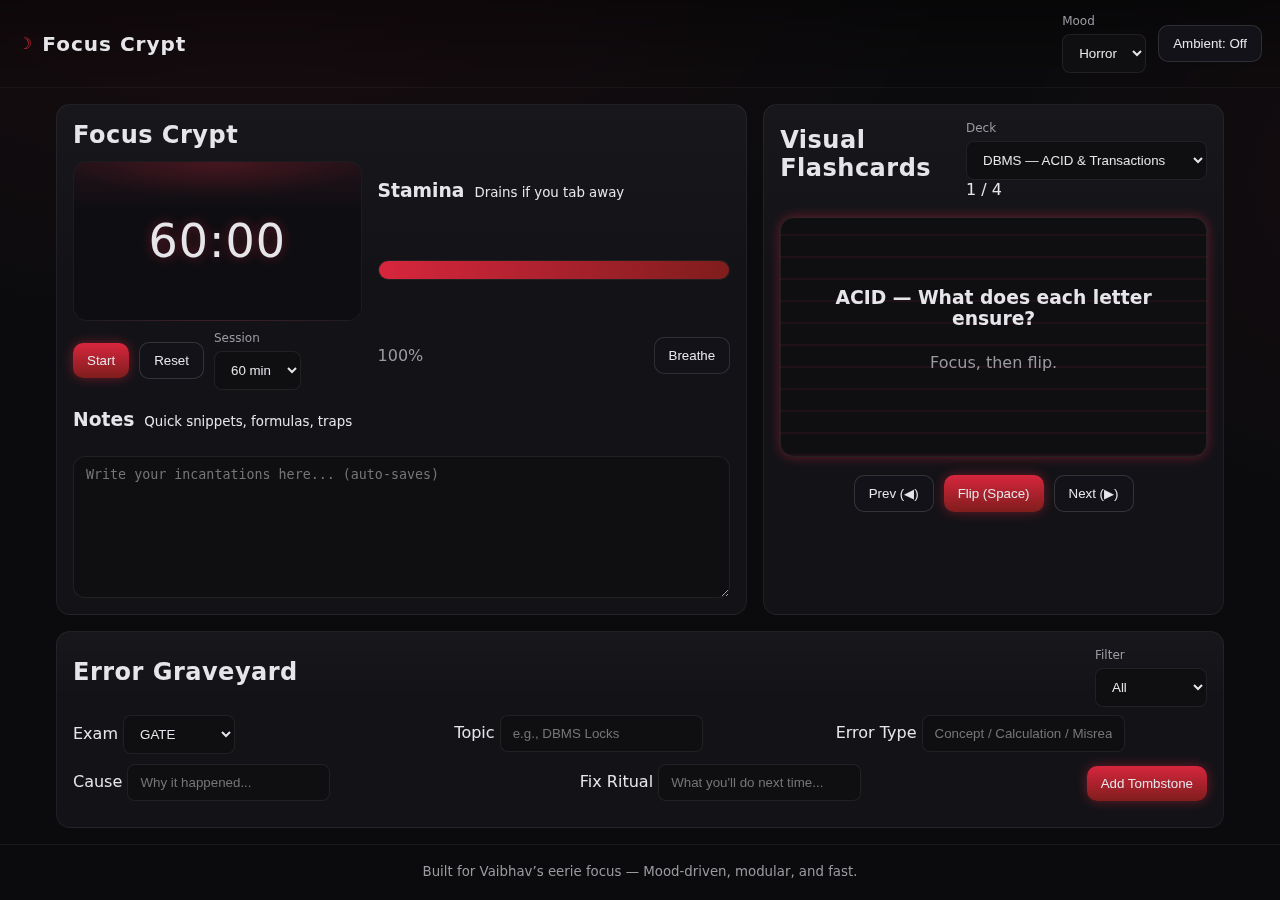
<file: CHATGPT_5/GATE_CLERK_LT website/index.html>
<!DOCTYPE html>
<html lang="en" class="theme-horror">
<head>
  <meta charset="UTF-8" />
  <meta name="viewport" content="width=device-width, initial-scale=1.0"/>
  <title>Focus Crypt — Horror Prep UI</title>
  <link rel="stylesheet" href="styles.css"/>
</head>
<body>
  <header class="topbar">
    <div class="brand">
      <span class="logo">☽</span>
      <h1>Focus Crypt</h1>
    </div>

    <div class="controls">
      <label class="control">
        Mood
        <select id="themeSelect" aria-label="Mood theme">
          <option value="horror" selected>Horror</option>
          <option value="desi">Desi</option>
          <option value="neon">Neon</option>
        </select>
      </label>

      <button id="ambientToggle" class="ghost-btn" aria-pressed="false" title="Ambient sound">
        Ambient: Off
      </button>
    </div>
  </header>

  <main class="grid">
    <!-- Focus Crypt -->
    <section id="focusCrypt" class="panel">
      <h2>Focus Crypt</h2>

      <div class="focus-row">
        <div class="timer">
          <div class="timer-face" id="timerFace">
            <span id="timeDisplay">60:00</span>
          </div>
          <div class="timer-controls">
            <button id="startPauseBtn" class="primary">Start</button>
            <button id="resetBtn" class="secondary">Reset</button>
            <label class="inline">
              Session
              <select id="sessionLength">
                <option value="25">25 min</option>
                <option value="45">45 min</option>
                <option value="60" selected>60 min</option>
                <option value="90">90 min</option>
              </select>
            </label>
          </div>
        </div>

        <div class="stamina">
          <div class="stamina-head">
            <h3>Stamina</h3>
            <small>Drains if you tab away</small>
          </div>
          <div class="stamina-bar">
            <div id="staminaFill"></div>
          </div>
          <div class="stamina-meta">
            <span id="staminaPct">100%</span>
            <button id="restoreBtn" class="ghost-btn" title="Slow restore">Breathe</button>
          </div>
        </div>
      </div>

      <div class="notes">
        <label for="studyNotes" class="notes-head">
          <h3>Notes</h3>
          <small>Quick snippets, formulas, traps</small>
        </label>
        <textarea id="studyNotes" rows="8" placeholder="Write your incantations here... (auto-saves)"></textarea>
      </div>
    </section>

    <!-- Visual Flashcards -->
    <section id="flashcards" class="panel">
      <div class="panel-head">
        <h2>Visual Flashcards</h2>
        <div class="deck-controls">
          <label class="control">
            Deck
            <select id="deckSelect">
              <option value="dbms">DBMS — ACID & Transactions</option>
              <option value="cn">Computer Networks — Protocols</option>
              <option value="gs">GS — Polity Bite-Sized</option>
            </select>
          </label>
          <span id="cardCounter">1 / 1</span>
        </div>
      </div>

      <div class="card-stage">
        <div class="flip-card" id="flipCard" tabindex="0" aria-label="Flashcard">
          <div class="flip-card-inner" id="flipInner">
            <div class="flip-card-front" id="cardFront">
              <!-- Front content injected by JS -->
            </div>
            <div class="flip-card-back" id="cardBack">
              <!-- Back content injected by JS -->
            </div>
          </div>
        </div>
      </div>

      <div class="card-actions">
        <button id="prevCard" class="secondary">Prev (◀)</button>
        <button id="flipBtn" class="primary">Flip (Space)</button>
        <button id="nextCard" class="secondary">Next (▶)</button>
      </div>
    </section>

    <!-- Error Graveyard -->
    <section id="errorGraveyard" class="panel">
      <div class="panel-head">
        <h2>Error Graveyard</h2>
        <div class="filters">
          <label class="control">
            Filter
            <select id="filterExam">
              <option value="all" selected>All</option>
              <option value="GATE">GATE</option>
              <option value="SBI">SBI Clerk</option>
              <option value="IBPS">IBPS Clerk</option>
              <option value="LT">LT Grade</option>
            </select>
          </label>
        </div>
      </div>

      <form id="errorForm" class="grave-form">
        <div class="row">
          <label>Exam
            <select name="exam" required>
              <option value="GATE">GATE</option>
              <option value="SBI">SBI Clerk</option>
              <option value="IBPS">IBPS Clerk</option>
              <option value="LT">LT Grade</option>
            </select>
          </label>
          <label>Topic
            <input name="topic" placeholder="e.g., DBMS Locks" required/>
          </label>
          <label>Error Type
            <input name="type" placeholder="Concept / Calculation / Misread" required/>
          </label>
        </div>
        <div class="row">
          <label>Cause
            <input name="cause" placeholder="Why it happened..." />
          </label>
          <label>Fix Ritual
            <input name="fix" placeholder="What you'll do next time..." />
          </label>
          <button class="primary add-btn" type="submit">Add Tombstone</button>
        </div>
      </form>

      <div id="graveyardList" class="graveyard">
        <!-- Tombstones injected here -->
      </div>
    </section>
  </main>

  <footer class="footer">
    <small>Built for Vaibhav’s eerie focus — Mood-driven, modular, and fast.</small>
  </footer>

  <script src="script.js"></script>
</body>
</html>
</file>
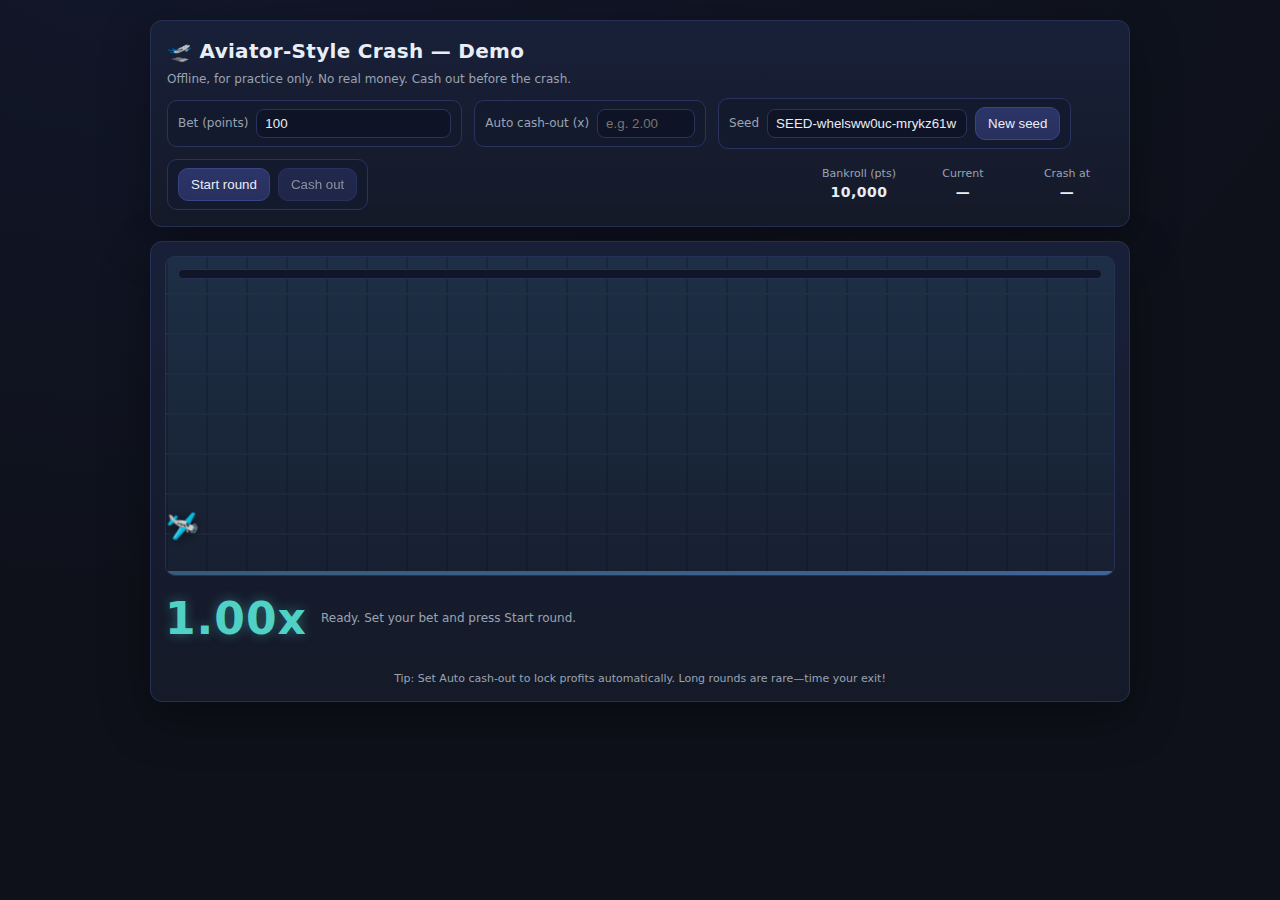
<file: CHATGPT_5/GAMES/aviator.html>
<!DOCTYPE html>
<html lang="en">
<head>
<meta charset="utf-8" />
<meta name="viewport" content="width=device-width,initial-scale=1" />
<title>Aviator-Style Crash — Demo (Offline, No Real Money)</title>
<style>
  :root{
    --bg:#0e111a; --panel:#151a28; --text:#e9edf5; --muted:#9aa3b2;
    --accent:#4fd1c5; --good:#7ddb29; --bad:#ff6b6b; --warn:#ffd166;
    --grid:#1b2135; --neon:#5ce1e6;
  }
  *{box-sizing:border-box}
  body{
    margin:0; font:14px/1.4 system-ui,Segoe UI,Roboto,Helvetica,Arial,sans-serif;
    color:var(--text); background: radial-gradient(1200px 700px at 15% -10%, #12172b, #0e111a);
    min-height:100vh; display:grid; place-items:start center; padding:20px;
  }
  .app{ width:min(100%, 980px); }
  header, .board, .panel{
    background: linear-gradient(180deg, #182039, var(--panel));
    border:1px solid #263055; border-radius:12px; box-shadow:0 16px 48px rgba(0,0,0,0.35);
  }
  header{ padding:16px; margin-bottom:14px; }
  h1{ margin:0 0 6px 0; font-size:20px; letter-spacing:.3px; }
  .subtitle{ color:var(--muted); font-size:12px; }

  .controls{ display:flex; flex-wrap:wrap; gap:10px 12px; align-items:center; margin-top:10px; }
  .group{
    display:flex; gap:8px; align-items:center; background:#141a2e; border:1px solid #2a335e;
    border-radius:10px; padding:8px 10px;
  }
  label{ color:var(--muted); font-size:12px; }
  input[type="number"], input[type="text"]{
    background:#0f1326; color:var(--text); border:1px solid #2a335e; border-radius:8px; padding:6px 8px; min-width:84px; outline:none;
  }
  button{
    background: linear-gradient(180deg, #2b3568, #28305e); color:var(--text); border:1px solid #3a4586;
    padding:8px 12px; border-radius:10px; cursor:pointer; transition:transform .04s ease, filter .2s ease;
  }
  button:hover{ filter:brightness(1.08); }
  button:active{ transform:translateY(1px); }
  button[disabled]{ opacity:.55; cursor:not-allowed; }

  .stats{ margin-left:auto; display:flex; gap:12px; align-items:center; }
  .stat{ display:grid; gap:2px; text-align:center; min-width:92px; }
  .label{ color:var(--muted); font-size:11px; }
  .value{ font-weight:700; letter-spacing:.5px; }

  .board{ padding:14px; }
  .stage{
    position:relative; overflow:hidden; height:320px; border-radius:10px;
    background:
      linear-gradient(180deg, rgba(92,225,230,0.08), rgba(92,225,230,0.02)),
      repeating-linear-gradient(0deg, var(--grid), var(--grid) 2px, transparent 2px, transparent 40px),
      repeating-linear-gradient(90deg, #12172b, #12172b 2px, transparent 2px, transparent 40px);
    border:1px solid #263055;
  }

  .ground{
    position:absolute; left:0; right:0; bottom:0; height:4px; background:linear-gradient(90deg,#2e375e,#384381);
    box-shadow:0 0 24px rgba(92,225,230,0.25) inset;
  }
  .plane{
    position:absolute; left:0; bottom:30px; font-size:26px; filter: drop-shadow(0 2px 6px rgba(0,0,0,.6));
    transform: translate(0,0) rotate(-6deg);
    transition: filter .2s ease;
  }
  .trail{
    position:absolute; left:0; bottom:32px; height:2px; background: linear-gradient(90deg, rgba(92,225,230,0.8), rgba(92,225,230,0.05));
    box-shadow:0 0 10px rgba(92,225,230,0.6);
    transform-origin:left center;
  }
  .progress{
    position:absolute; top:12px; left:12px; right:12px; height:10px; border-radius:6px;
    background:#101528; border:1px solid #263055; overflow:hidden;
  }
  .progress > .fill{
    height:100%; width:0%; background: linear-gradient(90deg, var(--neon), #00ffa3);
    box-shadow: 0 0 18px rgba(92,225,230,0.55);
    transition: width .1s linear;
  }

  .hud{
    display:flex; align-items:center; gap:14px; margin-top:12px; flex-wrap:wrap;
  }
  .mult{
    font-size:44px; font-weight:900; letter-spacing:1px;
    text-shadow: 0 0 12px rgba(92,225,230,0.35);
    color:var(--accent);
  }
  .mult.crash{ color:var(--bad); text-shadow:0 0 10px rgba(255,107,107,0.4); }
  .hint{ color:var(--muted); font-size:12px; }

  .history{
    margin-top:12px; display:flex; gap:8px; flex-wrap:wrap;
  }
  .chip{
    padding:6px 10px; border-radius:999px; font-weight:700; font-size:12px;
    border:1px solid #2a335e; background:#141a2e; color:#cbd5e8;
  }
  .chip.win{ color:#e6fffa; background:#0e2a25; border-color:#1f6b5d; }
  .chip.lose{ color:#ffecec; background:#2a1216; border-color:#5c1f31; }

  .toast{
    position:absolute; left:50%; top:18%; transform:translateX(-50%);
    background: rgba(12,16,30,0.8); border:1px solid #2a335e; color:#e9edf5;
    padding:10px 14px; border-radius:10px; font-weight:700; letter-spacing:.3px;
    box-shadow:0 12px 28px rgba(0,0,0,0.35);
    opacity:0; pointer-events:none; transition: opacity .25s ease, transform .25s ease;
  }
  .toast.show{ opacity:1; transform:translateX(-50%) translateY(0); }
  .footer{ color:var(--muted); margin-top:10px; font-size:11px; text-align:center; }
</style>
</head>
<body>
<div class="app">
  <header>
    <h1>🛫 Aviator‑Style Crash — Demo</h1>
    <div class="subtitle">Offline, for practice only. No real money. Cash out before the crash.</div>
    <div class="controls">
      <div class="group">
        <label>Bet (points)</label>
        <input id="bet" type="number" min="1" step="1" value="100" />
      </div>
      <div class="group">
        <label>Auto cash‑out (x)</label>
        <input id="auto" type="number" min="1.01" max="100" step="0.01" placeholder="e.g. 2.00" />
      </div>
      <div class="group">
        <label>Seed</label>
        <input id="seed" type="text" value="" style="min-width:200px" />
        <button id="newSeed">New seed</button>
      </div>
      <div class="group">
        <button id="start">Start round</button>
        <button id="cash" disabled>Cash out</button>
      </div>
      <div class="stats">
        <div class="stat">
          <div class="label">Bankroll (pts)</div>
          <div class="value" id="bank">10000</div>
        </div>
        <div class="stat">
          <div class="label">Current</div>
          <div class="value" id="current">—</div>
        </div>
        <div class="stat">
          <div class="label">Crash at</div>
          <div class="value" id="crash">—</div>
        </div>
      </div>
    </div>
  </header>

  <div class="board">
    <div class="stage" id="stage">
      <div class="progress"><div class="fill" id="progressFill"></div></div>
      <div class="trail" id="trail" style="width:0px"></div>
      <div class="plane" id="plane">🛩️</div>
      <div class="ground"></div>
      <div class="toast" id="toast"></div>
    </div>

    <div class="hud">
      <div class="mult" id="mult">1.00x</div>
      <div class="hint" id="status">Ready. Set your bet and press Start round.</div>
    </div>

    <div class="history" id="history"></div>
    <div class="footer">Tip: Set Auto cash‑out to lock profits automatically. Long rounds are rare—time your exit!</div>
  </div>
</div>

<script>
(() => {
  // ---------- Utilities
  const $ = sel => document.querySelector(sel);
  const randSeed = () => 'SEED-' + Math.random().toString(36).slice(2) + '-' + Date.now().toString(36);
  const clamp = (v, a, b) => Math.max(a, Math.min(b, v));
  const fmt = n => Number(n).toLocaleString(undefined, {maximumFractionDigits: 2});
  const fmtX = n => (Number(n).toFixed(2)) + 'x';

  // Simple string hash -> 32-bit int
  function hash32(str) {
    let h = 2166136261 >>> 0;
    for (let i=0;i<str.length;i++) {
      h ^= str.charCodeAt(i);
      h = Math.imul(h, 16777619);
    }
    return h >>> 0;
  }
  // Deterministic PRNG (Mulberry32)
  function mulberry32(seed) {
    return function() {
      let t = seed += 0x6D2B79F5;
      t = Math.imul(t ^ (t >>> 15), t | 1);
      t ^= t + Math.imul(t ^ (t >>> 7), t | 61);
      return ((t ^ (t >>> 14)) >>> 0) / 4294967296;
    }
  }

  // Crash generator (heavy-tailed, reproducible)
  function generateCrash(seedText, nonce) {
    const prng = mulberry32(hash32(seedText + ':' + nonce));
    const u1 = prng();
    if (prng() < 0.0125) return 1.00; // small chance of instant bust
    const raw = 1 / (1 - u1); // heavy tail: P(M > m) ~ 1/m
    const capped = Math.min(raw, 100); // cap for demo
    return Number(capped.toFixed(2));
  }

  // Web Audio beeps
  const AudioKit = (() => {
    let ctx;
    function ensure() { if (!ctx) ctx = new (window.AudioContext || window.webkitAudioContext)(); }
    function tone(freq, ms=120, type='sine', vol=0.05) {
      try {
        ensure();
        const o = ctx.createOscillator(), g = ctx.createGain();
        o.type = type; o.frequency.value = freq; g.gain.value = vol;
        o.connect(g).connect(ctx.destination);
        const now = ctx.currentTime;
        o.start(now);
        g.gain.setValueAtTime(vol, now);
        g.gain.exponentialRampToValueAtTime(0.0001, now + ms/1000);
        o.stop(now + ms/1000 + 0.02);
      } catch {}
    }
    return {
      tick: () => tone(700, 60, 'triangle', 0.03),
      cash: () => { [660, 880, 990].forEach((f,i)=>setTimeout(()=>tone(f,90,'triangle',0.05), i*100)); },
      boom: () => { tone(160, 160, 'sawtooth', 0.06); setTimeout(()=>tone(90, 160, 'sawtooth', 0.06), 120); }
    }
  })();

  // ---------- Elements
  const betEl = $('#bet');
  const autoEl = $('#auto');
  const seedEl = $('#seed');
  const bankEl = $('#bank');
  const currentEl = $('#current');
  const crashEl = $('#crash');
  const startBtn = $('#start');
  const cashBtn = $('#cash');
  const trailEl = $('#trail');
  const planeEl = $('#plane');
  const multEl = $('#mult');
  const statusEl = $('#status');
  const progFill = $('#progressFill');
  const toastEl = $('#toast');
  const historyEl = $('#history');
  const stageEl = $('#stage');

  // ---------- State
  let bankroll = 10000;
  let running = false, crashed = false, cashed = false;
  let startT = 0, T = 0, rafId = null;
  let currentMult = 1.00, crashAt = null;
  let nonce = 1;

  // Defaults
  seedEl.value = randSeed();

  $('#newSeed').addEventListener('click', () => {
    seedEl.value = randSeed();
    toast("Seed changed. Results will differ.");
  });

  function setBankroll(v){ bankroll = Math.max(0, Math.round(v)); bankEl.textContent = fmt(bankroll); }

  // Toast + Hindi line overlay
  function toast(text){
    toastEl.textContent = text;
    toastEl.classList.add('show');
    setTimeout(()=>toastEl.classList.remove('show'), 1500);
  }

  // Layout helper
  function stageWidth(){ return stageEl.clientWidth - 24; } // padding for visual nicety

  // Start round
  startBtn.addEventListener('click', () => {
    if (running) return;
    const bet = Math.max(1, Math.floor(Number(betEl.value || 0)));
    if (bet > bankroll) { statusEl.textContent = "Not enough points for that bet."; return; }

    // Prepare round
    crashed = false; cashed = false; running = true;
    setBankroll(bankroll - bet);
    currentMult = 1.00;
    const seed = seedEl.value.trim() || randSeed();
    crashAt = generateCrash(seed, nonce++);
    crashEl.textContent = fmtX(crashAt);
    currentEl.textContent = fmtX(currentMult);
    multEl.classList.remove('crash');
    multEl.textContent = fmtX(currentMult);
    statusEl.textContent = "Udaan shuru... dhyan se dekh.";
    toast("उड़ान शुरू!");
    progFill.style.width = '0%';
    trailEl.style.width = '0px';
    planeEl.style.left = '0px';
    planeEl.style.bottom = '30px';
    cashBtn.disabled = false;
    startBtn.disabled = true;

    // Time to reach crash: m(t) = e^{k t}; T = ln(crashAt)/k
    const k = 0.28; // speed
    T = Math.log(crashAt) / k;
    startT = performance.now();
    loop(bet, k);
  });

  // Cash out
  cashBtn.addEventListener('click', () => doCashOut());

  function doCashOut() {
    if (!running || crashed || cashed) return;
    cashed = true; running = false;
    cancelAnimationFrame(rafId);
    const bet = Math.max(1, Math.floor(Number(betEl.value || 0)));
    const win = Math.floor(bet * currentMult);
    setBankroll(bankroll + win);
    statusEl.textContent = `Cashed at ${fmtX(currentMult)} • Won ${fmt(win)} pts`;
    addHistory(currentMult, crashAt, true);
    AudioKit.cash();
    toast("समय पर निकले!");
    cashBtn.disabled = true;
    startBtn.disabled = false;
  }

  // Animation loop
  function loop(bet, k){
    rafId = requestAnimationFrame(ts => {
      const elapsed = (ts - startT) / 1000; // seconds
      // Exponential climb
      currentMult = Math.max(1.00, Math.exp(k * elapsed));
      if (!cashed) AudioKit.tick();

      // Auto cash-out
      const autoVal = Number(autoEl.value);
      if (!cashed && autoVal && currentMult >= autoVal) {
        return doCashOut();
      }

      // Update UI
      multEl.textContent = fmtX(currentMult);
      currentEl.textContent = fmtX(currentMult);

      // Plane position and trail
      const progressRatio = clamp(Math.log(currentMult) / Math.log(crashAt || 2), 0, 1);
      const x = Math.floor(progressRatio * stageWidth());
      planeEl.style.left = x + 'px';
      planeEl.style.bottom = (30 + Math.sqrt(progressRatio) * 120) + 'px';
      trailEl.style.width = Math.max(0, x - 8) + 'px';
      progFill.style.width = (progressRatio * 100).toFixed(1) + '%';

      // Crash check
      if (currentMult >= crashAt && !cashed) {
        running = false; crashed = true;
        multEl.classList.add('crash');
        multEl.textContent = fmtX(crashAt) + ' — CRASH';
        statusEl.textContent = `Crashed at ${fmtX(crashAt)} • Lost ${fmt(bet)} pts`;
        addHistory(currentMult, crashAt, false);
        planeEl.style.filter = 'brightness(1.3) contrast(1.2)';
        AudioKit.boom();
        toast("गिर गया... अगला राउंड?");
        cashBtn.disabled = true;
        startBtn.disabled = false;
        return;
      }

      if (running) loop(bet, k);
    });
  }

  // History chips
  function addHistory(cashAtMult, crashedAt, win){
    const chip = document.createElement('div');
    chip.className = 'chip ' + (win ? 'win' : 'lose');
    chip.textContent = (win ? 'Won @ ' : 'Bust @ ') + (win ? fmtX(cashAtMult) : fmtX(crashedAt));
    historyEl.prepend(chip);
    // Limit chips
    while (historyEl.childElementCount > 24) historyEl.lastElementChild.remove();
  }

  // Keyboard shortcuts
  window.addEventListener('keydown', (e) => {
    if (e.key.toLowerCase() === 's') startBtn.click();
    if (e.key.toLowerCase() === 'c') cashBtn.click();
  });

  // Initialize bankroll display
  setBankroll(bankroll);
})();
</script>
</body>
</html>
</file>
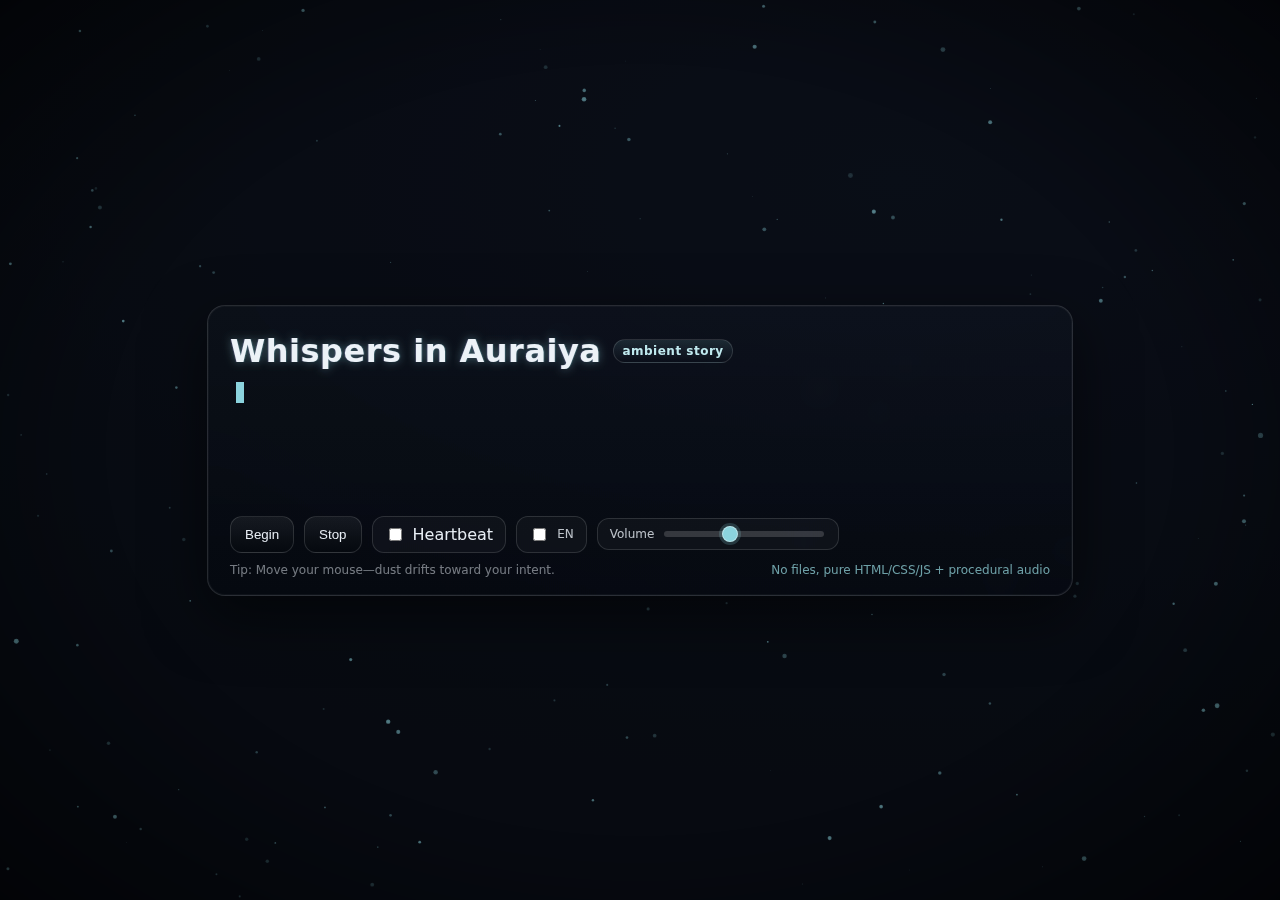
<file: CHATGPT_5/GAMES/intersting1.html>
<!DOCTYPE html>
<html lang="en">
<head>
<meta charset="utf-8" />
<meta name="viewport" content="width=device-width, initial-scale=1" />
<title>Whisper Canvas — Interactive Ambient Story</title>
<style>
  :root{
    --bg1:#05060a;
    --bg2:#0b0e17;
    --accent:#8bd3dd;
    --soft:#ffffffcc;
    --glass:#ffffff10;
    --glass-border:#ffffff22;
    --glow:#8bd3dd55;
    --caret:#8bd3dd;
  }
  html,body{
    margin:0; height:100%; background: radial-gradient(1200px 600px at 70% 20%, var(--bg2), var(--bg1));
    color:#e8eef5; font-family: ui-sans-serif,system-ui,Segoe UI,Roboto,Helvetica,Arial; overflow:hidden;
  }
  canvas#space{position:fixed; inset:0; z-index:0;}
  .vignette::after{
    content:""; position:fixed; inset:-5vmin; pointer-events:none; z-index:1;
    background: radial-gradient(ellipse at center, #0000 55%, #0008 90%, #000d 100%);
  }
  .center{
    position:fixed; inset:0; display:grid; place-items:center; z-index:2; padding:2rem;
  }
  .panel{
    width:min(820px, 92vw);
    background: linear-gradient(180deg, #ffffff05, #00000020);
    border:1px solid var(--glass-border); backdrop-filter: blur(12px) saturate(120%);
    box-shadow: 0 20px 60px #0008, 0 0 0 1px #ffffff09 inset;
    border-radius: 18px; padding: 22px 22px 18px;
  }
  .title{
    font-weight:700; font-size: clamp(22px, 3vw, 32px); letter-spacing:0.5px; margin:4px 0 8px;
    display:flex; align-items:center; gap:12px;
  }
  .title .pill{
    font-size:12px; border:1px solid var(--glass-border); padding:4px 8px; border-radius:999px; color:#bfe9ee;
    background: linear-gradient(180deg, #8bd3dd22, #0000);
  }
  .glitch{
    position:relative; display:inline-block; text-shadow: 0 0 10px var(--glow);
    animation: glowPulse 3.5s ease-in-out infinite;
  }
  .glitch::before, .glitch::after{
    content:attr(data-text); position:absolute; left:0; top:0; mix-blend-mode:screen; opacity:0.15;
  }
  .glitch::before{ transform:translate(1px, 0); color:#7ffefd; animation: glitchX 2.6s infinite; }
  .glitch::after{ transform:translate(-1px, 0); color:#b388ff; animation: glitchY 3.3s infinite; }
  @keyframes glowPulse{ 0%,100%{ text-shadow:0 0 6px var(--glow);} 50%{ text-shadow:0 0 18px var(--glow);} }
  @keyframes glitchX{ 0%,100%{transform:translate(0,0)} 10%{transform:translate(2px,-1px)} 20%{transform:translate(-1px,1px)} 30%{transform:translate(1px,0)} }
  @keyframes glitchY{ 0%,100%{transform:translate(0,0)} 15%{transform:translate(-2px,1px)} 40%{transform:translate(1px,-1px)} 75%{transform:translate(-1px,0)} }

  .story{
    margin-top: 10px; min-height: 120px; line-height:1.6; font-size: clamp(16px, 2.2vw, 18px);
    color: var(--soft); position:relative; padding-right: 6px;
  }
  .caret{
    width: 8px; height: 1.2em; background: var(--caret); display:inline-block; margin-left: 6px; vertical-align:-0.2em;
    animation: blink 1.1s step-end infinite;
  }
  @keyframes blink{ 0%,100%{opacity:0.0} 50%{opacity:0.8} }

  .controls{
    display:flex; flex-wrap:wrap; gap:10px; margin-top:16px; align-items:center;
  }
  .btn{
    border:1px solid var(--glass-border); background: linear-gradient(180deg, #ffffff10, #00000010);
    color:#e8eef5; padding:10px 14px; border-radius: 12px; cursor:pointer; transition: transform .08s ease, background .2s;
  }
  .btn:hover{ transform: translateY(-1px); background: linear-gradient(180deg, #ffffff15, #00000015); }
  .btn:active{ transform: translateY(0); }
  .toggle{
    display:inline-flex; gap:8px; align-items:center; padding:8px 12px; border-radius:12px; border:1px solid var(--glass-border);
    background:#ffffff08; cursor:pointer; user-select:none;
  }
  .label{ font-size:12px; opacity:.8; }
  input[type="range"]{
    -webkit-appearance:none; width:160px; height:6px; border-radius:999px; background:#ffffff2a; outline:none;
  }
  input[type="range"]::-webkit-slider-thumb{
    -webkit-appearance:none; width:16px; height:16px; border-radius:50%; background:var(--accent); border:1px solid #ffffff66;
    box-shadow: 0 0 0 3px #8bd3dd33;
  }
  .footer{
    margin-top: 10px; font-size:12px; opacity:.7; display:flex; justify-content:space-between; gap:12px; flex-wrap:wrap;
  }
  .hint{ opacity:.7 }
  .badge{ color:#9adfe6 }
</style>
</head>
<body class="vignette">
<canvas id="space"></canvas>

<div class="center">
  <div class="panel">
    <div class="title">
      <span class="glitch" data-text="Whispers in Auraiya">Whispers in Auraiya</span>
      <span class="pill">ambient story</span>
    </div>

    <div class="story" id="story">
      <!-- Typewriter text appears here -->
      <span class="caret"></span>
    </div>

    <div class="controls">
      <button class="btn" id="begin">Begin</button>
      <button class="btn" id="stop" disabled>Stop</button>

      <label class="toggle">
        <input type="checkbox" id="hb" />
        <span>Heartbeat</span>
      </label>

      <label class="toggle">
        <input type="checkbox" id="lang" />
        <span class="label" id="langLabel">EN</span>
      </label>

      <label class="toggle">
        <span class="label">Volume</span>
        <input type="range" id="vol" min="0" max="100" value="40" />
      </label>
    </div>

    <div class="footer">
      <div class="hint">Tip: Move your mouse—dust drifts toward your intent.</div>
      <div class="badge">No files, pure HTML/CSS/JS + procedural audio</div>
    </div>
  </div>
</div>

<script>
/* ========= Narrative (EN/HI) ========= */
const EN_LINES = [
  "The night holds its breath at the edge of the courtyard.",
  "Between neem leaves, a silver hush listens back.",
  "Footsteps you meant to take arrive before you do.",
  "Somewhere, a gate remembers the hand that closed it.",
  "If you stand very still, the wind will finish your thought."
];

const HI_LINES = [
  "आँगन की चौखट पर रात अपनी साँस रोक लेती है।",
  "नीम की पत्तियों के बीच, चाँदी-सी ख़ामोशी जवाब देती है।",
  "जो क़दम तुम्हें रखने थे, तुमसे पहले पहुँच जाते हैं।",
  "कहीं कोई फाटक उस हथेली को याद करता है जिसने उसे बंद किया था।",
  "एकदम स्थिर रहो—हवा तुम्हारा वाक्य पूरा कर देगी।"
];

let currentLang = "en";

/* ========= Typewriter ========= */
const storyEl = document.getElementById("story");
let tw = { lineIndex:0, charIndex:0, running:false, timer:null };

function getLines(){ return currentLang === "en" ? EN_LINES : HI_LINES; }

function renderType(){
  const lines = getLines();
  const visible = lines.slice(0, tw.lineIndex).join("\n") + (tw.lineIndex < lines.length ? (tw.lineIndex>0?"\n":"") + lines[tw.lineIndex].slice(0, tw.charIndex) : "");
  storyEl.innerHTML = visible.replace(/\n/g,"<br>") + ' <span class="caret"></span>';
}

function typeStep(){
  const lines = getLines();
  if(!tw.running) return;
  if(tw.lineIndex >= lines.length){ tw.running=false; return; }
  const line = lines[tw.lineIndex];

  if(tw.charIndex < line.length){
    tw.charIndex++;
    renderType();
    const ch = line[tw.charIndex-1];
    const base = 26;
    const jitter = (ch === " " ? 10 : Math.random()*16);
    setTimeout(typeStep, base + jitter);
  } else {
    // Pause at end of line
    setTimeout(()=>{
      tw.lineIndex++;
      tw.charIndex=0;
      renderType();
      setTimeout(typeStep, 300);
    }, 420);
  }
}
function startType(){
  tw.running = true; tw.lineIndex=0; tw.charIndex=0; renderType(); setTimeout(typeStep, 400);
}
function resetType(){
  tw.running=false; clearTimeout(tw.timer); tw.lineIndex=0; tw.charIndex=0; renderType();
}

/* ========= Procedural Audio ========= */
let audio = {
  ctx:null, master:null, droneA:null, droneB:null, windSrc:null, windLP:null, windHP:null,
  hbInterval:null, lfo:null, lfoGain:null
};

function createAudio(){
  audio.ctx = new (window.AudioContext || window.webkitAudioContext)();
  audio.master = audio.ctx.createGain(); audio.master.gain.value = 0.3;
  audio.master.connect(audio.ctx.destination);

  // Drone oscillators
  audio.droneA = audio.ctx.createOscillator();
  audio.droneB = audio.ctx.createOscillator();
  audio.droneA.type = "sine"; audio.droneB.type = "sine";
  audio.droneA.frequency.value = 72; // Hz
  audio.droneB.frequency.value = 72 * Math.pow(2, -3/12); // detuned minor third
  const dGain = audio.ctx.createGain(); dGain.gain.value = 0.14;
  audio.droneA.connect(dGain); audio.droneB.connect(dGain);
  dGain.connect(audio.master);

  // LFO for gentle tremolo
  audio.lfo = audio.ctx.createOscillator(); audio.lfo.type="sine"; audio.lfo.frequency.value = 0.12;
  audio.lfoGain = audio.ctx.createGain(); audio.lfoGain.gain.value = 0.1;
  audio.lfo.connect(audio.lfoGain); audio.lfoGain.connect(dGain.gain);

  // Wind (filtered noise)
  const bufferSize = 2 * audio.ctx.sampleRate;
  const noiseBuffer = audio.ctx.createBuffer(1, bufferSize, audio.ctx.sampleRate);
  const data = noiseBuffer.getChannelData(0);
  for(let i=0;i<bufferSize;i++){ data[i] = Math.random() * 2 - 1; }
  audio.windSrc = audio.ctx.createBufferSource();
  audio.windSrc.buffer = noiseBuffer; audio.windSrc.loop = true;

  audio.windLP = audio.ctx.createBiquadFilter(); audio.windLP.type="lowpass"; audio.windLP.frequency.value = 600;
  audio.windHP = audio.ctx.createBiquadFilter(); audio.windHP.type="highpass"; audio.windHP.frequency.value = 80;

  const wGain = audio.ctx.createGain(); wGain.gain.value = 0.18;

  audio.windSrc.connect(audio.windLP); audio.windLP.connect(audio.windHP); audio.windHP.connect(wGain); wGain.connect(audio.master);

  // Start sources
  audio.droneA.start(); audio.droneB.start(); audio.windSrc.start();
  audio.lfo.start();

  // Gentle filter wander
  let t = 0;
  function wander(){
    t += 0.005;
    const lp = 400 + 250 * (0.5 + 0.5*Math.sin(t*0.7));
    const hp = 60 + 40 * (0.5 + 0.5*Math.sin(t*1.3 + 1.2));
    audio.windLP.frequency.setTargetAtTime(lp, audio.ctx.currentTime, 0.4);
    audio.windHP.frequency.setTargetAtTime(hp, audio.ctx.currentTime, 0.4);
    if(audio.ctx.state !== "closed") requestAnimationFrame(wander);
  }
  wander();
}

function startHeartbeat(enabled){
  stopHeartbeat();
  if(!enabled || !audio.ctx) return;
  const g = audio.ctx.createGain(); g.gain.value = 0.0; g.connect(audio.master);
  const o = audio.ctx.createOscillator(); o.type="sine"; o.frequency.value = 50; o.connect(g); o.start();
  let bpm = 52;
  audio.hbInterval = setInterval(()=>{
    // double pulse "lub-dub"
    const now = audio.ctx.currentTime;
    pulse(now); pulse(now + 0.18);
  }, (60/bpm)*1000);

  function pulse(time){
    g.gain.cancelScheduledValues(time);
    g.gain.setValueAtTime(0.0, time);
    g.gain.linearRampToValueAtTime(0.25, time + 0.02);
    g.gain.exponentialRampToValueAtTime(0.001, time + 0.45);
  }
  audio.hbGain = g; audio.hbOsc=o;
}
function stopHeartbeat(){
  if(audio.hbInterval){ clearInterval(audio.hbInterval); audio.hbInterval=null; }
  if(audio.hbGain){ try{ audio.hbGain.disconnect(); }catch{} audio.hbGain=null; }
  if(audio.hbOsc){ try{ audio.hbOsc.stop(); }catch{} audio.hbOsc=null; }
}

function setVolume(v){
  if(audio.master){ audio.master.gain.value = v; }
}

/* ========= Controls ========= */
const beginBtn = document.getElementById("begin");
const stopBtn = document.getElementById("stop");
const vol = document.getElementById("vol");
const hb = document.getElementById("hb");
const langToggle = document.getElementById("lang");
const langLabel = document.getElementById("langLabel");

beginBtn.addEventListener("click", async ()=>{
  beginBtn.disabled = true;
  try{
    if(!audio.ctx) createAudio();
    if(audio.ctx.state === "suspended") await audio.ctx.resume();
    setVolume(parseInt(vol.value,10)/100);
    startType();
    startHeartbeat(hb.checked);
    stopBtn.disabled = false;
  }catch(e){
    console.warn(e);
    beginBtn.disabled = false;
  }
});

stopBtn.addEventListener("click", async ()=>{
  if(audio.ctx){
    await audio.ctx.suspend();
  }
  tw.running = false;
  stopHeartbeat();
  stopBtn.disabled = true;
  beginBtn.disabled = false;
});

vol.addEventListener("input", e=> setVolume(parseInt(e.target.value,10)/100));
hb.addEventListener("change", e=> startHeartbeat(e.target.checked));
langToggle.addEventListener("change", ()=>{
  currentLang = langToggle.checked ? "hi" : "en";
  langLabel.textContent = currentLang.toUpperCase();
  // restart typer for new language
  startType();
});

/* ========= Space Dust Canvas ========= */
const canvas = document.getElementById("space");
const ctx = canvas.getContext("2d", { alpha:true });
let w=0,h=0, dpr=1;
let mouse = { x:0.5, y:0.5 };
const COUNT = 180;
const dust = [];

function resize(){
  dpr = Math.min(2, window.devicePixelRatio || 1);
  w = canvas.clientWidth = window.innerWidth;
  h = canvas.clientHeight = window.innerHeight;
  canvas.width = Math.floor(w * dpr);
  canvas.height = Math.floor(h * dpr);
  ctx.setTransform(dpr,0,0,dpr,0,0);
}
window.addEventListener("resize", resize);
resize();

function makeParticle(){
  return {
    x: Math.random()*w,
    y: Math.random()*h,
    z: Math.random()*1 + 0.2, // depth
    r: Math.random()*1.6 + 0.3,
    vx: (Math.random()-0.5)*0.15,
    vy: (Math.random()-0.5)*0.15,
    a: Math.random()*Math.PI*2
  };
}
for(let i=0;i<COUNT;i++) dust.push(makeParticle());

window.addEventListener("mousemove", e=>{
  mouse.x = e.clientX / w; mouse.y = e.clientY / h;
});

function draw(){
  ctx.clearRect(0,0,w,h);
  // faint starfield wash
  ctx.fillStyle = "rgba(10, 14, 24, 0.55)";
  ctx.fillRect(0,0,w,h);

  for(const p of dust){
    const pullX = (mouse.x - 0.5) * 0.12 * p.z;
    const pullY = (mouse.y - 0.5) * 0.12 * p.z;
    p.x += p.vx + pullX;
    p.y += p.vy + pullY;
    p.a += 0.005 + (1-p.z)*0.01;

    // wrap
    if(p.x < -10) p.x = w+10; if(p.x > w+10) p.x = -10;
    if(p.y < -10) p.y = h+10; if(p.y > h+10) p.y = -10;

    const alpha = 0.25 + 0.45*(1-p.z);
    const size = p.r * (1.2 + Math.sin(p.a)*0.2);
    const grad = ctx.createRadialGradient(p.x, p.y, 0, p.x, p.y, size*6);
    grad.addColorStop(0, `rgba(139, 211, 221, ${alpha})`);
    grad.addColorStop(1, "rgba(139, 211, 221, 0)");
    ctx.fillStyle = grad;
    ctx.beginPath();
    ctx.arc(p.x, p.y, size, 0, Math.PI*2);
    ctx.fill();
  }
  requestAnimationFrame(draw);
}
draw();

// Initial render
renderType();
</script>
</body>
</html>
</file>
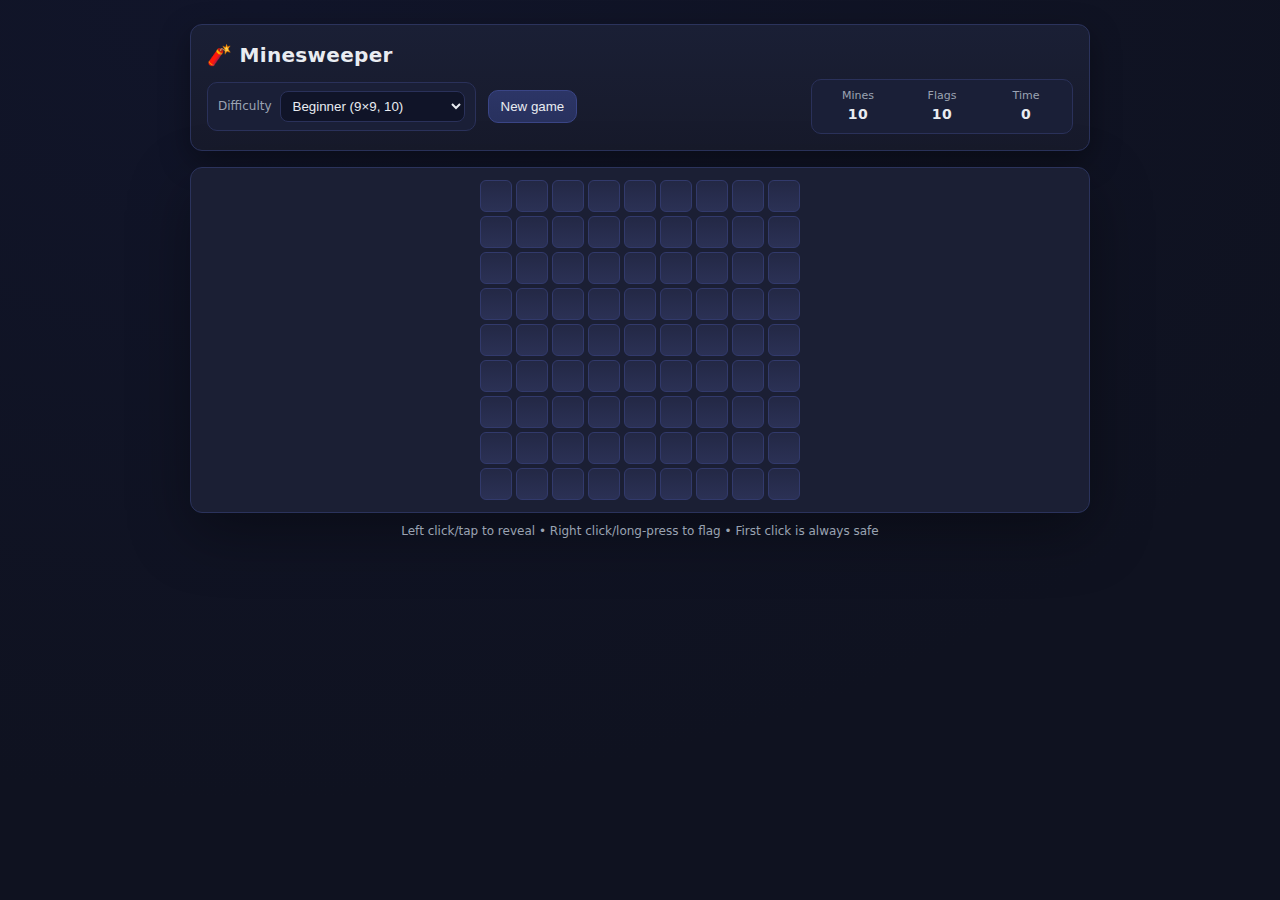
<file: CHATGPT_5/GAMES/minesweeper.html>
<!DOCTYPE html>
<html lang="en">
<head>
<meta charset="utf-8" />
<meta name="viewport" content="width=device-width, initial-scale=1" />
<title>Minesweeper — Instant Play</title>
<style>
  :root {
    --cell: 32px;
    --gap: 4px;
    --bg: #0f1220;
    --panel: #171a2b;
    --text: #e9ecf1;
    --muted: #9aa3b2;
    --accent: #4fd1c5;
    --danger: #ff5874;
    --flag: #ffb020;
    --gridBg: #1b1f34;
    --cellUp: #232845;
    --cellDown: #2b3155;
  }

  * { box-sizing: border-box; }
  body {
    margin: 0;
    font: 14px/1.4 system-ui, Segoe UI, Roboto, Helvetica, Arial, sans-serif;
    color: var(--text);
    background: radial-gradient(1200px 800px at 20% 0%, #11152a, var(--bg));
    display: grid;
    place-items: start center;
    min-height: 100vh;
    padding: 24px;
  }

  .app {
    width: min(100%, 900px);
  }

  header {
    background: linear-gradient(180deg, #1a1f35, var(--panel));
    border: 1px solid #2b335c;
    border-radius: 12px;
    padding: 16px;
    box-shadow: 0 10px 30px rgba(0,0,0,0.35);
    margin-bottom: 16px;
  }

  h1 {
    margin: 0 0 10px 0;
    font-size: 20px;
    letter-spacing: 0.3px;
  }

  .controls {
    display: flex;
    flex-wrap: wrap;
    gap: 10px 12px;
    align-items: center;
  }
  .controls .group {
    display: flex;
    gap: 8px;
    align-items: center;
    background: #1a1f37;
    border: 1px solid #2a315a;
    border-radius: 10px;
    padding: 8px 10px;
  }
  label { color: var(--muted); font-size: 12px; }
  select, input[type="number"] {
    background: #101428;
    color: var(--text);
    border: 1px solid #2a315a;
    border-radius: 8px;
    padding: 6px 8px;
    min-width: 70px;
    outline: none;
  }
  button {
    background: linear-gradient(180deg, #2c3566, #28315e);
    color: var(--text);
    border: 1px solid #3a4586;
    padding: 8px 12px;
    border-radius: 10px;
    cursor: pointer;
    transition: transform 0.04s ease, filter 0.2s ease;
  }
  button:hover { filter: brightness(1.08); }
  button:active { transform: translateY(1px); }

  .stats {
    margin-left: auto;
    display: flex;
    gap: 12px;
    align-items: center;
    background: #1a1f37;
    border: 1px solid #2a315a;
    border-radius: 10px;
    padding: 8px 10px;
  }
  .stat {
    display: grid;
    gap: 2px;
    text-align: center;
    min-width: 72px;
  }
  .stat .label { color: var(--muted); font-size: 11px; }
  .stat .value { font-weight: 700; letter-spacing: 0.5px; }

  .board-wrap {
    background: var(--gridBg);
    border: 1px solid #2b335c;
    border-radius: 12px;
    box-shadow: 0 20px 60px rgba(0,0,0,0.35);
    padding: 12px;
  }

  #board {
    display: grid;
    grid-template-columns: repeat(var(--cols), var(--cell));
    gap: var(--gap);
    justify-content: center;
    touch-action: manipulation;
    user-select: none;
  }

  .cell {
    width: var(--cell);
    height: var(--cell);
    display: grid;
    place-items: center;
    border-radius: 6px;
    background: linear-gradient(180deg, var(--cellUp), var(--cellDown));
    border: 1px solid #323a6c;
    color: #dfe6ff;
    font-weight: 700;
    cursor: pointer;
    position: relative;
  }
  .cell.revealed {
    background: #141831;
    border-color: #2a2f55;
    cursor: default;
  }
  .cell.flagged::after {
    content: "⚑";
    color: var(--flag);
    font-size: 18px;
  }
  .cell.mine.revealed::after {
    content: "💣";
    font-size: 18px;
  }
  .cell.bad {
    background: #3a0f1f;
    border-color: #5c1f31;
    animation: throb 400ms ease-in-out 2;
  }
  @keyframes throb {
    0%,100% { transform: scale(1); }
    50% { transform: scale(0.97); }
  }

  /* Number colors */
  .n1 { color: #4fd1c5; }
  .n2 { color: #7ddb29; }
  .n3 { color: #ffd166; }
  .n4 { color: #f78c6b; }
  .n5 { color: #ff6b6b; }
  .n6 { color: #c084fc; }
  .n7 { color: #63b3ed; }
  .n8 { color: #a0aec0; }

  .footer {
    color: var(--muted);
    margin-top: 10px;
    font-size: 12px;
    text-align: center;
  }
</style>
</head>
<body>
<div class="app">
  <header>
    <h1>🧨 Minesweeper</h1>
    <div class="controls">
      <div class="group">
        <label for="preset">Difficulty</label>
        <select id="preset">
          <option value="beg">Beginner (9×9, 10)</option>
          <option value="int">Intermediate (16×16, 40)</option>
          <option value="exp">Expert (16×30, 99)</option>
          <option value="cus">Custom</option>
        </select>
      </div>

      <div class="group" id="customGroup" style="display:none">
        <label>Rows</label><input id="rows" type="number" min="5" max="50" value="10" />
        <label>Cols</label><input id="cols" type="number" min="5" max="60" value="10" />
        <label>Mines</label><input id="mines" type="number" min="1" max="500" value="15" />
      </div>

      <button id="newGame">New game</button>

      <div class="stats">
        <div class="stat">
          <div class="label">Mines</div>
          <div class="value" id="mineCount">0</div>
        </div>
        <div class="stat">
          <div class="label">Flags</div>
          <div class="value" id="flagsLeft">0</div>
        </div>
        <div class="stat">
          <div class="label">Time</div>
          <div class="value" id="time">0</div>
        </div>
      </div>
    </div>
  </header>

  <div class="board-wrap">
    <div id="board" aria-label="Minesweeper grid"></div>
  </div>

  <div class="footer">Left click/tap to reveal • Right click/long-press to flag • First click is always safe</div>
</div>

<script>
(function() {
  // --------- Utility: tiny sound cues via Web Audio
  const AudioKit = (() => {
    let ctx;
    function ensureCtx() {
      if (!ctx) ctx = new (window.AudioContext || window.webkitAudioContext)();
    }
    function tone(freq=440, ms=80, type='sine', gain=0.05) {
      ensureCtx();
      const osc = ctx.createOscillator();
      const g = ctx.createGain();
      osc.type = type;
      osc.frequency.value = freq;
      g.gain.value = gain;
      osc.connect(g).connect(ctx.destination);
      const now = ctx.currentTime;
      osc.start(now);
      g.gain.setValueAtTime(gain, now);
      g.gain.exponentialRampToValueAtTime(0.0001, now + ms/1000);
      osc.stop(now + ms/1000 + 0.02);
    }
    return {
      reveal: () => tone(600, 40, 'triangle', 0.03),
      flag:   () => tone(330, 60, 'square', 0.04),
      boom:   () => { tone(110, 120, 'sawtooth', 0.06); setTimeout(()=>tone(70,120,'sawtooth',0.06), 80); },
      win:    () => { [660, 880, 990].forEach((f,i)=>setTimeout(()=>tone(f,90,'triangle',0.05), i*110)); }
    };
  })();

  // --------- State
  let R=9, C=9, M=10;
  let firstClick = true;
  let over = false;
  let board = [];     // cells: {mine, count, revealed, flagged}
  let flags = 0;
  let timer = 0, tId = null;

  const elBoard = document.getElementById('board');
  const elTime = document.getElementById('time');
  const elMineCount = document.getElementById('mineCount');
  const elFlagsLeft = document.getElementById('flagsLeft');
  const elPreset = document.getElementById('preset');
  const elRows = document.getElementById('rows');
  const elCols = document.getElementById('cols');
  const elMines = document.getElementById('mines');
  const elCustomGroup = document.getElementById('customGroup');
  const btnNew = document.getElementById('newGame');

  function setGridVars() {
    elBoard.style.setProperty('--cols', C);
  }

  function init() {
    over = false;
    firstClick = true;
    flags = 0;
    timer = 0;
    stopTimer();
    elTime.textContent = '0';
    elMineCount.textContent = M;
    elFlagsLeft.textContent = M - flags;
    setGridVars();

    board = Array.from({length: R}, () =>
      Array.from({length: C}, () => ({
        mine: false, count: 0, revealed: false, flagged: false
      }))
    );
    drawBoard();
  }

  function startTimer() {
    if (tId) return;
    tId = setInterval(() => {
      timer++;
      elTime.textContent = String(timer);
    }, 1000);
  }
  function stopTimer() {
    if (tId) { clearInterval(tId); tId = null; }
  }

  function inBounds(r, c) { return r>=0 && c>=0 && r<R && c<C; }
  const around = (r, c) => {
    const out = [];
    for (let dr=-1; dr<=1; dr++) for (let dc=-1; dc<=1; dc++) {
      if (dr===0 && dc===0) continue;
      const nr=r+dr, nc=c+dc;
      if (inBounds(nr,nc)) out.push([nr,nc]);
    }
    return out;
  };

  function placeMinesSafe(safeR, safeC) {
    const safe = new Set();
    safe.add(safeR + ',' + safeC);
    around(safeR,safeC).forEach(([r,c]) => safe.add(r+','+c)); // protect 3x3
    let placed = 0;
    while (placed < M) {
      const r = Math.floor(Math.random()*R);
      const c = Math.floor(Math.random()*C);
      const key = r+','+c;
      if (safe.has(key)) continue;
      const cell = board[r][c];
      if (!cell.mine) {
        cell.mine = true;
        placed++;
      }
    }
    // counts
    for (let r=0;r<R;r++) for (let c=0;c<C;c++) {
      if (board[r][c].mine) continue;
      let cnt = 0;
      for (const [nr,nc] of around(r,c)) if (board[nr][nc].mine) cnt++;
      board[r][c].count = cnt;
    }
  }

  function revealCell(r, c) {
    const cell = board[r][c];
    if (cell.revealed || cell.flagged) return;
    cell.revealed = true;

    if (cell.mine) {
      // reveal all mines
      for (let i=0;i<R;i++) for (let j=0;j<C;j++) {
        if (board[i][j].mine) board[i][j].revealed = true;
      }
      drawBoard();
      document.querySelector(`.cell[data-r="${r}"][data-c="${c}"]`)?.classList.add('bad');
      over = true;
      stopTimer();
      AudioKit.boom();
      setTimeout(()=>alert('Boom! Game over.'), 10);
      return;
    }

    // flood fill if zero
    if (cell.count === 0) {
      const q = [[r,c]];
      while (q.length) {
        const [cr, cc] = q.shift();
        for (const [nr, nc] of around(cr, cc)) {
          const ncell = board[nr][nc];
          if (!ncell.revealed && !ncell.flagged && !ncell.mine) {
            ncell.revealed = true;
            if (ncell.count === 0) q.push([nr,nc]);
          }
        }
      }
    }
    AudioKit.reveal();
    drawBoard();
    checkWin();
  }

  function toggleFlag(r, c) {
    const cell = board[r][c];
    if (cell.revealed) return;
    cell.flagged = !cell.flagged;
    flags += cell.flagged ? 1 : -1;
    elFlagsLeft.textContent = Math.max(0, M - flags);
    AudioKit.flag();
    drawBoard();
  }

  function checkWin() {
    for (let r=0;r<R;r++) for (let c=0;c<C;c++) {
      const cell = board[r][c];
      if (!cell.mine && !cell.revealed) return;
    }
    over = true;
    stopTimer();
    AudioKit.win();
    setTimeout(()=>alert('You win!'), 10);
  }

  function drawBoard() {
    // Build HTML once for speed
    const frag = document.createDocumentFragment();
    elBoard.innerHTML = '';
    for (let r=0; r<R; r++) {
      for (let c=0; c<C; c++) {
        const cell = board[r][c];
        const div = document.createElement('div');
        div.className = 'cell';
        div.dataset.r = r;
        div.dataset.c = c;
        if (cell.revealed) {
          div.classList.add('revealed');
          if (cell.mine) {
            div.classList.add('mine');
          } else if (cell.count > 0) {
            div.textContent = cell.count;
            div.classList.add('n'+cell.count);
          }
        } else if (cell.flagged) {
          div.classList.add('flagged');
        }
        frag.appendChild(div);
      }
    }
    elBoard.appendChild(frag);
  }

  // --------- Events
  // Prevent context menu on right click for flags
  elBoard.addEventListener('contextmenu', e => e.preventDefault());

  // Mouse interactions
  elBoard.addEventListener('mousedown', (e) => {
    const target = e.target.closest('.cell');
    if (!target || over) return;
    const r = +target.dataset.r, c = +target.dataset.c;

    if (e.button === 2) { // right click
      toggleFlag(r, c);
      return;
    }
    if (e.button === 0) { // left click
      if (firstClick) {
        placeMinesSafe(r, c);
        firstClick = false;
        startTimer();
      }
      revealCell(r, c);
    }
  });

  // Touch interactions: tap = reveal, long press = flag
  let touchTimer = null, longPress = false;
  elBoard.addEventListener('touchstart', (e) => {
    const target = e.target.closest('.cell');
    if (!target || over) return;
    const r = +target.dataset.r, c = +target.dataset.c;
    longPress = false;

    touchTimer = setTimeout(() => {
      longPress = true;
      toggleFlag(r, c);
    }, 420);

    target.addEventListener('touchend', function handler(ev) {
      target.removeEventListener('touchend', handler);
      clearTimeout(touchTimer);
      if (!longPress) {
        if (firstClick) {
          placeMinesSafe(r, c);
          firstClick = false;
          startTimer();
        }
        revealCell(r, c);
      }
      ev.preventDefault();
    }, { once: true });
  }, { passive: true });

  // Controls
  elPreset.addEventListener('change', () => {
    const v = elPreset.value;
    elCustomGroup.style.display = v === 'cus' ? '' : 'none';
    if (v === 'beg') { R=9; C=9; M=10; init(); }
    if (v === 'int') { R=16; C=16; M=40; init(); }
    if (v === 'exp') { R=16; C=30; M=99; init(); }
  });

  btnNew.addEventListener('click', () => {
    if (elPreset.value === 'cus') {
      const r = Math.max(5, Math.min(50, parseInt(elRows.value||10)));
      const c = Math.max(5, Math.min(60, parseInt(elCols.value||10)));
      const maxM = Math.max(1, r*c - 9); // leave room for safe zone
      const m = Math.max(1, Math.min(maxM, parseInt(elMines.value||15)));
      R=r; C=c; M=m;
    }
    init();
  });

  // Initial boot
  init();
})();
</script>
</body>
</html>
</file>
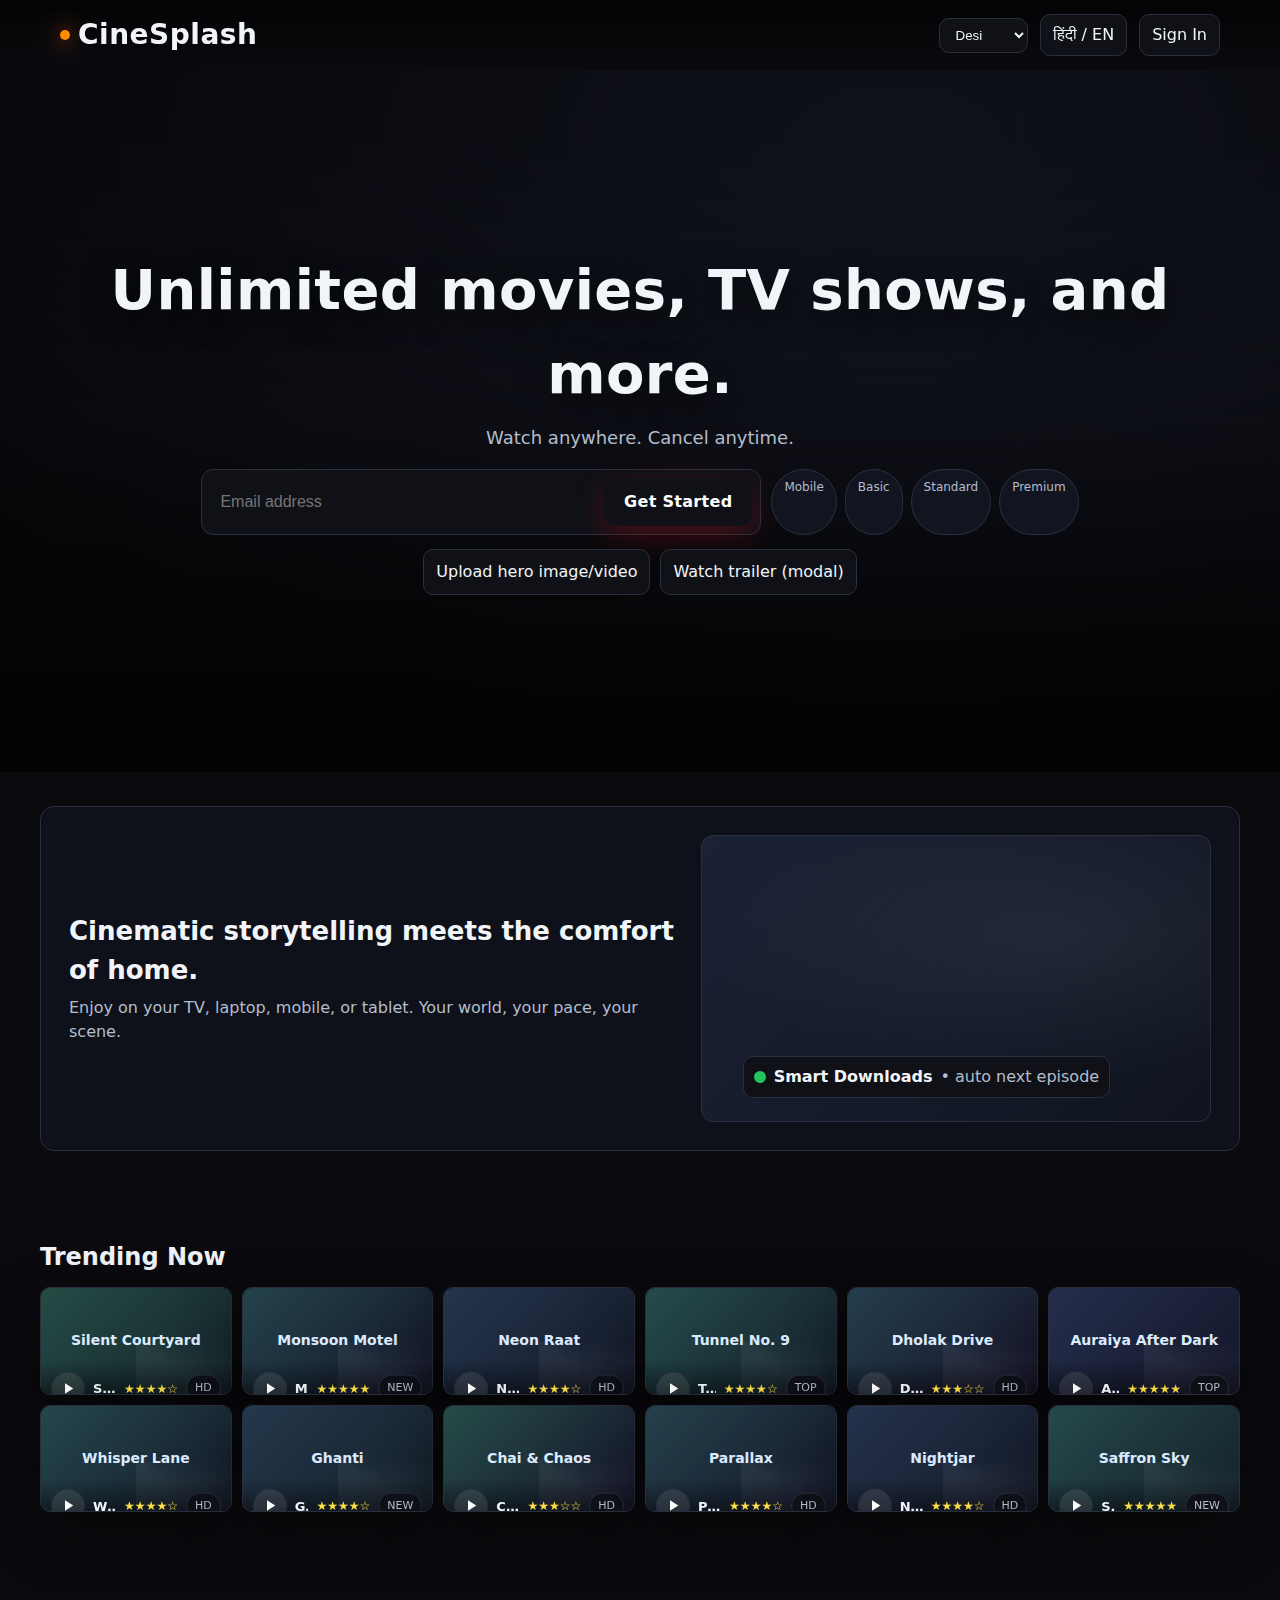
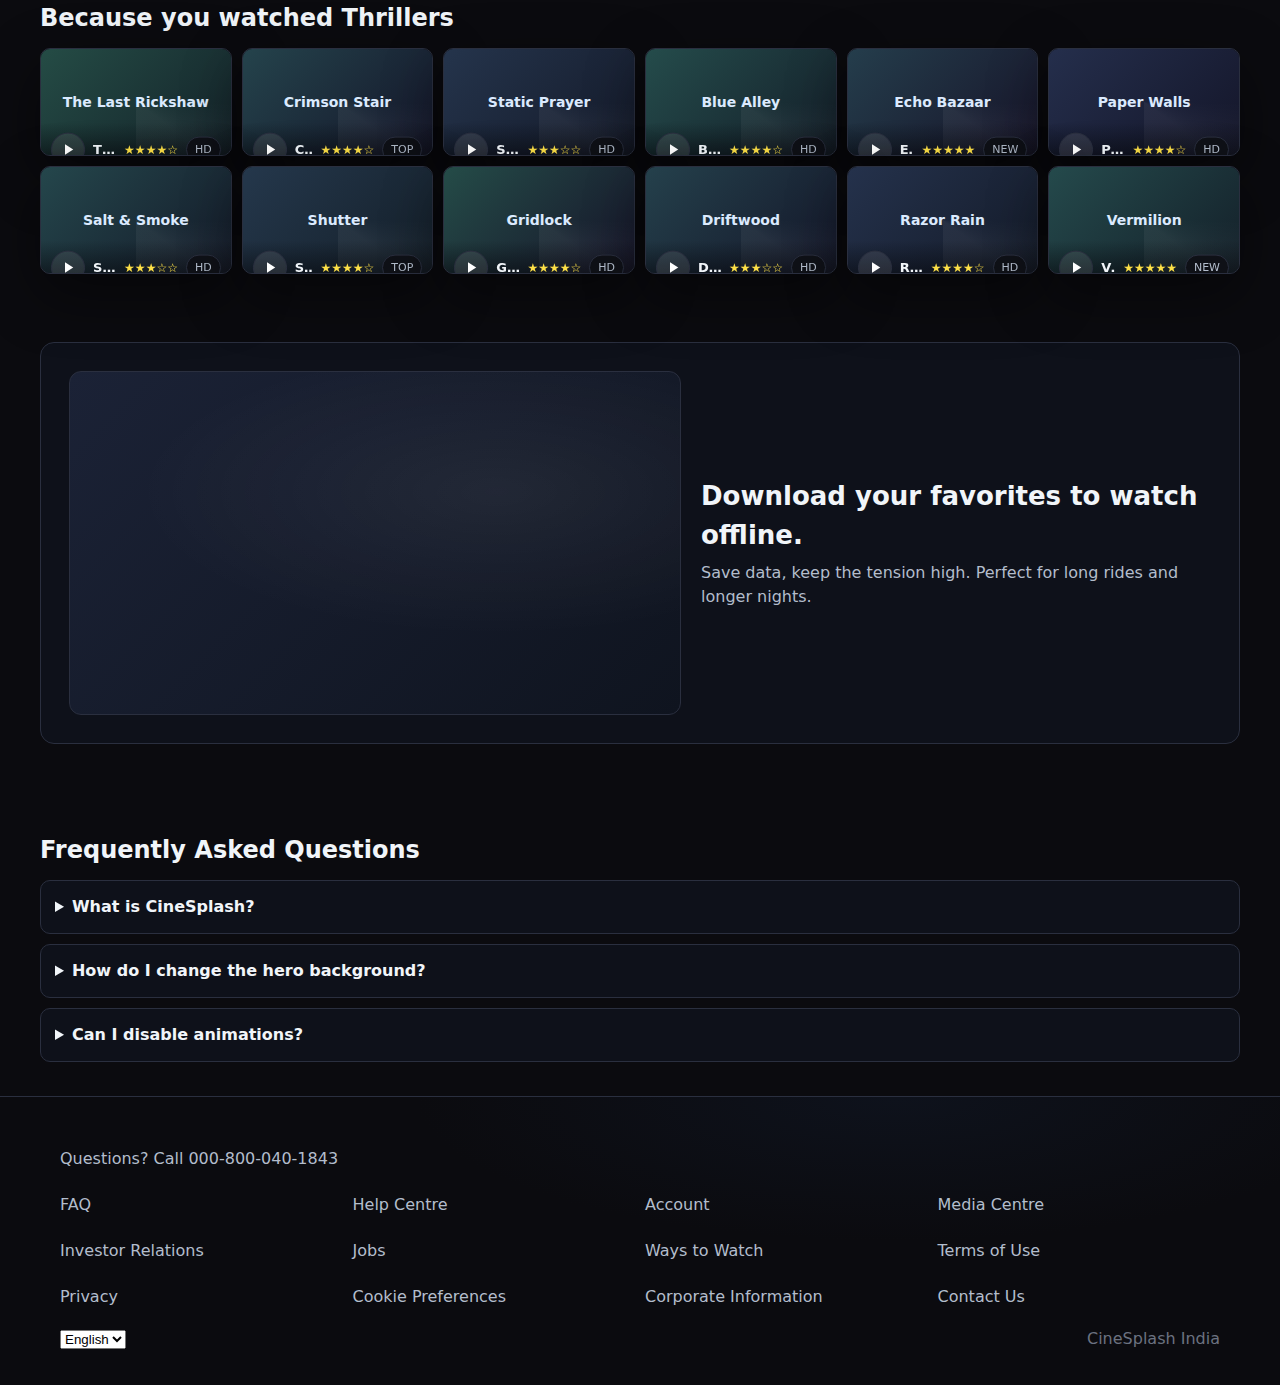
<file: CHATGPT_5/GAMES/netflix.html>
<!DOCTYPE html>
<html lang="en">
<head>
<meta charset="utf-8" />
<meta name="viewport" content="width=device-width,initial-scale=1" />
<meta name="color-scheme" content="dark light" />
<title>CineSplash — Netflix-style Landing</title>
<style>
  :root{
    --bg:#0b0b0f; --panel:#111217; --panel-2:#151823; --text:#f1f5f9; --muted:#b3bdcc;
    --accent:#e50914; --accent-2:#f6121d; --ok:#22c55e; --warn:#f59e0b;
    --ring:#222737; --card:#0f1117; --link:#94a3b8;
    --shadow: 0 20px 60px rgba(0,0,0,.45);
    --hero-image: radial-gradient(1200px 600px at 70% 10%, #22273a, #0b0b0f);
  }
  [data-theme="neon"]{ --accent:#7ef9ff; --accent-2:#22d3ee; --ring:#233245; }
  [data-theme="desi"]{ --accent:#ff8c00; --accent-2:#ff5d00; --ring:#2a2f3f; }

  *{ box-sizing:border-box }
  html,body{ height:100% }
  body{
    margin:0; font-family: ui-sans-serif, system-ui, "Segoe UI", Roboto, Helvetica, Arial, "Noto Sans Devanagari", "Mangal";
    background: var(--bg); color: var(--text); line-height: 1.5;
  }
  a{ color: var(--link); text-decoration: none }
  a:hover{ text-decoration: underline }
  img{ max-width:100%; display:block }
  button{ font: inherit }
  .wrap{ max-width: 1200px; padding: 0 20px; margin: 0 auto }

  /* Top Nav */
  .nav{
    position: sticky; top:0; z-index:20;
    background: linear-gradient(180deg, rgba(0,0,0,.65), rgba(0,0,0,0));
    padding: 14px 0;
    backdrop-filter: blur(4px);
  }
  .nav .row{
    display:flex; align-items:center; gap:12px;
  }
  .logo{
    font-weight:800; font-size: clamp(20px, 2.5vw, 28px);
    color: var(--text); letter-spacing:.5px; display:flex; align-items:center; gap:8px;
  }
  .logo .dot{ width:10px; height:10px; border-radius:50%; background:var(--accent); box-shadow:0 0 20px var(--accent-2) }
  .nav .sp{ flex:1 }
  .nav .btn, .nav select{
    background:#0f1117; border: 1px solid var(--ring); color:var(--text);
    padding:8px 12px; border-radius: 10px; cursor:pointer;
  }
  .nav .btn:hover{ filter: brightness(1.1) }

  /* Hero */
  .hero{
    position:relative; min-height: 78vh; display:grid; place-items:center; overflow:hidden;
    background: var(--hero-image);
  }
  .hero video{
    position:absolute; inset:0; width:100%; height:100%; object-fit:cover; opacity:.35; filter: saturate(1.1) contrast(1.1);
    display:none;
  }
  .hero::after{
    content:""; position:absolute; inset:0;
    background: linear-gradient(180deg, rgba(0,0,0,.55) 10%, rgba(0,0,0,.4) 50%, rgba(0,0,0,.8) 100%);
    pointer-events:none;
  }
  .hero-content{
    position:relative; z-index:1; text-align:center; padding: 40px 0;
  }
  .headline{
    font-weight:900; font-size: clamp(28px, 5vw, 56px); letter-spacing:.4px;
    text-shadow: 0 10px 30px rgba(0,0,0,.6);
  }
  .tagline{ color: var(--muted); font-size: clamp(14px, 2.4vw, 18px); margin-top:8px }
  .cta{
    margin-top:18px; display:flex; flex-wrap:wrap; gap:10px; justify-content:center;
  }
  .field{
    display:flex; align-items:center; gap:10px; padding:8px; background:#0f1117; border:1px solid var(--ring);
    border-radius:12px; width:min(560px, 95vw);
  }
  .field input{
    flex:1; background:transparent; border:none; outline:none; color:var(--text); padding:10px; font-size:16px;
  }
  .cta .action{
    background: linear-gradient(180deg, var(--accent), var(--accent-2));
    color:#fff; border:none; padding:12px 20px; border-radius:12px; cursor:pointer; font-weight:800; letter-spacing:.3px;
    box-shadow: 0 10px 30px rgba(229,9,20,.25);
  }
  .cta .action:hover{ filter: brightness(1.05) }
  .cta .tiers{ display:flex; gap:8px; flex-wrap:wrap }
  .chip{
    border:1px solid var(--ring); background:#121420; color: var(--muted);
    padding:8px 12px; border-radius:999px; font-size:12px;
  }
  .hero-tools{
    margin-top:14px; display:flex; gap:10px; justify-content:center; flex-wrap:wrap;
  }
  .hero-tools .btn{ background:#0f1117; border:1px solid var(--ring); color:var(--text); padding:10px 12px; border-radius:10px; cursor:pointer }
  .hero-tools input[type="file"]{ display:none }

  /* Rows */
  .section{ padding: 34px 0 }
  .row-title{ font-weight:800; margin-bottom:12px }
  .grid{
    display:grid; grid-template-columns: repeat(6, 1fr); gap:10px;
  }
  @media (max-width: 1100px){ .grid{ grid-template-columns: repeat(5, 1fr) } }
  @media (max-width: 900px){ .grid{ grid-template-columns: repeat(4, 1fr) } }
  @media (max-width: 700px){ .grid{ grid-template-columns: repeat(3, 1fr) } }
  @media (max-width: 520px){ .grid{ grid-template-columns: repeat(2, 1fr) } }

  .card{
    position:relative; aspect-ratio: 16/9; border-radius:10px; overflow:hidden; background:#0f1117; border:1px solid var(--ring);
    box-shadow: var(--shadow); transform: translateZ(0);
  }
  .thumb{
    position:absolute; inset:0; background: linear-gradient(135deg, #2a3044, #111827);
    display:grid; place-items:center; color:#dbeafe; font-weight:700; font-size:14px;
  }
  .thumb::after{
    content:""; position:absolute; inset:-40%; background: conic-gradient(from 180deg at 50% 50%, transparent 0 75%, rgba(255,255,255,.05) 85% 100%);
    animation: sweep 6s linear infinite;
  }
  @keyframes sweep{ to{ transform: rotate(1turn) } }
  .overlay{
    position:absolute; inset:auto 0 0 0; padding:10px; display:flex; gap:8px; align-items:center;
    background: linear-gradient(180deg, rgba(0,0,0,0), rgba(5,6,10,.9));
    transform: translateY(40%); transition: transform .25s ease;
  }
  .card:hover .overlay{ transform: translateY(0) }
  .play{
    width:34px; height:34px; display:grid; place-items:center; border-radius:50%; background: rgba(255,255,255,.1); border:1px solid var(--ring);
    cursor:pointer;
  }
  .m-title{ font-size:13px; font-weight:700; flex:1; white-space:nowrap; overflow:hidden; text-overflow:ellipsis }
  .stars{ color:#fde047; font-size:12px }
  .badge{ font-size:11px; padding:4px 8px; border-radius:999px; border:1px solid var(--ring); background:#0f1117; color:var(--muted) }

  /* Feature rows (like Netflix panels) */
  .feature{
    display:grid; grid-template-columns: 1.2fr 1fr; gap:20px; align-items:center; padding:28px; background: #0e111a; border:1px solid var(--ring); border-radius:14px;
  }
  .feature .illus{
    aspect-ratio:16/9; border-radius:12px; border:1px solid var(--ring); background:
      radial-gradient(600px 240px at 70% 35%, rgba(255,255,255,.06), transparent 60%),
      linear-gradient(135deg, #1b2236, #0f141f);
    position:relative; overflow:hidden;
  }
  .feature .illus .float{ position:absolute; inset:auto auto 8% 8%; background:#0f1117; border:1px solid var(--ring); border-radius:10px; padding:8px 10px; display:flex; gap:8px; align-items:center }
  .feature .illus .dot{ width:12px; height:12px; border-radius:50%; background:var(--ok) }
  .feature .copy h3{ margin:0 0 6px; font-size: clamp(18px, 3vw, 26px) }
  .feature .copy p{ margin:0; color:var(--muted) }

  /* FAQ */
  .faq{ display:grid; gap:10px }
  .faq details{
    background:#0e111a; border:1px solid var(--ring); border-radius:10px; padding:14px;
  }
  .faq summary{ cursor:pointer; font-weight:700 }
  .faq p{ color:var(--muted); margin:8px 0 0 }

  /* Footer */
  footer{
    padding: 34px 0; color: var(--muted); border-top: 1px solid var(--ring);
    background: radial-gradient(800px 240px at 70% 0%, #0e121c, transparent 60%);
  }
  .links{ display:grid; grid-template-columns: repeat(4, 1fr); gap:10px }
  .links a{ display:block; padding:6px 0; color:var(--muted) }
  @media (max-width: 760px){ .links{ grid-template-columns: repeat(2, 1fr) } }

  /* Modal */
  .modal{ position:fixed; inset:0; background: rgba(0,0,0,.7); display:none; align-items:center; justify-content:center; padding:20px; z-index:50 }
  .modal .box{ width:min(900px, 96vw); background:#0f1117; border:1px solid var(--ring); border-radius:14px; overflow:hidden; box-shadow: var(--shadow) }
  .modal .head{ display:flex; align-items:center; justify-content:space-between; padding:10px 12px; border-bottom:1px solid var(--ring) }
  .modal .body{ padding:12px; display:grid; gap:10px }
  .modal iframe, .modal video{ width:100%; aspect-ratio:16/9; border:none; border-radius:10px; background:#0b0b0f }
  .xbtn{ background:#151826; border:1px solid var(--ring); color:var(--text); padding:8px 10px; border-radius:10px; cursor:pointer }

  /* Toast */
  .toast{
    position: fixed; bottom:18px; left:50%; transform: translateX(-50%); background:#111827; border:1px solid var(--ring);
    padding:10px 14px; border-radius:12px; color:#e2e8f0; display:none; z-index:60;
  }

  /* Reduced motion */
  @media (prefers-reduced-motion: reduce){
    .thumb::after{ animation:none }
    .overlay{ transition:none }
  }
</style>
</head>
<body data-theme="desi">
  <!-- Nav -->
  <nav class="nav">
    <div class="wrap row">
      <div class="logo"><span class="dot"></span> CineSplash</div>
      <div class="sp"></div>
      <select id="themeSel" title="Theme">
        <option value="">Classic</option>
        <option value="neon">Neon</option>
        <option value="desi" selected>Desi</option>
      </select>
      <button class="btn" id="langBtn" title="Toggle Hindi/English">हिंदी / EN</button>
      <button class="btn" id="signinBtn">Sign In</button>
    </div>
  </nav>

  <!-- Hero -->
  <header class="hero" id="hero">
    <video id="heroVideo" autoplay muted loop playsinline></video>
    <div class="hero-content wrap">
      <div id="headline" class="headline">Unlimited movies, TV shows, and more.</div>
      <div id="tagline" class="tagline">Watch anywhere. Cancel anytime.</div>
      <div class="cta" role="form" aria-label="Sign up form">
        <div class="field" style="--accent:var(--accent)">
          <input id="email" type="email" placeholder="Email address" autocomplete="email" />
          <button class="action" id="getStarted">Get Started</button>
        </div>
        <div class="tiers" aria-label="Plans">
          <span class="chip">Mobile</span>
          <span class="chip">Basic</span>
          <span class="chip">Standard</span>
          <span class="chip">Premium</span>
        </div>
      </div>
      <div class="hero-tools">
        <label class="btn" for="heroFile">Upload hero image/video</label>
        <input id="heroFile" type="file" accept="image/*,video/*" />
        <button class="btn" id="openTrailer">Watch trailer (modal)</button>
      </div>
    </div>
  </header>

  <main>
    <section class="section wrap">
      <div class="feature">
        <div class="copy">
          <h3>Cinematic storytelling meets the comfort of home.</h3>
          <p>Enjoy on your TV, laptop, mobile, or tablet. Your world, your pace, your scene.</p>
        </div>
        <div class="illus">
          <div class="float"><div class="dot"></div><strong>Smart Downloads</strong><span style="color:var(--muted)"> • auto next episode</span></div>
        </div>
      </div>
    </section>

    <section class="section wrap">
      <h2 class="row-title">Trending Now</h2>
      <div class="grid" id="gridA"></div>
    </section>

    <section class="section wrap">
      <h2 class="row-title">Because you watched Thrillers</h2>
      <div class="grid" id="gridB"></div>
    </section>

    <section class="section wrap">
      <div class="feature">
        <div class="illus"></div>
        <div class="copy">
          <h3>Download your favorites to watch offline.</h3>
          <p>Save data, keep the tension high. Perfect for long rides and longer nights.</p>
        </div>
      </div>
    </section>

    <section class="section wrap">
      <h2 class="row-title">Frequently Asked Questions</h2>
      <div class="faq">
        <details>
          <summary>What is CineSplash?</summary>
          <p>A Netflix-style demo landing page you can customize, built in a single HTML file.</p>
        </details>
        <details>
          <summary>How do I change the hero background?</summary>
          <p>Click “Upload hero image/video” above and select a local file. Images become the hero background; videos autoplay muted.</p>
        </details>
        <details>
          <summary>Can I disable animations?</summary>
          <p>Yes, set your system to “reduce motion” or switch theme to Classic for a calmer feel.</p>
        </details>
      </div>
    </section>
  </main>

  <footer>
    <div class="wrap">
      <p>Questions? Call 000-800-040-1843</p>
      <div class="links" aria-label="Footer links">
        <a href="#">FAQ</a>
        <a href="#">Help Centre</a>
        <a href="#">Account</a>
        <a href="#">Media Centre</a>
        <a href="#">Investor Relations</a>
        <a href="#">Jobs</a>
        <a href="#">Ways to Watch</a>
        <a href="#">Terms of Use</a>
        <a href="#">Privacy</a>
        <a href="#">Cookie Preferences</a>
        <a href="#">Corporate Information</a>
        <a href="#">Contact Us</a>
      </div>
      <div style="margin-top:12px; display:flex; gap:10px; align-items:center">
        <select id="footLang">
          <option>English</option>
          <option>हिंदी</option>
        </select>
        <span style="margin-left:auto; color:#6b7280">CineSplash India</span>
      </div>
    </div>
  </footer>

  <!-- Trailer Modal -->
  <div class="modal" id="modal">
    <div class="box">
      <div class="head">
        <strong>Trailer</strong>
        <button class="xbtn" id="closeModal">Close</button>
      </div>
      <div class="body">
        <div style="display:flex; gap:8px; flex-wrap:wrap">
          <input id="ytUrl" placeholder="Paste YouTube link (optional)" style="flex:1; background:#0b0b0f; color:var(--text); border:1px solid var(--ring); padding:8px; border-radius:10px" />
          <button class="xbtn" id="loadYT">Load YouTube</button>
          <label for="trailerFile" class="xbtn">Upload video file</label>
          <input id="trailerFile" type="file" accept="video/*" hidden />
        </div>
        <div id="trailerHolder">
          <div style="padding:12px; color:var(--muted)">Paste a YouTube link or upload a local video to preview here.</div>
        </div>
      </div>
    </div>
  </div>

  <div class="toast" id="toast" role="status" aria-live="polite"></div>

<script>
(function(){
  const $ = s => document.querySelector(s);
  const hero = $("#hero");
  const heroVideo = $("#heroVideo");
  const heroFile = $("#heroFile");
  const headline = $("#headline");
  const tagline = $("#tagline");
  const themeSel = $("#themeSel");
  const langBtn = $("#langBtn");
  const toast = $("#toast");

  // Theme
  themeSel.addEventListener("change", ()=>{
    document.body.setAttribute("data-theme", themeSel.value || "");
    localStorage.setItem("cine_theme", themeSel.value || "");
    tip("Theme: " + (themeSel.selectedOptions[0]?.textContent || "Classic"));
  });
  const savedTheme = localStorage.getItem("cine_theme");
  if(savedTheme){ themeSel.value = savedTheme; document.body.setAttribute("data-theme", savedTheme); }

  // Language toggle (EN/HI)
  let isHi = false;
  function setLang(){
    if(isHi){
      headline.textContent = "अनलिमिटेड फ़िल्में, टीवी शो और भी बहुत कुछ।";
      tagline.textContent = "कहीं भी देखें। कभी भी रद्द करें।";
    }else{
      headline.textContent = "Unlimited movies, TV shows, and more.";
      tagline.textContent = "Watch anywhere. Cancel anytime.";
    }
  }
  langBtn.addEventListener("click", ()=>{ isHi = !isHi; setLang(); tip(isHi ? "हिंदी" : "English"); });
  setLang();

  // Hero media: allow local image/video
  heroFile.addEventListener("change", e=>{
    const f = e.target.files[0];
    if(!f) return;
    const url = URL.createObjectURL(f);
    if(f.type.startsWith("video/")){
      hero.style.setProperty("--hero-image", "none");
      heroVideo.src = url; heroVideo.style.display = "block";
      tip("Hero video applied");
    }else if(f.type.startsWith("image/")){
      heroVideo.pause(); heroVideo.removeAttribute("src"); heroVideo.load(); heroVideo.style.display = "none";
      hero.style.setProperty("--hero-image", `url("${url}") center/cover no-repeat fixed`);
      tip("Hero image applied");
    }else{
      tip("Unsupported file. Use image/video.", true);
    }
  });

  // CTA
  $("#getStarted").addEventListener("click", ()=>{
    const email = $("#email").value.trim();
    if(!email || !/\S+@\S+\.\S+/.test(email)){ tip("Enter a valid email", true); return; }
    tip("Welcome! Check your inbox to continue.");
  });

  // Trailer modal
  const modal = $("#modal");
  $("#openTrailer").addEventListener("click", ()=>{ modal.style.display = "flex"; });
  $("#closeModal").addEventListener("click", closeModal);
  modal.addEventListener("click", e=>{ if(e.target === modal) closeModal(); });
  function closeModal(){
    modal.style.display = "none";
    // stop any playing media
    const holder = $("#trailerHolder");
    holder.innerHTML = `<div style="padding:12px; color:var(--muted)">Paste a YouTube link or upload a local video to preview here.</div>`;
  }

  $("#loadYT").addEventListener("click", ()=>{
    const val = $("#ytUrl").value.trim();
    if(!val){ tip("Paste a YouTube link", true); return; }
    const id = parseYouTubeId(val);
    if(!id){ tip("Invalid YouTube URL", true); return; }
    $("#trailerHolder").innerHTML = `<iframe src="https://www.youtube.com/embed/${id}?rel=0&modestbranding=1" allow="accelerometer; autoplay; clipboard-write; encrypted-media; gyroscope; picture-in-picture; web-share" allowfullscreen referrerpolicy="strict-origin-when-cross-origin"></iframe>`;
  });

  $("#trailerFile").addEventListener("change", e=>{
    const f = e.target.files[0]; if(!f) return;
    if(!f.type.startsWith("video/")){ tip("Please choose a video file", true); return; }
    const url = URL.createObjectURL(f);
    $("#trailerHolder").innerHTML = `<video src="${url}" controls playsinline></video>`;
  });

  function parseYouTubeId(url){
    try{
      const u = new URL(url, location.href);
      if(u.hostname.includes("youtu.be")) return u.pathname.slice(1);
      if(u.hostname.includes("youtube.com")){
        if(u.searchParams.get("v")) return u.searchParams.get("v");
        const m = u.pathname.match(/\/shorts\/([^/?#]+)/); if(m) return m[1];
      }
      // if it's a bare ID
      return /^[\w-]{11}$/.test(url) ? url : "";
    }catch{ return /^[\w-]{11}$/.test(url) ? url : ""; }
  }

  // Toast helper
  let toastTimer;
  function tip(msg, warn){
    toast.textContent = msg;
    toast.style.display = "block";
    toast.style.borderColor = warn ? "var(--warn)" : "var(--ring)";
    clearTimeout(toastTimer);
    toastTimer = setTimeout(()=> toast.style.display = "none", 2200);
  }

  // Seed rows (placeholder thumbnails)
  const showsA = [
    { title:"Silent Courtyard", badge:"HD", stars:4 },
    { title:"Monsoon Motel", badge:"NEW", stars:5 },
    { title:"Neon Raat", badge:"HD", stars:4 },
    { title:"Tunnel No. 9", badge:"TOP", stars:4 },
    { title:"Dholak Drive", badge:"HD", stars:3 },
    { title:"Auraiya After Dark", badge:"TOP", stars:5 },
    { title:"Whisper Lane", badge:"HD", stars:4 },
    { title:"Ghanti", badge:"NEW", stars:4 },
    { title:"Chai & Chaos", badge:"HD", stars:3 },
    { title:"Parallax", badge:"HD", stars:4 },
    { title:"Nightjar", badge:"HD", stars:4 },
    { title:"Saffron Sky", badge:"NEW", stars:5 },
  ];
  const showsB = [
    { title:"The Last Rickshaw", badge:"HD", stars:4 },
    { title:"Crimson Stair", badge:"TOP", stars:4 },
    { title:"Static Prayer", badge:"HD", stars:3 },
    { title:"Blue Alley", badge:"HD", stars:4 },
    { title:"Echo Bazaar", badge:"NEW", stars:5 },
    { title:"Paper Walls", badge:"HD", stars:4 },
    { title:"Salt & Smoke", badge:"HD", stars:3 },
    { title:"Shutter", badge:"TOP", stars:4 },
    { title:"Gridlock", badge:"HD", stars:4 },
    { title:"Driftwood", badge:"HD", stars:3 },
    { title:"Razor Rain", badge:"HD", stars:4 },
    { title:"Vermilion", badge:"NEW", stars:5 },
  ];

  function makeGrid(el, data){
    const frag = document.createDocumentFragment();
    data.forEach((item,i)=>{
      const card = document.createElement("article");
      card.className = "card";
      const toneA = 170 + (i*23)%60, toneB = 200 + (i*37)%50;
      card.innerHTML = `
        <div class="thumb" style="background: linear-gradient(135deg, hsl(${toneA} 35% 22%), hsl(${toneB} 35% 12%));">
          <span>${item.title}</span>
        </div>
        <div class="overlay">
          <button class="play" title="Play trailer" aria-label="Play trailer">
            <svg width="18" height="18" viewBox="0 0 24 24" fill="#fff" aria-hidden="true"><path d="M8 5v14l11-7z"/></svg>
          </button>
          <div class="m-title">${item.title}</div>
          <div class="stars">${"★".repeat(item.stars)}${"☆".repeat(5-item.stars)}</div>
          <span class="badge">${item.badge}</span>
        </div>`;
      card.querySelector(".play").addEventListener("click", ()=> { document.getElementById("openTrailer").click(); });
      frag.appendChild(card);
    });
    el.appendChild(frag);
  }
  makeGrid(document.getElementById("gridA"), showsA);
  makeGrid(document.getElementById("gridB"), showsB);

  // Footer language mirror
  document.getElementById("footLang").addEventListener("change", (e)=>{
    isHi = e.target.value.includes("हिं"); setLang();
  });

  // Keyboard accessibility
  document.addEventListener("keydown", (e)=>{
    if(e.key === "Escape" && document.getElementById("modal").style.display === "flex") closeModal();
  });
})();
</script>
</body>
</html>
</file>
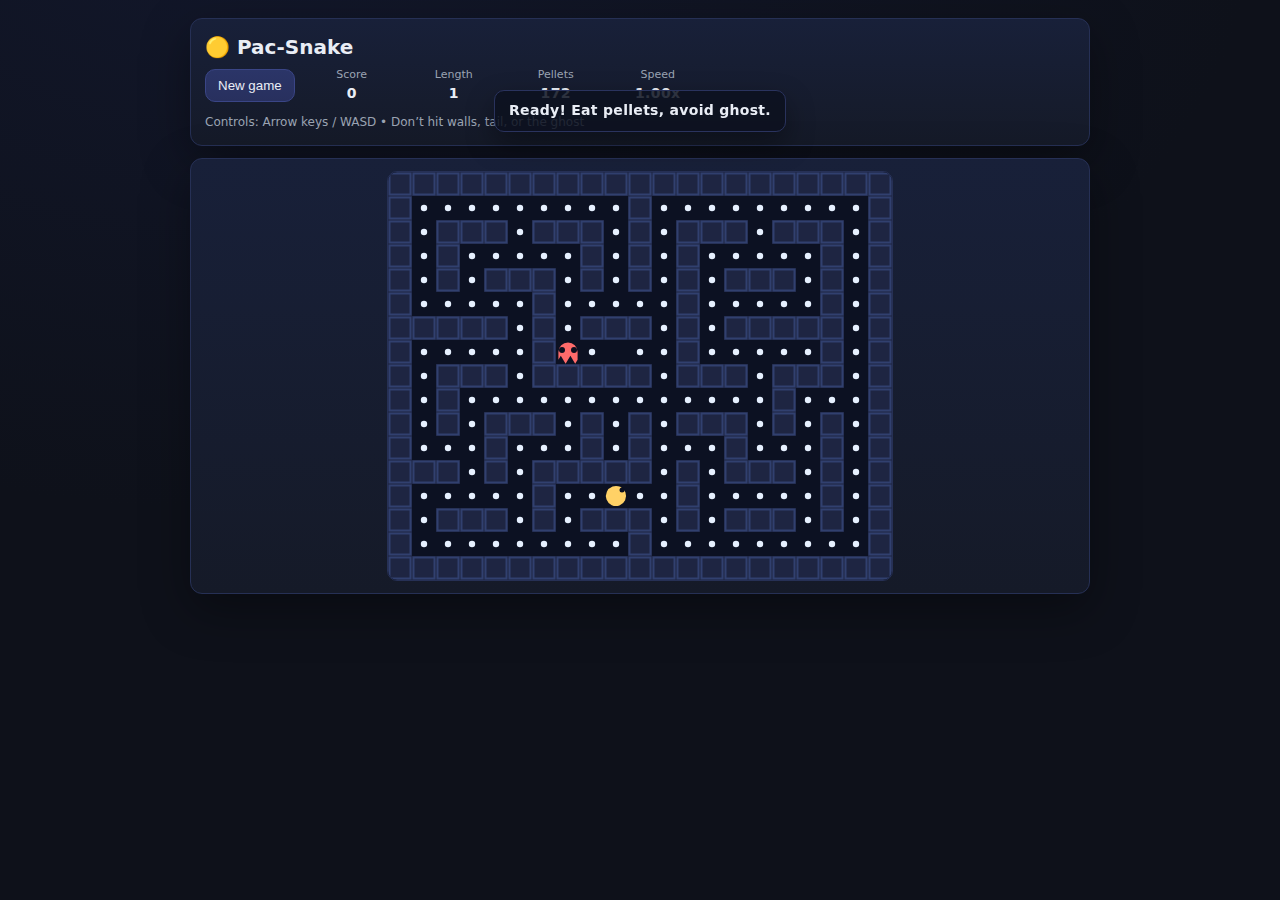
<file: CHATGPT_5/GAMES/pacMan.html>
<!DOCTYPE html>
<html lang="en">
<head>
<meta charset="utf-8" />
<meta name="viewport" content="width=device-width,initial-scale=1" />
<title>Pac‑Snake — Pac‑Man Maze x Snake Tail</title>
<style>
  :root{
    --bg:#0e111a; --panel:#151a28; --text:#e9edf5; --muted:#9aa3b2;
    --accent:#ffd166; --good:#7ddb29; --bad:#ff6b6b; --wall:#1e2542; --pellet:#e6f0ff;
  }
  *{box-sizing:border-box}
  body{
    margin:0; font:14px/1.4 system-ui,Segoe UI,Roboto,Helvetica,Arial,sans-serif;
    color:var(--text); background: radial-gradient(1000px 600px at 20% -10%, #12172b, #0e111a);
    min-height:100vh; display:grid; place-items:start center; padding:18px;
  }
  .app{ width:min(100%, 900px); }
  header, .board{
    background: linear-gradient(180deg, #182039, var(--panel));
    border:1px solid #263055; border-radius:12px; box-shadow:0 16px 48px rgba(0,0,0,0.35);
  }
  header{ padding:14px; margin-bottom:12px; }
  h1{ margin:0 0 6px 0; font-size:20px }
  .controls{ display:flex; gap:10px 12px; flex-wrap:wrap; align-items:center; margin-top:6px; }
  .stat{ display:grid; gap:2px; min-width:90px; text-align:center; }
  .label{ color:var(--muted); font-size:11px; }
  .value{ font-weight:800; letter-spacing:.4px; }
  button{
    background: linear-gradient(180deg, #2b3568, #28305e); color:var(--text); border:1px solid #3a4586;
    padding:8px 12px; border-radius:10px; cursor:pointer; transition:transform .04s ease, filter .2s ease;
  }
  button:hover{ filter:brightness(1.08); }
  button:active{ transform:translateY(1px); }

  .board{ padding:12px; }
  canvas{
    display:block; margin:auto; background:#0b0f1f; border-radius:10px;
    border:1px solid #263055; box-shadow:0 16px 40px rgba(0,0,0,.4) inset;
    touch-action: manipulation;
  }
  .hud{ display:flex; gap:10px 12px; flex-wrap:wrap; margin-top:10px; align-items:center; }
  .hint{ color:var(--muted); font-size:12px; }

  .toast{
    position:fixed; left:50%; top:10%; transform:translateX(-50%) translateY(-10px);
    background: rgba(12,16,30,0.85); border:1px solid #2a335e; color:#e9edf5;
    padding:10px 14px; border-radius:10px; font-weight:700; letter-spacing:.3px;
    box-shadow:0 12px 28px rgba(0,0,0,0.35);
    opacity:0; pointer-events:none; transition: opacity .25s ease, transform .25s ease;
  }
  .toast.show{ opacity:1; transform:translateX(-50%) translateY(0); }
</style>
</head>
<body>
<div class="app">
  <header>
    <h1>🟡 Pac‑Snake</h1>
    <div class="controls">
      <button id="restart">New game</button>
      <div class="stat"><div class="label">Score</div><div class="value" id="score">0</div></div>
      <div class="stat"><div class="label">Length</div><div class="value" id="length">1</div></div>
      <div class="stat"><div class="label">Pellets</div><div class="value" id="pellets">—</div></div>
      <div class="stat"><div class="label">Speed</div><div class="value" id="speed">1.00x</div></div>
      <div class="hint">Controls: Arrow keys / WASD • Don’t hit walls, tail, or the ghost</div>
    </div>
  </header>

  <div class="board">
    <canvas id="game" width="504" height="408" aria-label="Pac-Snake game canvas"></canvas>
  </div>
</div>

<div class="toast" id="toast"></div>

<script>
(() => {
  // ====== Config
  const CELL = 24; // px per tile
  const ROWS = 17, COLS = 21; // map size
  const BASE_TICK = 140; // ms, will speed up slightly as you grow
  const GHOST_TICK_MULT = 1.8; // ghost moves slower than player
  const COLORS = {
    wall: '#1e2542',
    wallEdge: '#31406f',
    pellet: '#e6f0ff',
    power: '#ffd166',
    head: '#ffd166',
    tail: '#f9c74f',
    ghost: '#ff6b6b',
    ghostEye: '#0b0f1f',
    path: '#0c1122'
  };

  // ====== Map (17 x 21)
  // # = wall, . = pellet, ' ' = empty, P = player start, G = ghost start
  const MAP = [
    "#####################",
    "#.........#.........#",
    "#.###.###.#.###.###.#",
    "#.#.....#.#.#.....#.#",
    "#.#.###.#.#.#.###.#.#",
    "#.....#.....#.....#.#",
    "#####.#.###.#.#####.#",
    "#.....#..G..#.....#.#",
    "#.###.#####.###.###.#",
    "#.#.............#...#",
    "#.#.###.#.#.###.#.#.#",
    "#...#...#.#...#...#.#",
    "###.#.#####.#.###.#.#",
    "#.....#..P..#.....#.#",
    "#.###.#.###.#.###.#.#",
    "#.........#.........#",
    "#####################"
  ];

  // ====== Helpers
  const $ = sel => document.querySelector(sel);
  const canvas = $('#game');
  const ctx = canvas.getContext('2d');
  const scoreEl = $('#score'), lenEl = $('#length'), pelEl = $('#pellets'), spdEl = $('#speed');
  const toastEl = $('#toast');

  function toast(txt){
    toastEl.textContent = txt;
    toastEl.classList.add('show');
    setTimeout(()=>toastEl.classList.remove('show'), 1200);
  }

  // Sounds
  const AudioKit = (() => {
    let ctx;
    function ensure(){ if(!ctx) ctx = new (window.AudioContext || window.webkitAudioContext)(); }
    function tone(freq, ms=90, type='sine', vol=0.05){
      try{
        ensure();
        const o = ctx.createOscillator(), g = ctx.createGain();
        o.type = type; o.frequency.value = freq; g.gain.value = vol;
        o.connect(g).connect(ctx.destination);
        const now = ctx.currentTime;
        o.start(now);
        g.gain.setValueAtTime(vol, now);
        g.gain.exponentialRampToValueAtTime(0.0001, now + ms/1000);
        o.stop(now + ms/1000 + 0.02);
      } catch {}
    }
    return {
      chomp: () => tone(760, 70, 'triangle', 0.04),
      step:  () => tone(420, 30, 'square', 0.02),
      boom:  () => { tone(180, 160, 'sawtooth', 0.06); setTimeout(()=>tone(90, 160, 'sawtooth', 0.06), 100); },
      win:   () => { [660, 880, 990].forEach((f,i)=>setTimeout(()=>tone(f,90,'triangle',0.05), i*100)); }
    };
  })();

  // ====== Grid, pellets, walls
  const walls = new Set();
  const pellets = new Set();
  let start = {r: 13, c: 10};
  let ghostStart = {r: 7, c: 9};

  function key(r,c){ return r + ',' + c; }

  for (let r=0;r<ROWS;r++){
    for (let c=0;c<COLS;c++){
      const ch = MAP[r][c];
      if (ch === '#') walls.add(key(r,c));
      if (ch === '.') pellets.add(key(r,c));
      if (ch === 'P') start = {r, c};
      if (ch === 'G') ghostStart = {r, c};
    }
  }

  // ====== Game state
  let dir = {r:0, c:0}, nextDir = {r:0, c:0};
  let snake = []; // array of {r,c}, index 0 is head
  let targetLength = 1;
  let score = 0;
  let alive = true;
  let tickMs = BASE_TICK;
  let lastStep = 0;
  let ghost = { r: ghostStart.r, c: ghostStart.c, dr: 0, dc: -1, lastMove: 0 };
  let pelletsRemaining = pellets.size;

  // ====== Input
  const DIRS = {
    ArrowUp:    {r:-1, c:0}, ArrowDown:  {r:1, c:0}, ArrowLeft:  {r:0, c:-1}, ArrowRight: {r:0, c:1},
    w:{r:-1,c:0}, a:{r:0,c:-1}, s:{r:1,c:0}, d:{r:0,c:1}
  };
  window.addEventListener('keydown', (e) => {
    const d = DIRS[e.key] || DIRS[e.key.toLowerCase()];
    if (!d) return;
    // prevent reversing into yourself instantly
    if (snake.length > 1 && snake[0].r + d.r === snake[1].r && snake[0].c + d.c === snake[1].c) return;
    nextDir = d;
    e.preventDefault();
  });

  // Restart
  $('#restart').addEventListener('click', () => {
    startGame();
  });

  // ====== Logic
  function isWall(r,c){
    if (r<0 || c<0 || r>=ROWS || c>=COLS) return true;
    return walls.has(key(r,c));
  }
  function wrap(r,c){
    // Horizontal tunnels: if moving off left/right, wrap to other side if not a wall
    if (c < 0) c = COLS-1;
    if (c >= COLS) c = 0;
    return {r, c};
  }
  function canMove(r,c){ return !isWall(r,c); }
  function equal(a,b){ return a.r===b.r && a.c===b.c; }

  function neighbors(r,c){
    const opts = [];
    const dirs = [{r:-1,c:0},{r:1,c:0},{r:0,c:-1},{r:0,c:1}];
    for (const d of dirs){
      let nr=r+d.r, nc=c+d.c;
      if (nc<0 || nc>=COLS){ const w = wrap(nr,nc); nr=w.r; nc=w.c; }
      if (!isWall(nr,nc)) opts.push({r:nr,c:nc, dr:d.r, dc:d.c});
    }
    return opts;
  }

  function startGame(){
    // Reset state
    snake = [{r:start.r, c:start.c}];
    targetLength = 1;
    dir = {r:0,c:0};
    nextDir = {r:0,c:0};
    score = 0;
    tickMs = BASE_TICK;
    alive = true;
    ghost = { r: ghostStart.r, c: ghostStart.c, dr: 0, dc: -1, lastMove: 0 };
    // Reset pellets from map
    pellets.clear();
    for (let r=0;r<ROWS;r++){
      for (let c=0;c<COLS;c++){
        if (MAP[r][c]==='.') pellets.add(key(r,c));
      }
    }
    pelletsRemaining = pellets.size;
    scoreEl.textContent = '0';
    lenEl.textContent = targetLength.toString();
    pelEl.textContent = pelletsRemaining.toString();
    spdEl.textContent = (tickMs/BASE_TICK).toFixed(2)+'x';
    toast('Ready! Eat pellets, avoid ghost.');
  }

  function step(ts){
    if (!alive) return;

    // Move only if enough time elapsed
    if (ts - lastStep >= tickMs){
      lastStep = ts;
      // Update direction if valid (not reversing into wall directly)
      if (nextDir.r !== 0 || nextDir.c !== 0){
        // If next tile in nextDir is not a wall, accept it
        const cand = wrap(snake[0].r + nextDir.r, snake[0].c + nextDir.c);
        if (canMove(cand.r, cand.c)) dir = nextDir;
      }

      // Compute next head
      let nr = snake[0].r + dir.r;
      let nc = snake[0].c + dir.c;
      const wrapped = wrap(nr, nc); nr = wrapped.r; nc = wrapped.c;

      // If not moving yet, keep waiting
      if (dir.r===0 && dir.c===0){
        // draw small step sound less often
      } else {
        // Wall check
        if (!canMove(nr,nc)){
          // can't move into wall — stop movement until player turns
          AudioKit.step();
        } else {
          // Self collision check (next head into any tail cell)
          for (let i=0;i<snake.length;i++){
            if (snake[i].r===nr && snake[i].c===nc){
              gameOver('Aap apni poonch se takra gaye!');
              return;
            }
          }
          // Move head
          snake.unshift({r:nr, c:nc});
          AudioKit.step();

          // Pellet
          const k = key(nr,nc);
          if (pellets.has(k)){
            pellets.delete(k);
            pelletsRemaining--;
            score += 10;
            targetLength++;
            // Slight speed up (down to 70% of base)
            tickMs = Math.max(BASE_TICK*0.7, BASE_TICK - (targetLength-1)*3);
            AudioKit.chomp();
            scoreEl.textContent = score.toString();
            lenEl.textContent = targetLength.toString();
            pelEl.textContent = pelletsRemaining.toString();
            spdEl.textContent = (tickMs/BASE_TICK).toFixed(2)+'x';

            if (pelletsRemaining === 0){
              win();
              return;
            }
          }

          // Trim tail
          while (snake.length > targetLength) snake.pop();

          // Ghost collision
          if (snake[0].r===ghost.r && snake[0].c===ghost.c){
            gameOver('Ghost ne pakad liya!');
            return;
          }
        }
      }
    }

    // Ghost movement (slower)
    if (ts - ghost.lastMove >= tickMs * GHOST_TICK_MULT){
      ghost.lastMove = ts;
      // Choose next direction: continue if possible, else random at intersection
      let options = neighbors(ghost.r, ghost.c);
      // Avoid reversing if possible
      const rev = {r: ghost.r - ghost.dr, c: ghost.c - ghost.dc};
      if (options.length > 1){
        options = options.filter(o => !(o.r===rev.r && o.c===rev.c));
      }
      // Prefer moving towards head occasionally (simple bias)
      let choice;
      if (Math.random() < 0.65){
        options.sort((a,b) => {
          const da = Math.abs(a.r - snake[0].r) + Math.abs(a.c - snake[0].c);
          const db = Math.abs(b.r - snake[0].r) + Math.abs(b.c - snake[0].c);
          return da - db;
        });
        choice = options[0] || options[0];
      } else {
        choice = options[Math.floor(Math.random()*options.length)] || options[0];
      }
      if (choice){
        ghost.r = choice.r; ghost.c = choice.c; ghost.dr = choice.dr; ghost.dc = choice.dc;
      }
      // Check collision after move
      if (alive && snake[0].r===ghost.r && snake[0].c===ghost.c){
        gameOver('Ghost ne pakad liya!');
        return;
      }
    }

    draw();
    requestAnimationFrame(step);
  }

  function gameOver(msg){
    alive = false;
    AudioKit.boom();
    toast(msg + ' Game Over.');
    setTimeout(()=>toast('Press "New game" to retry'), 900);
  }
  function win(){
    alive = false;
    AudioKit.win();
    toast('Sab pellets khatam! You win!');
  }

  // ====== Drawing
  function draw(){
    // Clear
    ctx.clearRect(0,0,canvas.width,canvas.height);
    // Fill path background
    ctx.fillStyle = COLORS.path;
    ctx.fillRect(0,0,COLS*CELL,ROWS*CELL);

    // Walls
    for (let r=0;r<ROWS;r++){
      for (let c=0;c<COLS;c++){
        if (walls.has(key(r,c))){
          const x=c*CELL, y=r*CELL;
          ctx.fillStyle = COLORS.wall;
          ctx.fillRect(x,y,CELL,CELL);
          // bevel edge
          ctx.strokeStyle = COLORS.wallEdge;
          ctx.lineWidth = 2;
          ctx.strokeRect(x+1.5,y+1.5,CELL-3,CELL-3);
        }
      }
    }

    // Pellets
    for (const k of pellets){
      const [r,c] = k.split(',').map(Number);
      const x = c*CELL + CELL/2, y = r*CELL + CELL/2;
      ctx.fillStyle = COLORS.pellet;
      ctx.beginPath();
      ctx.arc(x,y,3.2,0,Math.PI*2);
      ctx.fill();
    }

    // Ghost
    drawGhost(ghost.c*CELL + CELL/2, ghost.r*CELL + CELL/2);

    // Snake tail
    for (let i=snake.length-1; i>=1; i--){
      const seg = snake[i];
      const x = seg.c*CELL + CELL/2;
      const y = seg.r*CELL + CELL/2;
      ctx.fillStyle = COLORS.tail;
      ctx.beginPath();
      ctx.arc(x, y, CELL*0.30, 0, Math.PI*2);
      ctx.fill();
    }

    // Snake head (Pac‑like mouth)
    if (snake[0]){
      const head = snake[0];
      const cx = head.c*CELL + CELL/2;
      const cy = head.r*CELL + CELL/2;
      const ang = Math.atan2(dir.r, dir.c); // not perfect, but ok
      // Default facing right
      let start = -0.35, end = 0.35, rot = 0;
      if (dir.r===0 && dir.c===0) { rot = 0; }
      else if (dir.r===0 && dir.c===1){ rot = 0; }
      else if (dir.r===0 && dir.c===-1){ rot = Math.PI; }
      else if (dir.r===-1 && dir.c===0){ rot = -Math.PI/2; }
      else if (dir.r===1 && dir.c===0){ rot = Math.PI/2; }

      ctx.fillStyle = COLORS.head;
      ctx.beginPath();
      ctx.moveTo(cx, cy);
      ctx.arc(cx, cy, CELL*0.42, start+rot, (Math.PI*2 - end)+rot, false);
      ctx.closePath();
      ctx.fill();

      // Eye
      ctx.fillStyle = '#0b0f1f';
      const ex = cx + Math.cos(rot) * 6 - Math.sin(rot) * 6;
      const ey = cy + Math.sin(rot) * 6 - Math.cos(rot) * 6;
      ctx.beginPath();
      ctx.arc(ex, ey, 2.5, 0, Math.PI*2);
      ctx.fill();
    }
  }

  function drawGhost(x, y){
    const r = CELL*0.40;
    ctx.fillStyle = COLORS.ghost;
    ctx.beginPath();
    ctx.arc(x, y, r, Math.PI, 0);
    ctx.lineTo(x + r, y + r*0.8);
    for (let i=0;i<4;i++){
      const px = x + r - (i+0.5)* (r/2);
      const py = y + r*0.8 + (i%2===0?4:-4);
      ctx.lineTo(px, py);
    }
    ctx.lineTo(x - r, y + r*0.8);
    ctx.closePath();
    ctx.fill();

    // Eyes
    ctx.fillStyle = COLORS.ghostEye;
    ctx.beginPath(); ctx.arc(x-6, y-2, 3, 0, Math.PI*2); ctx.fill();
    ctx.beginPath(); ctx.arc(x+6, y-2, 3, 0, Math.PI*2); ctx.fill();
  }

  // ====== Boot
  function resizeCanvas(){
    canvas.width = COLS*CELL;
    canvas.height = ROWS*CELL;
  }

  function gameLoop(ts){
    if (alive) step(ts);
    else draw();
    requestAnimationFrame(gameLoop);
  }

  resizeCanvas();
  startGame();
  requestAnimationFrame(gameLoop);
})();
</script>
</body>
</html>
</file>
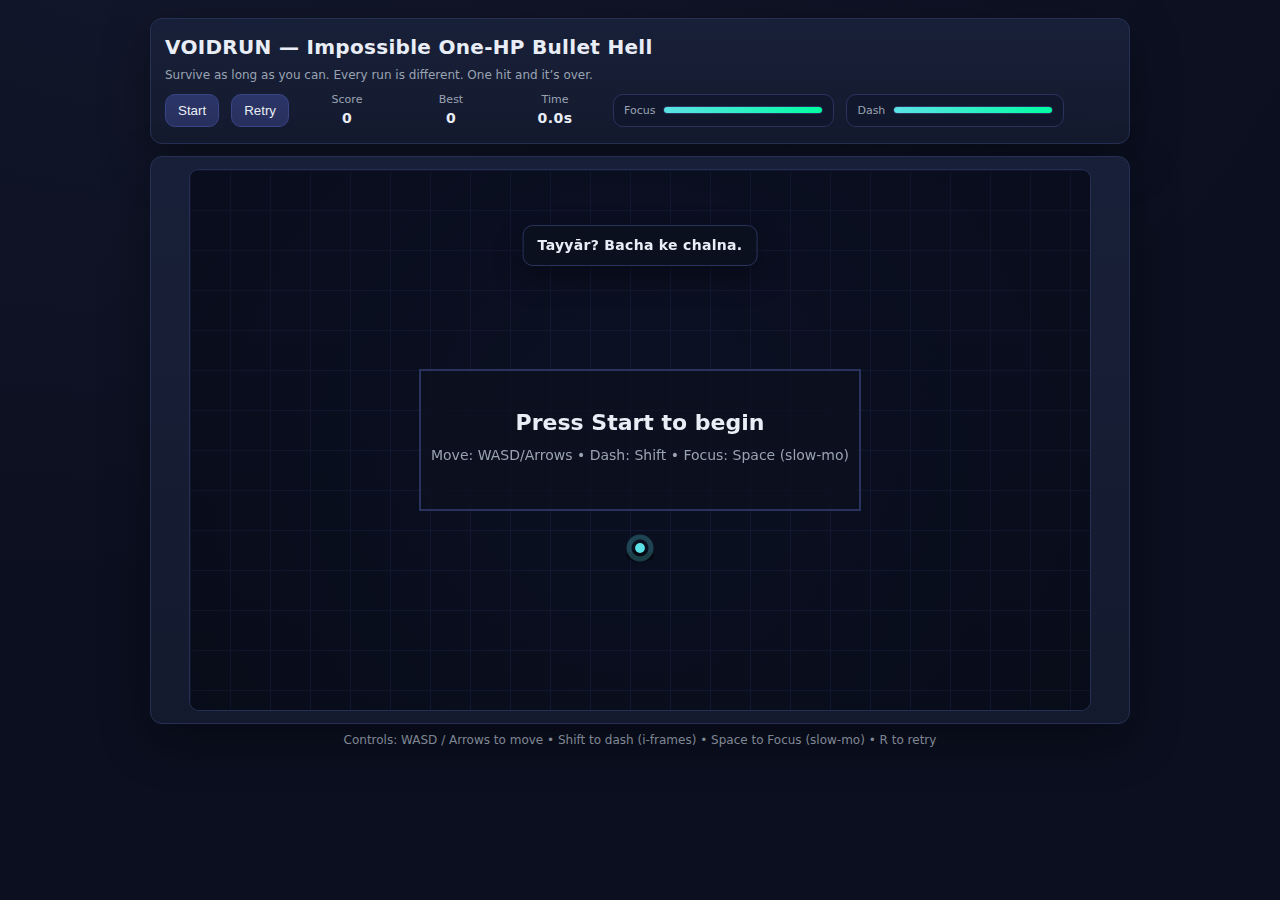
<file: CHATGPT_5/GAMES/randomGame1.html>
<!DOCTYPE html>
<html lang="en">
<head>
<meta charset="utf-8" />
<meta name="viewport" content="width=device-width,initial-scale=1" />
<title>VOIDRUN — Impossible One‑HP Bullet Hell (Offline)</title>
<style>
  :root{
    --bg:#0b0f1f; --panel:#141a2e; --text:#e9edf5; --muted:#9aa3b2;
    --good:#7ddb29; --bad:#ff6b6b; --warn:#ffd166; --neon:#5ce1e6; --violet:#a78bfa;
  }
  *{box-sizing:border-box}
  body{
    margin:0; font:14px/1.4 system-ui,Segoe UI,Roboto,Helvetica,Arial,sans-serif; color:var(--text);
    background: radial-gradient(1200px 700px at 15% -10%, #12172b, var(--bg));
    min-height:100vh; display:grid; place-items:start center; padding:18px;
  }
  .app{ width:min(100%, 980px); }
  header, .board{
    background: linear-gradient(180deg, #182039, var(--panel));
    border:1px solid #263055; border-radius:12px; box-shadow:0 16px 48px rgba(0,0,0,0.35);
  }
  header{ padding:14px; margin-bottom:12px; }
  h1{ margin:0 0 6px 0; font-size:20px; letter-spacing:.3px; }
  .subtitle{ color:var(--muted); font-size:12px; }

  .controls{ display:flex; flex-wrap:wrap; gap:10px 12px; align-items:center; margin-top:8px; }
  .group{ display:flex; gap:8px; align-items:center; background:#11172d; border:1px solid #2a335e; border-radius:10px; padding:8px 10px; }
  .stat{ display:grid; gap:2px; text-align:center; min-width:92px; }
  .label{ color:var(--muted); font-size:11px; }
  .value{ font-weight:800; letter-spacing:.5px; }
  button{
    background: linear-gradient(180deg, #2b3568, #28305e); color:var(--text); border:1px solid #3a4586;
    padding:8px 12px; border-radius:10px; cursor:pointer; transition:transform .04s ease, filter .2s ease;
  }
  button:hover{ filter:brightness(1.08); }
  button:active{ transform:translateY(1px); }

  .board{ padding:12px; position:relative; }
  canvas{
    display:block; margin:auto; background:#0a0f1f; border-radius:10px;
    border:1px solid #263055; box-shadow:0 16px 40px rgba(0,0,0,.45) inset;
    image-rendering: pixelated; touch-action: manipulation;
  }

  .hud{
    position:absolute; left:12px; top:12px; right:12px; display:flex; gap:10px; align-items:center; justify-content:space-between; pointer-events:none;
  }
  .bar{
    height:8px; width:180px; border-radius:999px; border:1px solid #2a335e; background:#0f1326; overflow:hidden;
    box-shadow:0 0 0 1px rgba(0,0,0,.2) inset;
  }
  .bar .fill{ height:100%; width:0%; background: linear-gradient(90deg, var(--neon), #00ffa3); box-shadow:0 0 12px rgba(92,225,230,0.5); }

  .toast{
    position:absolute; left:50%; top:12%; transform:translateX(-50%) translateY(-10px);
    background: rgba(12,16,30,0.85); border:1px solid #2a335e; color:#e9edf5;
    padding:10px 14px; border-radius:10px; font-weight:700; letter-spacing:.3px;
    box-shadow:0 12px 28px rgba(0,0,0,0.35);
    opacity:0; pointer-events:none; transition: opacity .25s ease, transform .25s ease; z-index:5;
  }
  .toast.show{ opacity:1; transform:translateX(-50%) translateY(0); }

  .help{ color:var(--muted); font-size:12px; text-align:center; margin-top:8px; }
</style>
</head>
<body>
<div class="app">
  <header>
    <h1>VOIDRUN — Impossible One‑HP Bullet Hell</h1>
    <div class="subtitle">Survive as long as you can. Every run is different. One hit and it’s over.</div>
    <div class="controls">
      <button id="start">Start</button>
      <button id="retry">Retry</button>
      <div class="stat"><div class="label">Score</div><div class="value" id="score">0</div></div>
      <div class="stat"><div class="label">Best</div><div class="value" id="best">0</div></div>
      <div class="stat"><div class="label">Time</div><div class="value" id="time">0.0s</div></div>
      <div class="group" style="pointer-events:auto">
        <div class="label">Focus</div>
        <div class="bar" style="width:160px"><div class="fill" id="focusBar"></div></div>
      </div>
      <div class="group" style="pointer-events:auto">
        <div class="label">Dash</div>
        <div class="bar" style="width:160px"><div class="fill" id="dashBar"></div></div>
      </div>
    </div>
  </header>

  <div class="board">
    <canvas id="game" width="900" height="540" aria-label="VOIDRUN game canvas"></canvas>
    <div class="hud" aria-hidden="true"></div>
    <div class="toast" id="toast"></div>
  </div>
  <div class="help">Controls: WASD / Arrows to move • Shift to dash (i‑frames) • Space to Focus (slow‑mo) • R to retry</div>
</div>

<script>
(() => {
  // ====== Elements
  const $ = s => document.querySelector(s);
  const canvas = $('#game');
  const ctx = canvas.getContext('2d');
  const startBtn = $('#start'), retryBtn = $('#retry');
  const scoreEl = $('#score'), bestEl = $('#best'), timeEl = $('#time');
  const focusBar = $('#focusBar'), dashBar = $('#dashBar');
  const toastEl = $('#toast');

  // ====== Audio (tiny WebAudio beeps)
  const AudioKit = (() => {
    let ctxA;
    function ensure(){ if(!ctxA) ctxA = new (window.AudioContext || window.webkitAudioContext)(); }
    function tone(f, ms=100, type='sine', v=0.05){
      try{
        ensure(); const o=ctxA.createOscillator(), g=ctxA.createGain();
        o.type=type; o.frequency.value=f; g.gain.value=v; o.connect(g).connect(ctxA.destination);
        const t=ctxA.currentTime; o.start(t); g.gain.setValueAtTime(v,t);
        g.gain.exponentialRampToValueAtTime(0.0001, t + ms/1000); o.stop(t + ms/1000 + 0.02);
      }catch{}
    }
    return {
      step: () => tone(520, 30, 'square', 0.02),
      dash: () => tone(880, 90, 'triangle', 0.05),
      focus:() => tone(640, 60, 'sine', 0.03),
      warn: () => tone(360, 90, 'square', 0.04),
      hit:  () => { tone(200, 180, 'sawtooth', 0.07); setTimeout(()=>tone(110, 180, 'sawtooth', 0.07), 120); },
      win:  () => { [660,880,990].forEach((f,i)=>setTimeout(()=>tone(f,90,'triangle',0.05), i*100)); }
    };
  })();

  // ====== Utils
  const clamp = (v,a,b)=>Math.max(a,Math.min(b,v));
  const dist2 = (x1,y1,x2,y2)=>{ const dx=x1-x2, dy=y1-y2; return dx*dx+dy*dy; };
  const rnd = (a=0,b=1)=>a + Math.random()*(b-a);
  const pick = arr => arr[(Math.random()*arr.length)|0];
  const TAU = Math.PI*2;

  function toast(text){
    toastEl.textContent = text;
    toastEl.classList.add('show');
    setTimeout(()=>toastEl.classList.remove('show'), 1200);
  }

  // ====== State
  const W = canvas.width, H = canvas.height;
  let running=false, alive=true, best=Number(localStorage.getItem('voidrun_best')||0);
  let t=0, score=0, lastTs=0, timeScale=1;

  // Player
  const P = {
    x: W*0.5, y: H*0.7, r: 7,
    vx:0, vy:0, speed: 270,
    dashCD: 0, dashTime: 0, dashDur: 0.2, dashCDMax: 1.25, dashSpeed: 760,
    focus: 1.0, focusDrain: 0.45, focusRegen: 0.25,
    invuln: 0
  };

  // Input
  const keys = {};
  window.addEventListener('keydown', e=>{
    keys[e.key] = true;
    if (e.key === ' '){ AudioKit.focus(); }
    if (e.key.toLowerCase()==='r'){ reset(true); }
    e.key.startsWith('Arrow') && e.preventDefault();
  }, {passive:false});
  window.addEventListener('keyup', e=>{ keys[e.key] = false; });

  startBtn.addEventListener('click', ()=>{ if(!running){ running=true; alive=true; toast('Shuru! Bas ek jaan.'); } });
  retryBtn.addEventListener('click', ()=> reset(true));

  // Entities
  const bullets = [];   // {x,y,vx,vy,r,life,color,type,hitboxScale,seek}
  const lasers = [];    // {x1,y1,x2,y2,phase,t,tele,fire,width}
  const spinners = [];  // rotating turrets {x,y,ang,speed,dur,rate,t}
  const mines = [];     // drifting bombs {x,y,vx,vy,t,trigger}

  // Spawning schedule
  let spawnTimer = 0, spawnGap = 1.2;

  function reset(startRun=false){
    running = !!startRun; alive = true;
    P.x = W*0.5; P.y = H*0.7; P.vx=P.vy=0;
    P.dashCD = 0; P.dashTime = 0; P.invuln = 0;
    P.focus = 1.0; timeScale = 1;
    t=0; score=0; lastTs=0;
    bullets.length=0; lasers.length=0; spinners.length=0; mines.length=0;
    spawnTimer = 0; spawnGap = 1.2;
    scoreEl.textContent = '0';
    timeEl.textContent = '0.0s';
    updateBars();
    toast('Tayyār? Bacha ke chalna.');
  }

  bestEl.textContent = best.toString();
  reset(false);

  // ====== Spawners
  function spawnEdgeBarrage(){
    const side = pick(['top','bottom','left','right']);
    const n = 10 + (t*0.4|0);
    const speed = rnd(120, 220) + t*2.5;
    for (let i=0;i<n;i++){
      let x=0,y=0, vx=0, vy=0;
      if (side==='top'){ x=rnd(0,W); y=-10; vx=0; vy=speed; }
      if (side==='bottom'){ x=rnd(0,W); y=H+10; vx=0; vy=-speed; }
      if (side==='left'){ x=-10; y=rnd(0,H); vx=speed; vy=0; }
      if (side==='right'){ x=W+10; y=rnd(0,H); vx=-speed; vy=0; }
      bullets.push({x,y,vx,vy,r:4,life:8,color:'#9bb6ff',type:'normal',hitboxScale:1});
    }
  }

  function spawnRing(cx,cy, count=16, speed=160){
    for (let i=0;i<count;i++){
      const a = i*(TAU/count);
      const vx = Math.cos(a)*speed, vy=Math.sin(a)*speed;
      bullets.push({x:cx,y:cy,vx,vy,r:3.5,life:6,color:'#ffd166',type:'normal',hitboxScale:1});
    }
  }

  function spawnSpinner(){
    spinners.push({
      x: rnd(W*0.2, W*0.8), y: rnd(H*0.2, H*0.6),
      ang: rnd(0,TAU), speed: rnd(1.8,3.2), dur: rnd(2.8,4.2), rate: rnd(0.05,0.09), t:0
    });
  }

  function spawnHoming(count=5){
    for (let i=0;i<count;i++){
      const edge = pick(['top','bottom','left','right']);
      let x,y;
      if (edge==='top'){ x=rnd(0,W); y=-10; }
      if (edge==='bottom'){ x=rnd(0,W); y=H+10; }
      if (edge==='left'){ x=-10; y=rnd(0,H); }
      if (edge==='right'){ x=W+10; y=rnd(0,H); }
      const a = Math.atan2(P.y - y, P.x - x);
      const sp = rnd(80, 150) + t*1.5;
      bullets.push({x,y, vx:Math.cos(a)*sp, vy:Math.sin(a)*sp, r:5, life:10, color:'#ff6b6b', type:'homing', hitboxScale:0.9, seek: rnd(30,60)});
    }
  }

  function spawnLaser(){
    // Telegraph then fire across random line near player
    const pad = 40;
    const x1 = rnd(pad,W-pad), y1 = rnd(pad,H-pad);
    const ang = rnd(0, TAU);
    const len = Math.max(W,H)*1.5;
    const x2 = x1 + Math.cos(ang)*len;
    const y2 = y1 + Math.sin(ang)*len;
    lasers.push({ x1, y1, x2, y2, phase:'tele', t:0, tele:0.7, fire:0.4, width: 12 });
  }

  function spawnMine(){
    const x = rnd(60, W-60), y = -20;
    mines.push({ x, y, vx: rnd(-20,20), vy: rnd(60,100), t: 0, trigger: rnd(1.2, 2.0) });
  }

  // ====== Update
  function update(dt){
    if (!running || !alive) return;

    // Escalation
    t += dt; score += Math.floor(60*dt);
    scoreEl.textContent = String(score);
    timeEl.textContent = t.toFixed(1) + 's';

    // Input + movement
    const left = keys['ArrowLeft']||keys['a']||keys['A'];
    const right = keys['ArrowRight']||keys['d']||keys['D'];
    const up = keys['ArrowUp']||keys['w']||keys['W'];
    const down = keys['ArrowDown']||keys['s']||keys['S'];
    const focusKey = keys[' '] === true;
    const dashKey = keys['Shift'] === true;

    // Focus (slow‑mo)
    let slow = 1;
    if (focusKey && P.focus > 0){
      P.focus = Math.max(0, P.focus - P.focusDrain*dt);
      timeScale = 0.62;
      slow = 0.75;
    } else {
      P.focus = Math.min(1, P.focus + P.focusRegen*dt);
      timeScale = 1.0;
    }

    // Dash
    P.dashCD = Math.max(0, P.dashCD - dt);
    P.invuln = Math.max(0, P.invuln - dt);
    if (dashKey && P.dashCD<=0 && P.dashTime<=0){
      P.dashTime = P.dashDur;
      P.dashCD = P.dashCDMax;
      P.invuln = Math.max(P.invuln, P.dashDur);
      AudioKit.dash();
    }
    if (P.dashTime>0){
      P.dashTime -= dt;
    }

    const acc = 1400;
    const maxV = (P.dashTime>0) ? P.dashSpeed : P.speed * slow;
    const targetVx = (left?-1:0) + (right?1:0);
    const targetVy = (up?-1:0) + (down?1:0);
    const mag = Math.hypot(targetVx,targetVy)||1;
    const tvx = (targetVx/mag) * maxV;
    const tvy = (targetVy/mag) * maxV;

    // Accelerate towards target
    P.vx += clamp(tvx - P.vx, -acc*dt, acc*dt);
    P.vy += clamp(tvy - P.vy, -acc*dt, acc*dt);

    // Friction if no input
    if (!left && !right) P.vx *= 0.90;
    if (!up && !down) P.vy *= 0.90;

    P.x += P.vx * dt;
    P.y += P.vy * dt;
    P.x = clamp(P.x, 12, W-12);
    P.y = clamp(P.y, 12, H-12);

    // Spawn logic (faster over time)
    spawnTimer -= dt * timeScale;
    if (spawnTimer <= 0){
      const patterns = [
        ()=>spawnEdgeBarrage(),
        ()=>spawnSpinner(),
        ()=>spawnHoming(3 + (t*0.1|0)),
        ()=>spawnLaser(),
        ()=>spawnMine()
      ];
      // Weighted randomness, more lasers/mines later
      const roll = Math.random();
      if (roll < 0.28) spawnEdgeBarrage();
      else if (roll < 0.50) spawnSpinner();
      else if (roll < 0.72) spawnHoming(3 + (t*0.12|0));
      else if (roll < 0.88) spawnLaser();
      else spawnMine();

      const baseGap = clamp(1.1 - t*0.02, 0.28, 1.1);
      spawnGap = baseGap;
      spawnTimer = spawnGap;
    }

    // Spinners shoot
    for (let i=spinners.length-1;i>=0;i--){
      const s = spinners[i];
      s.t += dt * timeScale;
      s.ang += s.speed * dt * timeScale;
      if (s.t >= s.rate){
        s.t = 0;
        const speed = 180 + t*2.2;
        bullets.push({
          x:s.x, y:s.y,
          vx: Math.cos(s.ang)*speed, vy: Math.sin(s.ang)*speed,
          r:3.5, life:4.5, color:'#a78bfa', type:'normal', hitboxScale:1
        });
      }
      s.dur -= dt * timeScale;
      if (s.dur <= 0) spinners.splice(i,1);
    }

    // Mines drift and detonate
    for (let i=mines.length-1;i>=0;i--){
      const m = mines[i];
      m.t += dt * timeScale;
      m.x += m.vx * dt * timeScale;
      m.y += m.vy * dt * timeScale;
      // gentle sway
      m.vx += Math.sin(m.t*2) * 2 * dt;
      if (m.t >= m.trigger || m.y > H-40){
        spawnRing(m.x, m.y, 14 + (t*0.15|0), 140 + t*2.0);
        mines.splice(i,1);
      }
    }

    // Lasers phases
    for (let i=lasers.length-1;i>=0;i--){
      const L = lasers[i];
      L.t += dt * timeScale;
      if (L.phase==='tele' && L.t >= L.tele){
        L.phase='fire'; L.t = 0;
      } else if (L.phase==='fire' && L.t >= L.fire){
        lasers.splice(i,1);
      }
    }

    // Bullets update
    let near = false;
    for (let i=bullets.length-1;i>=0;i--){
      const b = bullets[i];
      // Homing seek
      if (b.type==='homing' && b.seek>0){
        const ax = P.x - b.x, ay = P.y - b.y;
        const d = Math.hypot(ax, ay) || 1;
        const steer = clamp(180 * dt * timeScale, 0, 80);
        const nx = ax/d, ny = ay/d;
        b.vx += nx * steer;
        b.vy += ny * steer;
        // limit speed
        const sp = Math.hypot(b.vx,b.vy) || 1;
        const maxSp = 220 + t*2.0;
        if (sp > maxSp){ b.vx *= maxSp/sp; b.vy *= maxSp/sp; }
        b.seek -= 60*dt*timeScale;
      }

      b.x += b.vx * dt * timeScale;
      b.y += b.vy * dt * timeScale;
      b.life -= dt * timeScale;

      // Cull
      if (b.life<=0 || b.x<-40 || b.x>W+40 || b.y<-40 || b.y>H+40){
        bullets.splice(i,1); continue;
      }

      // Near miss
      if (!near && dist2(b.x,b.y,P.x,P.y) < (40*40)) near = true;

      // Collision
      if (P.invuln<=0){
        const rr = (P.r*0.9 + b.r*b.hitboxScale);
        if (dist2(b.x,b.y,P.x,P.y) < rr*rr){
          kill();
          return;
        }
      }
    }

    // Laser collision
    if (P.invuln<=0){
      for (const L of lasers){
        if (L.phase!=='fire') continue;
        // distance from point to line segment
        const d = pointLineDist(P.x,P.y,L.x1,L.y1,L.x2,L.y2);
        if (d < L.width*0.5){
          kill();
          return;
        }
      }
    }

    if (near && Math.random()<0.05){ AudioKit.warn(); toast('Bach gaye!'); }

    updateBars();
  }

  function updateBars(){
    focusBar.style.width = (P.focus*100).toFixed(0)+'%';
    const dashFrac = 1 - (P.dashCD / P.dashCDMax);
    dashBar.style.width = clamp(dashFrac,0,1)*100 + '%';
  }

  function pointLineDist(px,py,x1,y1,x2,y2){
    const A=px-x1, B=py-y1, C=x2-x1, D=y2-y1;
    const dot = A*C + B*D;
    const len = C*C + D*D;
    let t = (len!==0) ? (dot/len) : -1;
    t = clamp(t, 0, 1);
    const xx = x1 + C*t, yy = y1 + D*t;
    return Math.hypot(px-xx, py-yy);
  }

  function kill(){
    alive=false; running=false;
    AudioKit.hit();
    toast('Ho gaya khatam. R dabāo phir se.');
    if (score>best){ best=score; localStorage.setItem('voidrun_best', best); }
    bestEl.textContent = best.toString();
  }

  // ====== Draw
  function draw(){
    // Background grid glow
    ctx.clearRect(0,0,W,H);
    const grad = ctx.createLinearGradient(0,0,0,H);
    grad.addColorStop(0,'#0b1023'); grad.addColorStop(1,'#0a0f1f');
    ctx.fillStyle = grad; ctx.fillRect(0,0,W,H);

    // Subtle grid
    ctx.strokeStyle = '#121833'; ctx.lineWidth = 1;
    for (let y=0;y<H;y+=40){ ctx.beginPath(); ctx.moveTo(0,y+0.5); ctx.lineTo(W,y+0.5); ctx.stroke(); }
    for (let x=0;x<W;x+=40){ ctx.beginPath(); ctx.moveTo(x+0.5,0); ctx.lineTo(x+0.5,H); ctx.stroke(); }

    // Lasers
    for (const L of lasers){
      if (L.phase==='tele'){
        ctx.strokeStyle = 'rgba(255,214,102,0.35)';
        ctx.lineWidth = 2;
        ctx.setLineDash([8,8]);
        ctx.beginPath(); ctx.moveTo(L.x1,L.y1); ctx.lineTo(L.x2,L.y2); ctx.stroke();
        ctx.setLineDash([]);
      } else {
        const w = L.width;
        ctx.strokeStyle = 'rgba(255,107,107,0.9)';
        ctx.lineWidth = w;
        ctx.shadowColor = 'rgba(255,107,107,0.6)';
        ctx.shadowBlur = 10;
        ctx.beginPath(); ctx.moveTo(L.x1,L.y1); ctx.lineTo(L.x2,L.y2); ctx.stroke();
        ctx.shadowBlur = 0;
      }
    }

    // Mines
    for (const m of mines){
      ctx.fillStyle = '#ffd166';
      ctx.strokeStyle = '#f2a93b';
      ctx.lineWidth = 2;
      ctx.beginPath(); ctx.arc(m.x, m.y, 8, 0, Math.PI*2); ctx.fill(); ctx.stroke();
    }

    // Bullets
    for (const b of bullets){
      ctx.fillStyle = b.color;
      ctx.beginPath(); ctx.arc(b.x, b.y, b.r, 0, Math.PI*2); ctx.fill();
    }

    // Player
    const pulse = alive ? (0.85 + 0.15*Math.sin(performance.now()/150)) : 1;
    // shadow
    ctx.fillStyle = 'rgba(0,0,0,0.45)'; ctx.beginPath(); ctx.ellipse(P.x, P.y+8, 14, 6, 0, 0, TAU); ctx.fill();
    // ring (invuln glow)
    const inv = clamp(P.invuln/0.2,0,1);
    ctx.strokeStyle = inv>0 ? `rgba(92,225,230,${0.4+0.4*inv})` : 'rgba(92,225,230,0.25)';
    ctx.lineWidth = 5;
    ctx.beginPath(); ctx.arc(P.x, P.y, 11 + 4*inv, 0, TAU); ctx.stroke();

    // body
    ctx.fillStyle = '#5ce1e6';
    ctx.beginPath(); ctx.arc(P.x, P.y, P.r*pulse, 0, TAU); ctx.fill();

    // Foreground vignette
    const r = ctx.createRadialGradient(W/2,H*0.5, Math.min(W,H)*0.2, W/2,H*0.6, Math.max(W,H)*0.75);
    r.addColorStop(0,'rgba(0,0,0,0)');
    r.addColorStop(1,'rgba(0,0,0,0.25)');
    ctx.fillStyle = r; ctx.fillRect(0,0,W,H);

    // On-screen messages
    if (!running){
      ctx.fillStyle = 'rgba(12,16,30,0.7)';
      ctx.fillRect(W/2-220, H/2-70, 440, 140);
      ctx.strokeStyle = '#2a335e'; ctx.lineWidth = 2; ctx.strokeRect(W/2-220, H/2-70, 440, 140);
      ctx.fillStyle = '#e9edf5'; ctx.font = 'bold 22px system-ui'; ctx.textAlign='center';
      ctx.fillText(alive ? 'Press Start to begin' : 'Game Over — Press R or Retry', W/2, H/2-10);
      ctx.fillStyle = '#9aa3b2'; ctx.font = '14px system-ui';
      ctx.fillText('Move: WASD/Arrows • Dash: Shift • Focus: Space (slow‑mo)', W/2, H/2+20);
    }
  }

  // ====== Loop
  function loop(ts){
    if (!lastTs) lastTs = ts;
    const rawDt = Math.min(0.033, (ts - lastTs)/1000);
    lastTs = ts;
    const dt = rawDt * timeScale;
    update(dt);
    draw();
    requestAnimationFrame(loop);
  }
  requestAnimationFrame(loop);
})();
</script>
</body>
</html>
</file>
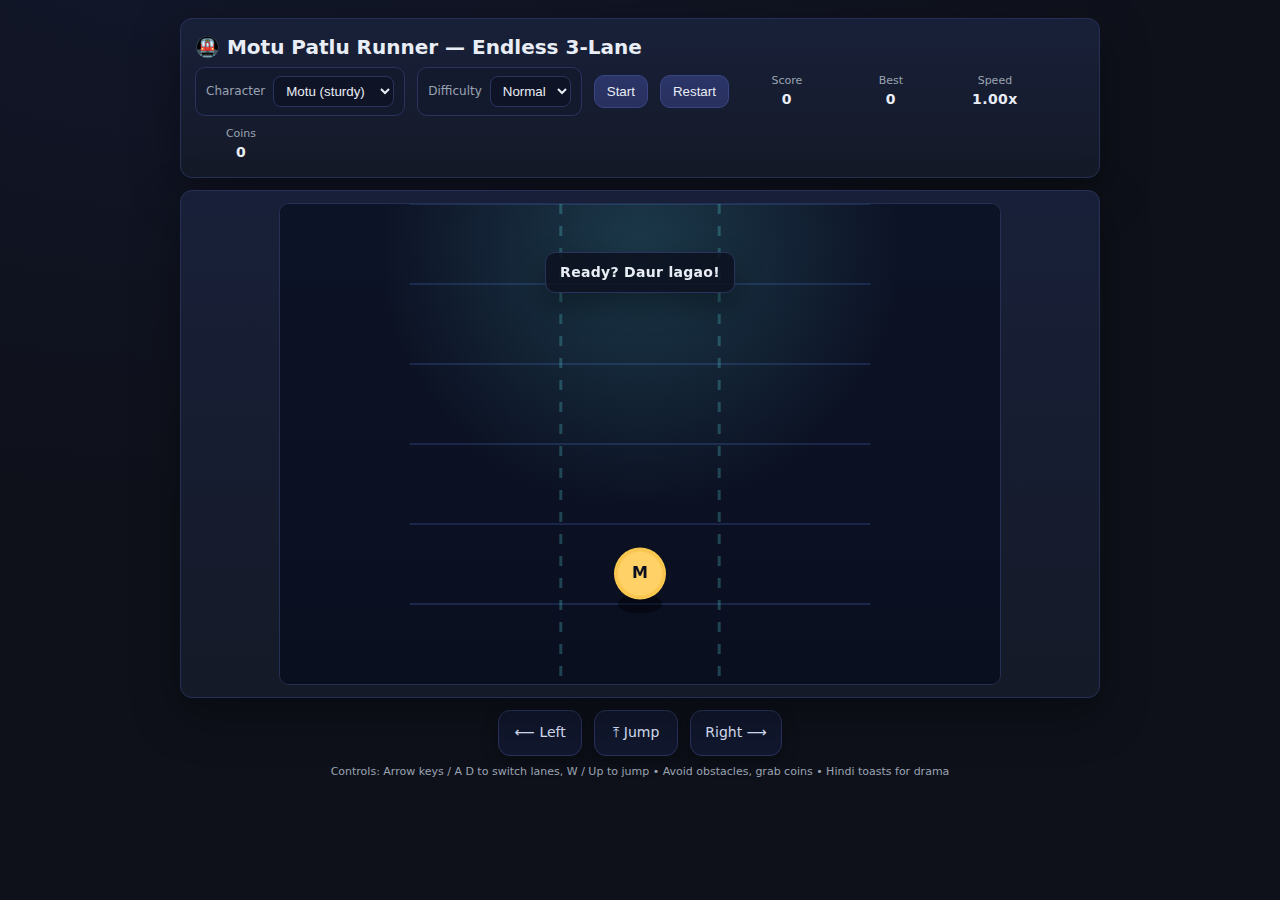
<file: CHATGPT_5/GAMES/subway.html>
<!DOCTYPE html>
<html lang="en">
<head>
<meta charset="utf-8" />
<meta name="viewport" content="width=device-width,initial-scale=1" />
<title>Motu Patlu Runner — Endless 3‑Lane Demo (Offline)</title>
<style>
  :root{
    --bg:#0e111a; --panel:#151a28; --text:#e9edf5; --muted:#9aa3b2;
    --accent:#5ce1e6; --good:#7ddb29; --bad:#ff6b6b; --warn:#ffd166;
  }
  *{box-sizing:border-box}
  body{
    margin:0; font:14px/1.4 system-ui,Segoe UI,Roboto,Helvetica,Arial,sans-serif;
    color:var(--text); background: radial-gradient(1000px 600px at 15% -10%, #12172b, #0e111a);
    min-height:100vh; display:grid; place-items:start center; padding:18px;
  }
  .app{ width:min(100%, 920px); }
  header, .board{
    background: linear-gradient(180deg, #182039, var(--panel));
    border:1px solid #263055; border-radius:12px; box-shadow:0 16px 48px rgba(0,0,0,0.35);
  }
  header{ padding:14px; margin-bottom:12px; }
  h1{ margin:0 0 6px 0; font-size:20px; }
  .controls{ display:flex; gap:10px 12px; flex-wrap:wrap; align-items:center; margin-top:6px; }
  .group{
    display:flex; gap:8px; align-items:center; background:#141a2e; border:1px solid #2a335e;
    border-radius:10px; padding:8px 10px;
  }
  label{ color:var(--muted); font-size:12px; }
  select, input[type="number"]{
    background:#0f1326; color:var(--text); border:1px solid #2a335e; border-radius:8px; padding:6px 8px; outline:none;
  }
  button{
    background: linear-gradient(180deg, #2b3568, #28305e); color:var(--text); border:1px solid #3a4586;
    padding:8px 12px; border-radius:10px; cursor:pointer; transition:transform .04s ease, filter .2s ease;
  }
  button:hover{ filter:brightness(1.08); }
  button:active{ transform:translateY(1px); }
  button[disabled]{ opacity:.55; cursor:not-allowed; }

  .stat{ display:grid; gap:2px; min-width:92px; text-align:center; }
  .label{ color:var(--muted); font-size:11px; }
  .value{ font-weight:800; letter-spacing:.4px; }

  .board{ padding:12px; }
  canvas{
    display:block; margin:auto; background:#0b0f1f; border-radius:10px;
    border:1px solid #263055; box-shadow:0 16px 40px rgba(0,0,0,.4) inset;
    touch-action: manipulation;
  }

  .hud{ display:flex; gap:10px 12px; flex-wrap:wrap; margin-top:10px; align-items:center; }
  .hint{ color:var(--muted); font-size:12px; }

  .toast{
    position:absolute; left:50%; top:12%; transform:translateX(-50%) translateY(-10px);
    background: rgba(12,16,30,0.85); border:1px solid #2a335e; color:#e9edf5;
    padding:10px 14px; border-radius:10px; font-weight:700; letter-spacing:.3px;
    box-shadow:0 12px 28px rgba(0,0,0,0.35);
    opacity:0; pointer-events:none; transition: opacity .25s ease, transform .25s ease;
    z-index:5;
  }
  .toast.show{ opacity:1; transform:translateX(-50%) translateY(0); }

  .controls-mobile{
    margin-top:12px; display:flex; justify-content:center; gap:12px; flex-wrap:wrap;
  }
  .btn{
    background:#11172d; color:#dfe6ff; border:1px solid #2a335e; padding:12px 14px;
    border-radius:12px; min-width:84px; text-align:center; user-select:none;
    box-shadow:0 6px 16px rgba(0,0,0,.3);
  }
  .btn:active{ transform:translateY(1px); }
  .footer{ color:var(--muted); margin-top:8px; font-size:11px; text-align:center; }
</style>
</head>
<body>
<div class="app">
  <header>
    <h1>🚇 Motu Patlu Runner — Endless 3‑Lane</h1>
    <div class="controls">
      <div class="group">
        <label>Character</label>
        <select id="skin">
          <option value="motu">Motu (sturdy)</option>
          <option value="patlu">Patlu (nimble)</option>
        </select>
      </div>
      <div class="group">
        <label>Difficulty</label>
        <select id="difficulty">
          <option value="easy">Easy</option>
          <option value="normal" selected>Normal</option>
          <option value="hard">Hard</option>
        </select>
      </div>
      <button id="start">Start</button>
      <button id="restart">Restart</button>

      <div class="stat"><div class="label">Score</div><div class="value" id="score">0</div></div>
      <div class="stat"><div class="label">Best</div><div class="value" id="best">0</div></div>
      <div class="stat"><div class="label">Speed</div><div class="value" id="speed">1.00x</div></div>
      <div class="stat"><div class="label">Coins</div><div class="value" id="coins">0</div></div>
    </div>
  </header>

  <div class="board" style="position:relative">
    <canvas id="game" width="720" height="480" aria-label="Motu Patlu Runner"></canvas>
    <div class="toast" id="toast"></div>
  </div>

  <div class="controls-mobile">
    <div class="btn" id="btnLeft">⟵ Left</div>
    <div class="btn" id="btnJump">⤒ Jump</div>
    <div class="btn" id="btnRight">Right ⟶</div>
  </div>

  <div class="footer">Controls: Arrow keys / A D to switch lanes, W / Up to jump • Avoid obstacles, grab coins • Hindi toasts for drama</div>
</div>

<script>
(() => {
  // ====== Elements
  const $ = s => document.querySelector(s);
  const canvas = $('#game');
  const ctx = canvas.getContext('2d');
  const startBtn = $('#start'), restartBtn = $('#restart');
  const scoreEl = $('#score'), bestEl = $('#best'), speedEl = $('#speed'), coinsEl = $('#coins');
  const toastEl = $('#toast');
  const skinEl = $('#skin'), diffEl = $('#difficulty');
  const btnLeft = $('#btnLeft'), btnRight = $('#btnRight'), btnJump = $('#btnJump');

  // ====== Sound (simple beeps)
  const AudioKit = (() => {
    let ctx;
    function ensure(){ if(!ctx) ctx = new (window.AudioContext || window.webkitAudioContext)(); }
    function tone(f, ms=90, type='sine', v=0.05){
      try{
        ensure(); const o=ctx.createOscillator(), g=ctx.createGain();
        o.type=type; o.frequency.value=f; g.gain.value=v; o.connect(g).connect(ctx.destination);
        const t=ctx.currentTime; o.start(t); g.gain.setValueAtTime(v,t);
        g.gain.exponentialRampToValueAtTime(0.0001,t+ms/1000); o.stop(t+ms/1000+0.02);
      }catch{}
    }
    return {
      coin: ()=>tone(900,70,'triangle',0.05),
      step: ()=>tone(420,40,'square',0.02),
      whoosh:()=>tone(720,60,'sine',0.03),
      crash:()=>{ tone(180,160,'sawtooth',0.07); setTimeout(()=>tone(90,160,'sawtooth',0.07),110); },
      near: ()=>tone(300,60,'square',0.03)
    };
  })();

  // ====== Toast
  function toast(text){
    toastEl.textContent = text;
    toastEl.classList.add('show');
    setTimeout(()=>toastEl.classList.remove('show'), 1200);
  }

  // ====== Game config
  const W = canvas.width, H = canvas.height;
  const lanes = [W*0.28, W*0.50, W*0.72]; // x positions
  const groundY = H*0.82;
  const gravity = 2000; // px/s^2
  const jumpVel = 780;  // px/s

  const skins = {
    motu: { color:'#ffd166', ring:'#f9c74f', label:'M' },
    patlu:{ color:'#7ec8ff', ring:'#63b3ed', label:'P' }
  };

  const difficulties = {
    easy:   { speed: 360, accel: 0.04, spawnBase: 0.95, spawnVar: 0.35 },
    normal: { speed: 420, accel: 0.06, spawnBase: 0.85, spawnVar: 0.35 },
    hard:   { speed: 460, accel: 0.08, spawnBase: 0.75, spawnVar: 0.35 }
  };

  // ====== State
  let running = false, alive = true;
  let lane = 1, targetLane = 1;
  let px = lanes[lane], py = groundY, vy = 0, onGround = true;
  let speed = 400, accel = 0.06;
  let spawnTimer = 0, nextSpawn = 1.0;
  let score = 0, best = Number(localStorage.getItem('mp_runner_best')||0);
  let coins = 0;
  let entities = []; // {type:'barrier'|'train'|'coin', lane:int, y:number, w,h}
  let lastT = 0;
  let skin = 'motu';

  bestEl.textContent = best.toString();

  function reset() {
    const d = difficulties[diffEl.value];
    speed = d.speed; accel = d.accel;
    spawnTimer = 0; nextSpawn = rngBetween(d.spawnBase, d.spawnBase + d.spawnVar);
    entities = [];
    lane = 1; targetLane = 1; px = lanes[lane]; py = groundY; vy = 0; onGround = true;
    score = 0; coins = 0; alive = true; running = false;
    scoreEl.textContent = '0'; coinsEl.textContent = '0'; speedEl.textContent = '1.00x';
    skin = skinEl.value;
    toast('Ready? Daur lagao!');
  }

  // ====== Input
  const KEYMAP = { ArrowLeft:-1, ArrowRight:1, a:-1, d:1, A:-1, D:1 };
  window.addEventListener('keydown', (e)=>{
    if (e.key === ' ' || e.key === 'ArrowUp' || e.key === 'w' || e.key === 'W'){
      jump(); e.preventDefault(); return;
    }
    const mv = KEYMAP[e.key];
    if (mv === -1) laneLeft();
    if (mv ===  1) laneRight();
    if (mv!==undefined) e.preventDefault();
  });
  btnLeft.addEventListener('click', laneLeft);
  btnRight.addEventListener('click', laneRight);
  btnJump.addEventListener('click', jump);

  function laneLeft(){ targetLane = Math.max(0, targetLane-1); AudioKit.whoosh(); }
  function laneRight(){ targetLane = Math.min(2, targetLane+1); AudioKit.whoosh(); }
  function jump(){
    if (!alive) return;
    if (onGround){ vy = -jumpVel; onGround = false; AudioKit.whoosh(); }
  }

  startBtn.addEventListener('click', ()=>{ if (!alive){ reset(); } running = true; toast('Shuru! Sambhal ke.'); });
  restartBtn.addEventListener('click', ()=>{ reset(); running = true; });

  // ====== RNG helper
  function rngBetween(a,b){ return a + Math.random()*(b-a); }

  // ====== Spawning
  function scheduleNext(){
    const d = difficulties[diffEl.value];
    nextSpawn = rngBetween(d.spawnBase, d.spawnBase + d.spawnVar);
  }

  function spawnEntity(){
    const typeRoll = Math.random();
    const laneIdx = Math.floor(Math.random()*3);
    if (typeRoll < 0.18){
      // Train (long, high obstacle)
      entities.push({ type:'train', lane:laneIdx, y:-220, w:120, h:220 });
    } else if (typeRoll < 0.58){
      // Barrier (short)
      entities.push({ type:'barrier', lane:laneIdx, y:-60, w:70, h:60 });
    } else {
      // Coin (collectible)
      entities.push({ type:'coin', lane:laneIdx, y:-30, w:28, h:28, taken:false });
    }
  }

  // ====== Loop
  function loop(ts){
    requestAnimationFrame(loop);
    if (!lastT) lastT = ts;
    const dt = Math.min(0.033, (ts - lastT)/1000); // cap dt
    lastT = ts;

    drawBackground();

    if (!alive){ drawPlayer(); drawEntities(); return; }
    if (!running){ drawPlayer(); drawEntities(); drawHUD(); return; }

    // Speed ramp and score
    speed += accel; // per frame small
    const speedMult = speed / difficulties[diffEl.value].speed;
    speedEl.textContent = speedMult.toFixed(2)+'x';
    score += Math.floor(10 * speedMult * dt * 10);
    scoreEl.textContent = score.toString();

    // Smooth lane move
    const targetX = lanes[targetLane];
    px += (targetX - px) * Math.min(1, dt*12);
    lane = nearestLane(px);

    // Jump physics
    vy += gravity*dt;
    py += vy*dt;
    if (py >= groundY){ py = groundY; vy = 0; onGround = true; }

    // Spawn logic
    spawnTimer += dt;
    if (spawnTimer >= nextSpawn){
      spawnTimer = 0; scheduleNext(); spawnEntity();
    }

    // Move entities
    for (const e of entities){
      e.y += speed * dt;
    }

    // Collisions and cleanup
    let nearMiss = false;
    entities = entities.filter(e => {
      // Remove off-screen
      if (e.y > H + 240) return false;

      if (e.type === 'coin'){
        // Collision with coin
        const cx = lanes[e.lane], cy = e.y + 14;
        const dx = Math.abs(px - cx), dy = Math.abs(py - cy);
        const hit = dx < 30 && dy < 34;
        if (hit && !e.taken){
          e.taken = true; coins++; coinsEl.textContent = coins.toString(); AudioKit.coin(); toast('Sikka mila!');
          return false;
        }
        return true;
      } else {
        // Obstacle coll
        const cx = lanes[e.lane];
        const ex = cx - e.w/2, ew = e.w;
        const ey = e.y, eh = e.h;
        const playerW = 46, playerH = 54;
        const pxBox = px - playerW/2, pyBox = py - playerH;
        const overlap = rectOverlap(pxBox, pyBox, playerW, playerH, ex, ey, ew, eh);
        if (overlap){
          // If mid-air high enough, allow jump over barrier (not trains)
          if (e.type === 'barrier' && !onGround && (groundY - py) > 24){
            // leaped successfully — small score bonus
            score += 20;
            return true;
          }
          // Crash
          alive = false; running = false;
          AudioKit.crash(); toast('Dhaakad! Takra gaye.');
          if (score > best){ best = score; localStorage.setItem('mp_runner_best', best); }
          bestEl.textContent = best.toString();
          // screen flash
          flashScreen();
          return true;
        } else {
          // Near miss detection
          if (e.lane === lane && Math.abs((e.y+eh) - py) < 26) nearMiss = true;
          return true;
        }
      }
    });

    if (nearMiss){ AudioKit.near(); toast('Bach gaye!'); }

    // Draw
    drawEntities();
    drawPlayer();
    drawHUD();
  }

  function nearestLane(x){
    let idx = 0, best = Infinity;
    for (let i=0;i<3;i++){
      const d = Math.abs(x - lanes[i]); if (d < best){ best = d; idx = i; }
    }
    return idx;
  }

  function rectOverlap(ax,ay,aw,ah,bx,by,bw,bh){
    return ax < bx + bw && ax + aw > bx && ay < by + bh && ay + ah > by;
  }

  // ====== Drawing
  function drawBackground(){
    // Road gradient
    const g = ctx.createLinearGradient(0,0,0,H);
    g.addColorStop(0,'#0d1326'); g.addColorStop(1,'#0a0f20');
    ctx.fillStyle = g; ctx.fillRect(0,0,W,H);

    // Perspective rails
    ctx.strokeStyle = '#1b274a'; ctx.lineWidth = 2;
    const center = W/2;
    for (let i=0;i<6;i++){
      const y = (i/6)*H;
      ctx.beginPath(); ctx.moveTo(W*0.18, y); ctx.lineTo(W*0.82, y); ctx.stroke();
    }
    // Lane markers
    ctx.strokeStyle = 'rgba(92,225,230,0.25)'; ctx.setLineDash([10,12]); ctx.lineWidth = 3;
    for (let i=0;i<2;i++){
      const x = (lanes[i]+lanes[i+1])/2;
      ctx.beginPath(); ctx.moveTo(x, 0); ctx.lineTo(x, H); ctx.stroke();
    }
    ctx.setLineDash([]);
    // Horizon glow
    const rad = ctx.createRadialGradient(W*0.5, H*0.10, 10, W*0.5, H*0.10, 260);
    rad.addColorStop(0,'rgba(92,225,230,0.18)');
    rad.addColorStop(1,'rgba(92,225,230,0.0)');
    ctx.fillStyle = rad; ctx.beginPath(); ctx.arc(W*0.5,H*0.10,260,0,Math.PI*2); ctx.fill();
  }

  function drawEntities(){
    for (const e of entities){
      const x = lanes[e.lane];
      if (e.type === 'coin'){
        // coin
        ctx.save();
        ctx.translate(x, e.y + 14);
        const spin = (performance.now()/5)%360 * Math.PI/180;
        const sx = 1 + Math.sin(spin)*0.25;
        ctx.scale(sx,1);
        ctx.fillStyle = '#ffd166';
        ctx.strokeStyle = '#f2a93b'; ctx.lineWidth = 2;
        ctx.beginPath(); ctx.arc(0,0,12,0,Math.PI*2); ctx.fill(); ctx.stroke();
        ctx.restore();
      } else if (e.type === 'barrier'){
        ctx.fillStyle = '#ff6b6b';
        ctx.strokeStyle = '#5c1f31'; ctx.lineWidth = 3;
        ctx.fillRect(x - e.w/2, e.y, e.w, e.h);
        ctx.strokeRect(x - e.w/2, e.y, e.w, e.h);
      } else if (e.type === 'train'){
        const w = e.w, h = e.h;
        ctx.fillStyle = '#324a7a'; ctx.strokeStyle = '#22355c'; ctx.lineWidth = 4;
        ctx.fillRect(x - w/2, e.y, w, h);
        ctx.strokeRect(x - w/2, e.y, w, h);
        // windows
        ctx.fillStyle = '#9bb6ff';
        for (let i=0;i<3;i++){
          ctx.fillRect(x - w/2 + 10, e.y + 12 + i*60, w - 20, 28);
        }
        // lights
        ctx.fillStyle = '#ffd166'; ctx.fillRect(x - 8, e.y + h - 12, 16, 6);
      }
    }
  }

  function drawPlayer(){
    const s = skins[skin];
    // shadow
    ctx.fillStyle = 'rgba(0,0,0,0.4)';
    ctx.beginPath(); ctx.ellipse(px, groundY+6, 22, 10, 0, 0, Math.PI*2); ctx.fill();
    // ring
    ctx.fillStyle = s.ring;
    ctx.beginPath(); ctx.arc(px, py-24, 26, 0, Math.PI*2); ctx.fill();
    // body
    ctx.fillStyle = s.color;
    ctx.beginPath(); ctx.arc(px, py-24, 22, 0, Math.PI*2); ctx.fill();
    // label
    ctx.fillStyle = '#0b0f1f'; ctx.font = 'bold 16px system-ui';
    ctx.textAlign = 'center'; ctx.textBaseline = 'middle';
    ctx.fillText(s.label, px, py-24);
  }

  function drawHUD(){
    // Nothing extra; UI in header
  }

  // Screen flash on crash
  function flashScreen(){
    const overlay = document.createElement('div');
    overlay.style.position='absolute'; overlay.style.left=0; overlay.style.top=0;
    overlay.style.right=0; overlay.style.bottom=0; overlay.style.borderRadius='10px';
    overlay.style.background='rgba(255,107,107,0.25)';
    overlay.style.pointerEvents='none';
    overlay.style.transition='opacity .35s ease';
    canvas.parentElement.appendChild(overlay);
    requestAnimationFrame(()=>{ overlay.style.opacity='0'; });
    setTimeout(()=>overlay.remove(), 380);
  }

  // ====== Start
  reset();
  requestAnimationFrame(loop);
})();
</script>
</body>
</html>
</file>
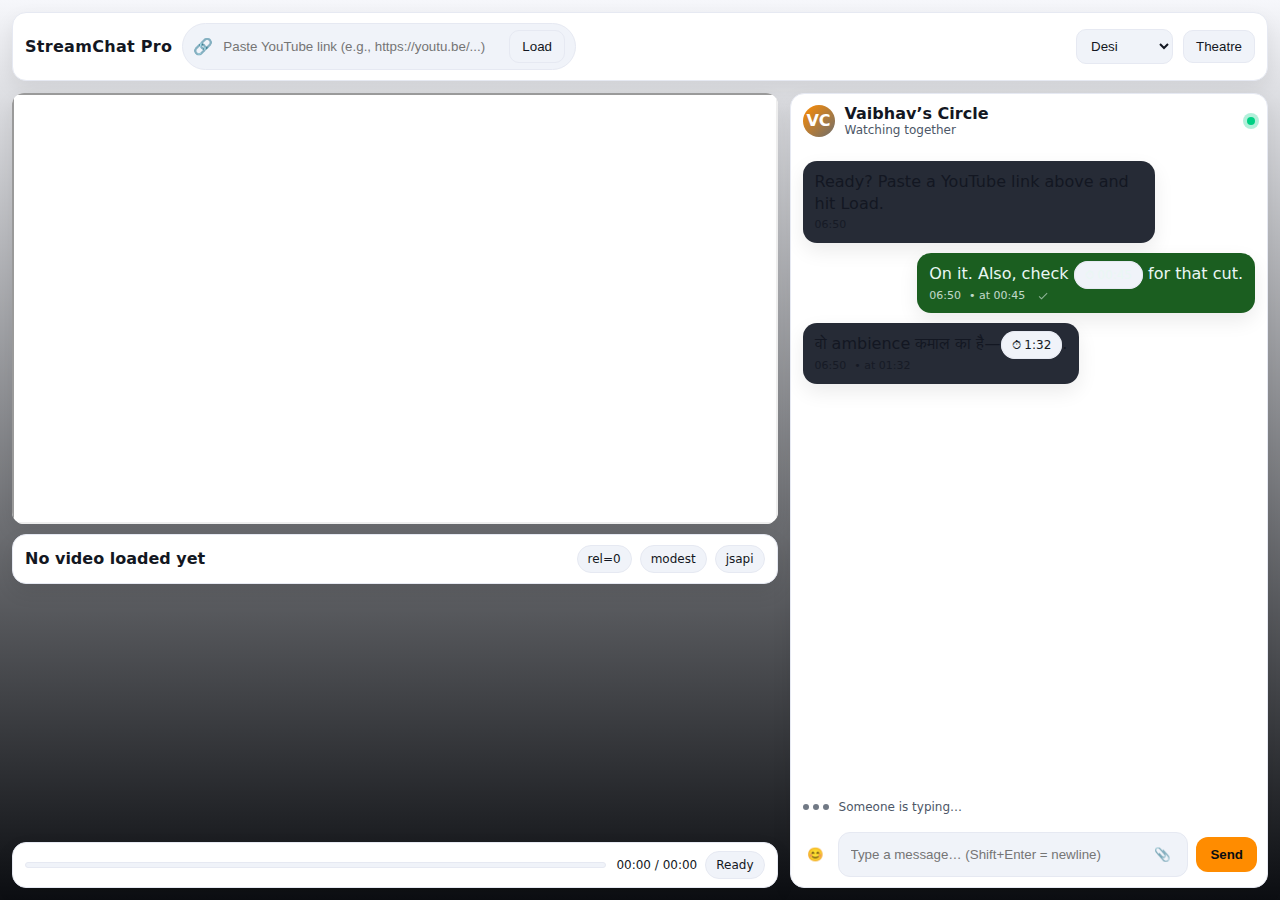
<file: CHATGPT_5/GAMES/ytWhatsapp.html>
<!DOCTYPE html>
<html lang="en">
<head>
<meta charset="utf-8"/>
<meta name="viewport" content="width=device-width, initial-scale=1"/>
<title>StreamChat Pro — YouTube × WhatsApp</title>
<meta name="color-scheme" content="light dark">
<style>
  :root{
    --bg:#0f1115; --elev:#171a21; --elev2:#1d212a; --text:#e8eef5; --muted:#a8b3c7;
    --accent:#00bfa6; --bubble-me:#075E54; --bubble-them:#262b36; --bubble-me-text:#eaf7f4; --ring:#2c313d;
    --success:#00d084; --warn:#ffb100; --danger:#ff5c5c;
    --shadow: 0 10px 30px rgba(0,0,0,.4);
  }
  [data-theme="neon"]{ --accent:#7ef9ff; --bubble-me:#1b8a78; }
  [data-theme="monsoon"]{ --accent:#7aa2ff; --bubble-me:#3d5a98; }
  [data-theme="desi"]{ --accent:#ff8c00; --bubble-me:#1b5e20; }

  @media (prefers-color-scheme: light){
    :root{ --bg:#f6f7fb; --elev:#ffffff; --elev2:#f0f3f9; --text:#131722; --muted:#4d5767; --ring:#e6e9f2; --shadow:0 8px 20px rgba(0,0,0,.08); }
  }

  *{ box-sizing:border-box }
  html,body{ height:100% }
  body{
    margin:0; font-family: ui-sans-serif, system-ui, "Segoe UI", Roboto, Helvetica, Arial, "Noto Sans Devanagari", "Mangal";
    background:linear-gradient(180deg, var(--bg), #0c0e12);
    color:var(--text); display:flex; min-height:100vh;
  }
  .app{
    display:grid; grid-template-columns: 1.6fr 1fr; grid-template-rows: auto 1fr auto;
    grid-template-areas:
      "topbar topbar"
      "player chat"
      "status chat";
    gap:12px; width:100%; padding:12px; max-width:1400px; margin:0 auto;
  }
  @media (max-width: 980px){
    .app{
      grid-template-columns: 1fr; grid-template-rows: auto auto 1fr auto; gap:8px;
      grid-template-areas:
        "topbar"
        "tabs"
        "content"
        "status";
    }
  }

  .card{ background:var(--elev); border:1px solid var(--ring); border-radius:14px; box-shadow:var(--shadow) }

  .topbar{ grid-area: topbar; display:flex; align-items:center; gap:10px; padding:10px 12px; }
  .logo{ font-weight:700; letter-spacing:.3px }
  .sp{ flex:1 }
  .pill{ border:1px solid var(--ring); padding:6px 10px; border-radius:999px; display:inline-flex; gap:8px; align-items:center; background:var(--elev2) }
  .pill input[type="text"]{ background:transparent; border:none; outline:none; width:280px; color:var(--text) }
  .btn{
    border:1px solid var(--ring); background:var(--elev2); color:var(--text);
    padding:8px 12px; border-radius:10px; cursor:pointer; transition:transform .06s ease, background .2s; display:inline-flex; gap:8px; align-items:center;
  }
  .btn:hover{ transform: translateY(-1px) }
  .btn:active{ transform: translateY(0) }
  .select{ padding:8px 10px; border-radius:10px; border:1px solid var(--ring); background:var(--elev2); color:var(--text) }

  /* Player */
  .player{ grid-area: player; display:flex; flex-direction:column; gap:10px }
  .frame{ aspect-ratio: 16/9; border:none; width:100%; border-radius:12px; overflow:hidden; }
  .frame iframe{ width:100%; height:100% }
  .meta{ display:flex; gap:10px; align-items:center; padding:10px 12px }
  .title{ font-weight:600; flex:1; min-width:0; text-overflow:ellipsis; white-space:nowrap; overflow:hidden }
  .chips{ display:flex; gap:8px; flex-wrap:wrap }
  .chip{ font-size:12px; padding:6px 10px; border-radius:999px; background:var(--elev2); border:1px solid var(--ring) }
  .theatre{ background:var(--elev2); border:1px dashed var(--ring) }

  /* Chat */
  .chat{ grid-area: chat; display:flex; flex-direction:column; min-height:0 }
  .chat-header{ display:flex; align-items:center; gap:10px; padding:10px 12px }
  .avatar{ width:32px; height:32px; border-radius:50%; background:linear-gradient(135deg, var(--accent), #6e6e6e); display:grid; place-items:center; color:white; font-weight:700 }
  .status-dot{ width:8px; height:8px; border-radius:50%; background:var(--success); margin-left:auto; box-shadow:0 0 0 4px color-mix(in oklab, var(--success) 30%, transparent) }
  .chat-body{ flex:1; overflow:auto; padding:14px 12px; display:flex; flex-direction:column; gap:10px; scroll-behavior:smooth }
  .bubble{ max-width:78%; padding:10px 12px; border-radius:14px; position:relative; word-wrap:break-word; line-height:1.35; box-shadow: var(--shadow) }
  .bubble.me{ margin-left:auto; background:var(--bubble-me); color:var(--bubble-me-text) }
  .bubble.them{ margin-right:auto; background:var(--bubble-them) }
  .bubble .metaRow{ display:flex; align-items:center; gap:8px; font-size:11px; opacity:.8; margin-top:4px }
  .ticks{ display:inline-flex; gap:2px; margin-left:4px }
  .tick{ width:12px; height:12px; }
  .tick svg{ width:12px; height:12px; fill:currentColor; opacity:.7 }
  .tick.read{ color:#00b2ff }
  .thumb{ margin-top:8px; border-radius:10px; overflow:hidden; border:1px solid var(--ring) }
  .thumb img{ max-width:220px; height:auto; display:block }

  .composer{ padding:10px; display:flex; gap:8px; align-items:center }
  .composer .field{ flex:1; display:flex; align-items:center; gap:8px; border:1px solid var(--ring); background:var(--elev2); padding:8px 10px; border-radius:12px }
  .composer input[type="text"]{ flex:1; border:none; outline:none; background:transparent; color:var(--text) }
  .icon-btn{ background:transparent; border:none; color:var(--muted); cursor:pointer; padding:6px; border-radius:8px }
  .icon-btn:hover{ color:var(--accent) }
  .send{ background:var(--accent); color:#0b0d11; border:none; padding:10px 14px; border-radius:12px; cursor:pointer; font-weight:700 }

  .typing{ display:flex; gap:4px; align-items:center; padding:0 12px 8px }
  .dot{ width:6px; height:6px; border-radius:50%; background:var(--muted); opacity:.8; animation: bounce .9s infinite alternate }
  .dot:nth-child(2){ animation-delay:.15s } .dot:nth-child(3){ animation-delay:.3s }
  @keyframes bounce{ to{ transform: translateY(-4px); opacity:.5 } }

  /* Mobile tabs */
  .tabs{ display:none; grid-area: tabs; padding:6px; gap:6px }
  .tab{ flex:1; text-align:center; border:1px solid var(--ring); padding:10px; border-radius:10px; background:var(--elev2); cursor:pointer }
  .statusbar{ grid-area: status; display:flex; align-items:center; justify-content:space-between; gap:10px; padding:8px 12px; font-size:12px }
  .bar{ height:6px; background:var(--elev2); border:1px solid var(--ring); border-radius:6px; overflow:hidden; flex:1 }
  .fill{ height:100%; width:0%; background:linear-gradient(90deg, var(--accent), #22d3ee) }
  .right{ display:flex; gap:8px; align-items:center }

  @media (max-width: 980px){
    .player{ display:none }
    .chat{ display:none }
    .content--video .player{ display:flex }
    .content--chat .chat{ display:flex }
    .tabs{ display:flex }
    .app{ grid-template-areas: "topbar" "tabs" "content" "status"; }
    .content{ grid-area: content; display:block }
  }

  /* Accessibility */
  @media (prefers-reduced-motion: reduce){
    .chat-body{ scroll-behavior:auto }
    .dot{ animation:none }
    .btn:hover{ transform:none }
  }
</style>
</head>
<body data-theme="desi">
  <div class="app content content--video">
    <!-- Top bar -->
    <div class="topbar card">
      <div class="logo">StreamChat Pro</div>
      <div class="pill" title="Paste YouTube link and Load">
        <span>🔗</span>
        <input id="ytUrl" type="text" placeholder="Paste YouTube link (e.g., https://youtu.be/...)">
        <button class="btn" id="loadBtn">Load</button>
      </div>
      <div class="sp"></div>
      <select id="theme" class="select" title="Theme">
        <option value="">Classic</option>
        <option value="neon">Neon</option>
        <option value="monsoon">Monsoon</option>
        <option value="desi" selected>Desi</option>
      </select>
      <button class="btn" id="theatreBtn" title="Theatre mode">Theatre</button>
    </div>

    <!-- Mobile tabs -->
    <div class="tabs">
      <div class="tab" id="tabVideo">🎬 Video</div>
      <div class="tab" id="tabChat">💬 Chat</div>
    </div>

    <!-- Player area -->
    <div class="player">
      <div class="card frame" id="playerCard">
        <iframe id="playerFrame" src="" title="YouTube"
          allow="accelerometer; autoplay; clipboard-write; encrypted-media; gyroscope; picture-in-picture; web-share"
          allowfullscreen referrerpolicy="strict-origin-when-cross-origin"></iframe>
      </div>
      <div class="card meta">
        <div class="title" id="videoTitle">No video loaded yet</div>
        <div class="chips">
          <span class="chip">rel=0</span>
          <span class="chip">modest</span>
          <span class="chip">jsapi</span>
        </div>
      </div>
    </div>

    <!-- Chat area -->
    <div class="chat card">
      <div class="chat-header">
        <div class="avatar">VC</div>
        <div>
          <div style="font-weight:600">Vaibhav’s Circle</div>
          <div style="font-size:12px; color:var(--muted)">Watching together</div>
        </div>
        <div class="status-dot" title="Online"></div>
      </div>

      <div class="chat-body" id="chatBody" aria-live="polite"></div>

      <div class="typing" id="typing" style="display:none">
        <div class="dot"></div><div class="dot"></div><div class="dot"></div>
        <span style="margin-left:6px; color:var(--muted); font-size:12px">Someone is typing…</span>
      </div>

      <div class="composer">
        <button class="icon-btn" id="emojiBtn" title="Emoji">😊</button>
        <div class="field">
          <input id="msgInput" type="text" placeholder="Type a message… (Shift+Enter = newline)" autocomplete="off">
          <input id="file" type="file" accept="image/*" hidden>
          <button class="icon-btn" id="attachBtn" title="Attach image">📎</button>
        </div>
        <button class="send" id="sendBtn">Send</button>
      </div>
    </div>

    <!-- Status bar -->
    <div class="statusbar card">
      <div class="bar"><div class="fill" id="progress"></div></div>
      <div class="right">
        <span id="timeLabel">00:00 / 00:00</span>
        <span class="chip" id="netHint">Ready</span>
      </div>
    </div>
  </div>

  <!-- Emoji popover -->
  <div id="emojiPanel" class="card" style="position:fixed; bottom:86px; left:16px; padding:8px; display:none; gap:6px; max-width:320px">
    <div id="emojiGrid" style="display:grid; grid-template-columns: repeat(8, 1fr); gap:6px; font-size:20px; padding:4px"></div>
  </div>

  <script src="https://www.youtube.com/iframe_api"></script>
  <script>
  // ---------- Utilities ----------
  const $ = sel => document.querySelector(sel);
  const fmt = s => {
    s = Math.max(0, Math.floor(s));
    const m = Math.floor(s/60); const ss = (s%60).toString().padStart(2,'0');
    return m.toString().padStart(2,'0') + ":" + ss;
  };
  function parseYouTubeId(url){
    if(!url) return "";
    // Accept full URLs or IDs
    try{
      const u = new URL(url, location.href);
      if(u.hostname.includes("youtu.be")) return u.pathname.slice(1);
      if(u.hostname.includes("youtube.com")){
        if(u.searchParams.get("v")) return u.searchParams.get("v");
        const m = u.pathname.match(/\/shorts\/([^/?#]+)/); if(m) return m[1];
      }
      return url; // might already be an ID
    }catch{ return url; }
  }

  // ---------- State ----------
  let themeSel = $("#theme");
  let theatre = false;
  let player, duration = 0, ready = false;
  let chat = []; // {id, who, text, at?, time, status, img?}
  let atBottom = true;

  // ---------- Player ----------
  window.onYouTubeIframeAPIReady = () => {
    player = new YT.Player('playerFrame', {
      videoId: 'tgbNymZ7vqY',
      playerVars: { rel:0, modestbranding:1, controls:1, enablejsapi:1, origin:location.origin },
      events: {
        onReady: ev => {
          ready = true;
          try{ duration = Math.floor(player.getDuration() || 0); }catch{}
          $("#videoTitle").textContent = player.getVideoData().title || "Loaded video";
          updateTime();
          tick(); // start progress loop
        },
        onStateChange: ev => {
          // 1=playing, 2=paused
          if(ev.data === YT.PlayerState.PLAYING) $("#netHint").textContent = "Playing";
          else if(ev.data === YT.PlayerState.PAUSED) $("#netHint").textContent = "Paused";
          else if(ev.data === YT.PlayerState.BUFFERING) $("#netHint").textContent = "Buffering…";
        }
      }
    });
  };

  function loadVideoFromInput(){
    const id = parseYouTubeId($("#ytUrl").value.trim());
    if(!id) return;
    player.loadVideoById(id);
    setTimeout(()=>{ $("#videoTitle").textContent = player.getVideoData().title || "Loaded video"; }, 600);
    $("#netHint").textContent = "Loaded";
  }

  function seekTo(sec){
    if(!ready) return;
    player.seekTo(sec, true);
    player.playVideo();
  }

  function updateTime(){
    let t = 0; try{ t = player.getCurrentTime() || 0; duration = player.getDuration() || duration; }catch{}
    $("#timeLabel").textContent = `${fmt(t)} / ${fmt(duration||0)}`;
    const pct = duration? (100*t/duration) : 0;
    $("#progress").style.width = pct.toFixed(2)+"%";
  }
  function tick(){
    updateTime();
    requestAnimationFrame(tick);
  }

  // ---------- Chat rendering ----------
  const body = $("#chatBody");
  function renderChat(){
    const frag = document.createDocumentFragment();
    for(const msg of chat){
      const div = document.createElement("div");
      div.className = "bubble " + (msg.who === "me" ? "me" : "them");
      let html = "";
      if(msg.text){
        html += sanitizeText(msg.text)
          .replace(/\[?(\d{1,2}):([0-5]\d)\]?/g, (m, mm, ss)=>{ // timestamp to chip
            const sec = (+mm)*60 + (+ss);
            return `<span class="chip" data-at="${sec}" style="cursor:pointer">⏱ ${mm}:${ss}</span>`;
          });
      }
      if(msg.img){
        html += `<div class="thumb"><img alt="attachment" src="${msg.img}"></div>`;
      }
      html += `<div class="metaRow"><span>${msg.time}</span>${msg.at!==undefined?`<span>• at ${fmt(msg.at)}</span>`:""}`;
      if(msg.who === "me"){
        html += `<span class="ticks" title="${msg.status}">
          ${tickIcon(msg.status!=="sent")}
          ${tickIcon(msg.status==="read", true)}
        </span>`;
      }
      html += `</div>`;
      div.innerHTML = html;
      frag.appendChild(div);
    }
    body.innerHTML = "";
    body.appendChild(frag);
    if(atBottom) body.scrollTo({ top: body.scrollHeight });
  }

  function sanitizeText(t){
    return t.replace(/[&<>]/g, c=>({ "&":"&amp;","<":"&lt;",">":"&gt;" }[c]));
  }
  function tickIcon(on, read){
    const cls = "tick" + (read?" read":"");
    return `<span class="${cls}" aria-hidden="true">
      <svg viewBox="0 0 24 24"><path d="${on? 'M9 16.2 4.8 12l-1.4 1.4L9 19 21 7l-1.4-1.4z' : ''}"/></svg>
    </span>`;
  }

  function nowTime(){
    const d = new Date();
    const hh = d.getHours().toString().padStart(2,'0');
    const mm = d.getMinutes().toString().padStart(2,'0');
    return `${hh}:${mm}`;
  }

  function addMessage({who, text, at, img}){
    const msg = {
      id: crypto.randomUUID?.() || String(Math.random()).slice(2),
      who, text, at, img, time: nowTime(), status: who==="me" ? "sent":""
    };
    chat.push(msg);
    renderChat();
    // update delivery
    if(who==="me"){
      setTimeout(()=>{ msg.status="delivered"; renderChat(); }, 400);
      setTimeout(()=>{ msg.status="read"; renderChat(); }, 1200);
    }
    // Auto-reply simulation
    maybeAutoReply(msg);
  }

  function maybeAutoReply(last){
    if(last.who !== "me") return;
    const replies = [
      "Nice cut! 🔥",
      "सुना? 2:31 पर vibe आ जाती है!",
      "Rewind that transition.",
      "Beat drop incoming… 01:12",
      "Cinematic रंग—love it.",
    ];
    const pick = replies[Math.floor(Math.random()*replies.length)];
    $("#typing").style.display = "flex";
    setTimeout(()=>{
      $("#typing").style.display = "none";
      // Pull timestamp from reply if present
      const m = pick.match(/(\d{1,2}):([0-5]\d)/);
      addMessage({ who:"them", text: pick, at: m ? (+m[1])*60 + (+m[2]) : undefined });
    }, 900 + Math.random()*900);
  }

  // ---------- Composer ----------
  const input = $("#msgInput");
  $("#sendBtn").addEventListener("click", send);
  input.addEventListener("keydown", e=>{
    if(e.key==="Enter" && !e.shiftKey){ e.preventDefault(); send(); }
  });
  function send(){
    const text = input.value.trim();
    if(!text && !lastImageData) return;
    const atMatch = text.match(/(\d{1,2}):([0-5]\d)/);
    const at = atMatch ? (+atMatch[1])*60 + (+atMatch[2]) : undefined;
    addMessage({ who:"me", text: text || "", at, img: lastImageData || undefined });
    input.value = "";
    lastImageData = null;
  }

  // Tapping timestamp chips seeks
  body.addEventListener("click", e=>{
    const chip = e.target.closest(".chip[data-at]");
    if(chip){ const sec = +chip.getAttribute("data-at"); seekTo(sec); }
  }, { passive:true });

  // Scroll anchoring
  body.addEventListener("scroll", ()=>{
    atBottom = body.scrollTop + body.clientHeight >= body.scrollHeight - 8;
  }, { passive:true });

  // ---------- Emoji ----------
  const emojis = "😀😁😂🤣😅😊😍🥰😘😎🤩🤔🙃🤗😴🤤😮‍💨😮😱🤯😇😈👻💀🔥✨🎉🥳👍👏🙏💪👀💡🎬🎧🎥📷📱💬❤️🧡💛💚💙💜🤍🤎🖤🇮🇳".split("");
  const grid = $("#emojiGrid");
  const ep = $("#emojiPanel");
  emojis.forEach(e=>{
    const b = document.createElement("button");
    b.className = "icon-btn";
    b.textContent = e;
    b.addEventListener("click", ()=>{
      input.value += e;
      input.focus();
    });
    grid.appendChild(b);
  });
  $("#emojiBtn").addEventListener("click", ()=>{
    ep.style.display = ep.style.display === "none" ? "block" : "none";
  });
  document.addEventListener("click", (e)=>{
    if(!ep.contains(e.target) && e.target !== $("#emojiBtn")) ep.style.display = "none";
  });

  // ---------- Attachments ----------
  let lastImageData = null;
  $("#attachBtn").addEventListener("click", ()=> $("#file").click());
  $("#file").addEventListener("change", e=>{
    const f = e.target.files[0];
    if(!f) return;
    const reader = new FileReader();
    reader.onload = ()=>{ lastImageData = reader.result; };
    reader.readAsDataURL(f);
  });

  // ---------- Topbar controls ----------
  $("#loadBtn").addEventListener("click", loadVideoFromInput);
  themeSel.addEventListener("change", ()=> {
    document.body.setAttribute("data-theme", themeSel.value || "");
  });
  $("#theatreBtn").addEventListener("click", ()=>{
    theatre = !theatre;
    $("#playerCard").classList.toggle("theatre", theatre);
  });

  // ---------- Mobile tabs ----------
  $("#tabVideo").addEventListener("click", ()=> switchContent(true));
  $("#tabChat").addEventListener("click", ()=> switchContent(false));
  function switchContent(video){
    const app = document.querySelector(".app");
    app.classList.toggle("content--video", video);
    app.classList.toggle("content--chat", !video);
  }

  // ---------- Seed chat ----------
  const seed = [
    { who:"them", text:"Ready? Paste a YouTube link above and hit Load." },
    { who:"me", text:"On it. Also, check 00:45 for that cut.", at:45 },
    { who:"them", text:"वो ambience कमाल का है—1:32." , at:92 }
  ];
  seed.forEach(addMessage);

  // Ensure initial bottom lock
  setTimeout(()=>{ body.scrollTop = body.scrollHeight; }, 0);
  </script>
</body>
</html>
</file>
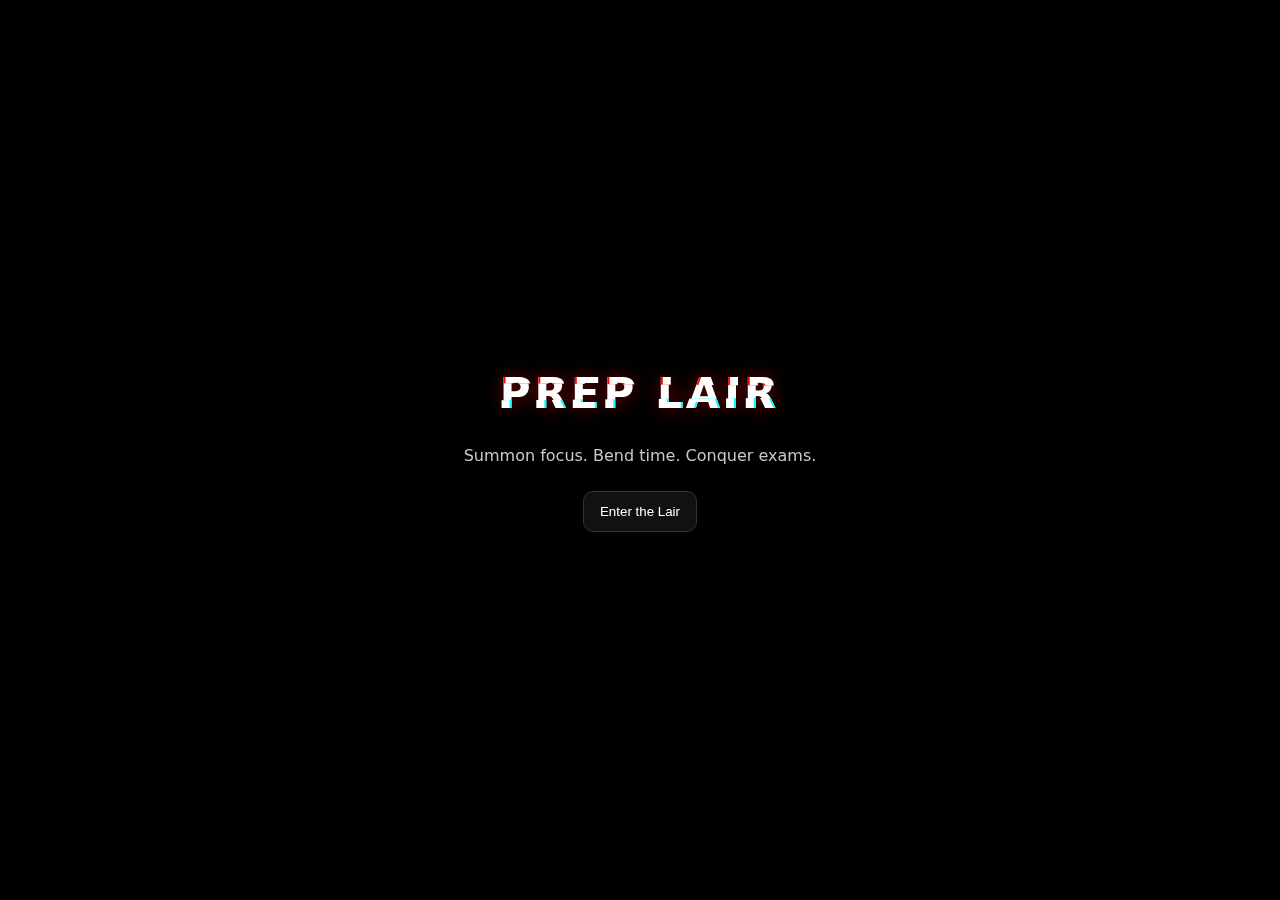
<file: CHATGPT_5/GATE_CLERK_LT website/complete.html>
<!DOCTYPE html>
<html lang="en" class="theme-horror">
<head>
<meta charset="UTF-8" />
<meta name="viewport" content="width=device-width, initial-scale=1.0"/>
<title>Vaibhav’s Prep Lair — Horror UI</title>
<style>
/* =============== THEME TOKENS =============== */
:root {
  --bg: #0b0b0d;
  --panel: #131317;
  --text: #e6e6ea;
  --muted: #9a9aa1;
  --accent: #d7263d; /* Horror crimson */
  --accent-2: #7f1d1d;
  --glow: 0 0 12px rgba(215, 38, 61, 0.45);
  --ok: #06d6a0;
  --warn: #ffd166;
  --bad: #ef476f;
  --outline: rgba(255,255,255,0.08);
}

/* Desi theme */
.theme-desi {
  --bg: #0f0d0b;
  --panel: #17130d;
  --text: #f2e9de;
  --muted: #c9bba5;
  --accent: #d97706; /* marigold */
  --accent-2: #92400e;
  --glow: 0 0 12px rgba(217, 119, 6, 0.4);
}

/* Neon theme */
.theme-neon {
  --bg: #07090f;
  --panel: #0c111b;
  --text: #e6f9ff;
  --muted: #92a8bd;
  --accent: #06d6a0; /* neon mint */
  --accent-2: #1e3a5f;
  --glow: 0 0 14px rgba(6, 214, 160, 0.45);
}

/* Horror (default) */
.theme-horror {
  --bg: #0b0b0d;
  --panel: #131317;
  --text: #e6e6ea;
  --muted: #9a9aa1;
  --accent: #d7263d;
  --accent-2: #7f1d1d;
  --glow: 0 0 12px rgba(215, 38, 61, 0.45);
}

/* =============== GLOBAL =============== */
* { box-sizing: border-box; }
html, body { height: 100%; }
body {
  margin: 0;
  font-family: Inter, system-ui, Segoe UI, Roboto, Arial, sans-serif;
  background: radial-gradient(1200px 700px at 20% -10%, rgba(215,38,61,0.08), transparent 60%),
              radial-gradient(900px 600px at 120% 20%, rgba(215,38,61,0.06), transparent 60%),
              var(--bg);
  color: var(--text);
}

/* Topbar and nav */
.topbar {
  display: flex; align-items: center; justify-content: space-between;
  padding: 14px 18px; background: linear-gradient(to bottom, rgba(0,0,0,0.35), transparent);
  border-bottom: 1px solid rgba(255,255,255,0.06);
  position: sticky; top: 0; z-index: 20;
  backdrop-filter: blur(6px);
}
.brand { display: flex; align-items: center; gap: 10px; }
.brand .logo { color: var(--accent); filter: drop-shadow(var(--glow)); }
.brand h1 { font-size: 18px; letter-spacing: 1px; margin: 0; }
.controls { display: flex; align-items: center; gap: 12px; }
.control { display: flex; flex-direction: column; gap: 6px; font-size: 12px; color: var(--muted); }
select, input, textarea {
  background: #0f0f12; color: var(--text); border: 1px solid var(--outline);
  border-radius: 8px; padding: 10px 12px;
}
select:hover, input:hover, textarea:hover { border-color: rgba(255,255,255,0.16); }

.ghost-btn, .primary, .secondary {
  border-radius: 10px; padding: 10px 14px; border: 1px solid transparent; cursor: pointer;
  background: #121218; color: var(--text);
}
.ghost-btn { border-color: rgba(255,255,255,0.12); }
.ghost-btn[aria-pressed="true"] { border-color: var(--accent); box-shadow: var(--glow); }
.primary {
  background: linear-gradient(180deg, var(--accent), var(--accent-2));
  box-shadow: var(--glow); border: none;
}
.secondary { border: 1px solid rgba(255,255,255,0.14); }

.navbar {
  display: flex; gap: 8px; flex-wrap: wrap;
  padding: 8px 16px; border-bottom: 1px solid rgba(255,255,255,0.06);
}
.navbar button {
  background: #101015; border: 1px solid var(--outline); color: var(--text);
  padding: 8px 12px; border-radius: 10px; cursor: pointer;
}
.navbar button.active { border-color: var(--accent); box-shadow: var(--glow); }

/* Layout panels */
.container { max-width: 1200px; margin: 0 auto; padding: 16px; }
.grid { display: grid; gap: 16px; grid-template-columns: 1fr; }
@media (min-width: 980px) {
  .grid-2 { grid-template-columns: 1.2fr 0.8fr; }
  .grid-3 { grid-template-columns: 1fr 1fr 1fr; }
}
.panel {
  background: linear-gradient(180deg, rgba(255,255,255,0.02), transparent 35%), var(--panel);
  padding: 16px; border-radius: 14px; border: 1px solid rgba(255,255,255,0.06);
}
.panel h2 { margin: 0 0 12px; letter-spacing: 0.5px; }

/* Focus Crypt */
.focus-row { display: grid; gap: 16px; grid-template-columns: 1fr; }
@media (min-width: 780px) {
  .focus-row { grid-template-columns: 0.9fr 1.1fr; }
}
.timer { display: grid; gap: 10px; }
.timer-face {
  height: 160px; border-radius: 14px; display: grid; place-items: center;
  background:
    radial-gradient(250px 60px at 50% 0%, rgba(215,38,61,0.2), transparent 60%),
    #0e0e12;
  border: 1px solid rgba(255,255,255,0.06);
  position: relative; overflow: hidden;
}
.timer-face::after {
  content: ""; position: absolute; inset: 0;
  background: linear-gradient(180deg, rgba(215,38,61,0.10), transparent 30%);
  mix-blend-mode: screen; pointer-events: none;
}
#timeDisplay { font-size: 46px; letter-spacing: 1px; text-shadow: var(--glow); }
.timer-controls { display: flex; gap: 10px; align-items: center; flex-wrap: wrap; }

.stamina { display: grid; gap: 8px; }
.stamina-head { display: flex; align-items: baseline; gap: 10px; }
.stamina-bar {
  height: 20px; background: #0f0f12; border-radius: 999px; border: 1px solid rgba(255,255,255,0.08);
  overflow: hidden; position: relative;
}
#staminaFill {
  height: 100%; width: 100%;
  background: linear-gradient(90deg, var(--accent), var(--accent-2));
  box-shadow: var(--glow);
  transition: width 0.3s ease;
}
.stamina-meta { display: flex; justify-content: space-between; align-items: center; color: var(--muted); }

.notes { display: grid; gap: 8px; }
textarea#studyNotes { width: 100%; resize: vertical; border-radius: 12px; }

/* Flashcards */
.card-stage { display: grid; place-items: center; height: 260px; margin: 8px 0; }
.flip-card { width: 100%; max-width: 520px; height: 240px; perspective: 1000px; outline: none; }
.flip-card-inner { position: relative; width: 100%; height: 100%; transform-style: preserve-3d; transition: transform 0.6s; }
.flip-card.flipped .flip-card-inner { transform: rotateY(180deg); }
.flip-card-front, .flip-card-back {
  position: absolute; width: 100%; height: 100%; backface-visibility: hidden;
  border-radius: 14px; border: 1px solid rgba(255,255,255,0.08);
  padding: 16px; display: grid; align-content: center; justify-items: center; text-align: center;
}
.flip-card-front {
  background:
    repeating-linear-gradient(0deg, rgba(215,38,61,0.08), rgba(215,38,61,0.08) 2px, transparent 2px, transparent 22px),
    #0f0f12;
  box-shadow: var(--glow);
}
.flip-card-back {
  transform: rotateY(180deg);
  background:
    radial-gradient(300px 60px at 50% 100%, rgba(215,38,61,0.15), transparent 60%),
    #0f0f12;
  box-shadow: var(--glow);
}
.card-actions { display: flex; gap: 10px; justify-content: center; }

/* Deck Editor */
.deck-grid { display: grid; gap: 12px; grid-template-columns: 1fr; }
@media (min-width: 1000px) { .deck-grid { grid-template-columns: 0.8fr 1.2fr; } }
.list { border: 1px solid var(--outline); border-radius: 12px; padding: 10px; background: #0e0e12; max-height: 360px; overflow: auto; }
.list-item { display: flex; justify-content: space-between; align-items: center; padding: 8px; border-bottom: 1px solid var(--outline); }
.list-item:last-child { border-bottom: none; }

/* Mock Dungeon */
.mock-config { display: flex; gap: 10px; flex-wrap: wrap; }
.mock-qa { border: 1px solid var(--outline); border-radius: 12px; padding: 12px; background: #0f0f12; margin-top: 10px; }
.mock-controls { display: flex; gap: 10px; flex-wrap: wrap; margin-top: 8px; }

/* Puzzle Pit */
.pit-grid { display: grid; gap: 10px; grid-template-columns: 1fr; }
@media (min-width: 900px) { .pit-grid { grid-template-columns: 1fr 1fr; } }

/* Writing Abyss */
.abyss-controls { display: flex; gap: 10px; align-items: center; flex-wrap: wrap; }
.abyss-text { width: 100%; min-height: 220px; border-radius: 12px; }

/* Error Graveyard */
.grave-form { display: grid; gap: 10px; margin-bottom: 10px; }
.grave-form .row { display: grid; gap: 10px; grid-template-columns: 1fr; }
@media (min-width: 880px) {
  .grave-form .row { grid-template-columns: repeat(3, 1fr); }
  .grave-form .row:nth-child(2) { grid-template-columns: 1fr 1fr auto; }
}
.graveyard { display: grid; gap: 12px; grid-template-columns: 1fr 1fr; }
@media (min-width: 900px) { .graveyard { grid-template-columns: repeat(4, 1fr); } }
.tombstone {
  border: 1px solid var(--outline);
  background: linear-gradient(180deg, rgba(255,255,255,0.03), transparent 50%), #0e0e12;
  border-radius: 12px; padding: 12px; position: relative;
}
.tombstone h4 { margin: 0 0 6px; font-size: 14px; }
.tombstone .badge { font-size: 11px; color: var(--text); background: var(--accent); padding: 2px 6px; border-radius: 999px; }
.tombstone p { margin: 6px 0; color: var(--muted); font-size: 12px; }
.tombstone .actions { display: flex; justify-content: space-between; margin-top: 8px; }
.tombstone button { font-size: 12px; padding: 6px 8px; }

/* Results Tracker */
.results-grid { display: grid; gap: 16px; grid-template-columns: 1fr; }
@media (min-width: 980px) { .results-grid { grid-template-columns: 1fr 1fr; } }
.canvas-box { border: 1px solid var(--outline); border-radius: 12px; padding: 12px; background: #0f0f12; }

/* Footer */
.footer { text-align: center; color: var(--muted); padding: 16px; border-top: 1px solid rgba(255,255,255,0.06); }

/* Fun flicker on brand logo */
@keyframes flicker { 0%,18%,22%,25%,53%,57%,100%{opacity:1;} 20%,24%,55%{opacity:.4;} }
.brand .logo { animation: flicker 6s infinite; }

/* =============== CINEMATIC INTRO =============== */
.intro {
  position: fixed; inset: 0; background: #000; color: #fff; display: grid; place-items: center;
  z-index: 100; overflow: hidden;
}
.intro.hidden { display: none; }
.intro .content { text-align: center; position: relative; padding: 24px; }
.intro h1 {
  font-size: 42px; letter-spacing: 4px; margin: 0 0 12px; text-transform: uppercase;
  text-shadow: 0 0 18px rgba(255,0,0,0.45);
}
.intro p { color: #c9c9c9; margin-bottom: 16px; }
.scanlines::before {
  content: ""; position: absolute; inset: 0; background:
  repeating-linear-gradient(transparent 0px, rgba(255,255,255,0.02) 2px, transparent 4px);
  mix-blend-mode: overlay; pointer-events: none;
}
.glitch {
  position: relative; display: inline-block;
}
.glitch::before, .glitch::after {
  content: attr(data-text); position: absolute; left: 0; top: 0; width: 100%; clip-path: polygon(0 2%, 100% 0, 100% 35%, 0 30%);
}
.glitch::before { left: 2px; text-shadow: -2px 0 #f00; animation: glitch 2s infinite linear alternate-reverse; }
.glitch::after { left: -2px; text-shadow: 2px 0 #0ff; animation: glitch 3s infinite linear alternate; clip-path: polygon(0 65%,100% 60%,100% 100%,0 100%);}
@keyframes glitch {
  0% { transform: translate(0,0); }
  20% { transform: translate(-2px, 1px); }
  40% { transform: translate(2px, -1px); }
  60% { transform: translate(-1px, 2px); }
  80% { transform: translate(1px, -2px); }
  100% { transform: translate(0,0); }
}
.intro .enter { margin-top: 10px; padding: 12px 16px; background: #111; border: 1px solid #333; color: #fff; border-radius: 10px; cursor: pointer; }
.intro .enter:hover { border-color: #f33; box-shadow: 0 0 12px rgba(255,0,0,0.35); }
</style>
</head>
<body>
  <!-- Cinematic Intro -->
  <div id="intro" class="intro scanlines">
    <div class="content">
      <h1 class="glitch" data-text="PREP LAIR">PREP LAIR</h1>
      <p>Summon focus. Bend time. Conquer exams.</p>
      <button id="enterBtn" class="enter">Enter the Lair</button>
    </div>
  </div>

  <!-- Topbar -->
  <header class="topbar">
    <div class="brand">
      <span class="logo">☽</span>
      <h1>Vaibhav’s Prep Lair</h1>
    </div>
    <div class="controls">
      <label class="control">
        Mood
        <select id="themeSelect" aria-label="Mood theme">
          <option value="horror" selected>Horror</option>
          <option value="desi">Desi</option>
          <option value="neon">Neon</option>
        </select>
      </label>
      <button id="ambientToggle" class="ghost-btn" aria-pressed="false" title="Ambient sound">Ambient: Off</button>
    </div>
  </header>

  <!-- Navbar -->
  <nav class="navbar">
    <button class="active" data-section="focus">Focus Crypt</button>
    <button data-section="flashcards">Visual Flashcards</button>
    <button data-section="deck">Deck Editor</button>
    <button data-section="mock">Mock Dungeon</button>
    <button data-section="puzzle">Puzzle Pit</button>
    <button data-section="writing">Writing Abyss</button>
    <button data-section="graveyard">Error Graveyard</button>
    <button data-section="results">Results Tracker</button>
  </nav>

  <main class="container">
    <!-- Focus Crypt -->
    <section id="sec-focus" class="panel">
      <h2>Focus Crypt</h2>
      <div class="focus-row">
        <div class="timer">
          <div class="timer-face" id="timerFace"><span id="timeDisplay">60:00</span></div>
          <div class="timer-controls">
            <button id="startPauseBtn" class="primary">Start</button>
            <button id="resetBtn" class="secondary">Reset</button>
            <label class="control">
              Session
              <select id="sessionLength">
                <option value="25">25 min</option>
                <option value="45">45 min</option>
                <option value="60" selected>60 min</option>
                <option value="90">90 min</option>
              </select>
            </label>
          </div>
        </div>
        <div class="stamina">
          <div class="stamina-head"><h3>Stamina</h3><small>Drains if you tab away</small></div>
          <div class="stamina-bar"><div id="staminaFill"></div></div>
          <div class="stamina-meta">
            <span id="staminaPct">100%</span>
            <button id="restoreBtn" class="ghost-btn" title="Slow restore">Breathe</button>
          </div>
        </div>
      </div>
      <div class="notes">
        <label for="studyNotes"><h3>Notes</h3></label>
        <textarea id="studyNotes" rows="8" class="abyss-text" placeholder="Write your incantations here... (auto-saves)"></textarea>
      </div>
    </section>

    <!-- Visual Flashcards -->
    <section id="sec-flashcards" class="panel" hidden>
      <div class="panel-head" style="display:flex;justify-content:space-between;align-items:center;">
        <h2>Visual Flashcards</h2>
        <div class="deck-controls" style="display:flex;gap:12px;align-items:center;">
          <label class="control">Deck
            <select id="deckSelect"></select>
          </label>
          <span id="cardCounter">1 / 1</span>
        </div>
      </div>

      <div class="card-stage">
        <div class="flip-card" id="flipCard" tabindex="0" aria-label="Flashcard">
          <div class="flip-card-inner" id="flipInner">
            <div class="flip-card-front" id="cardFront"></div>
            <div class="flip-card-back" id="cardBack"></div>
          </div>
        </div>
      </div>

      <div class="card-actions">
        <button id="prevCard" class="secondary">Prev (◀)</button>
        <button id="flipBtn" class="primary">Flip (Space)</button>
        <button id="nextCard" class="secondary">Next (▶)</button>
      </div>
    </section>

    <!-- Deck Editor -->
    <section id="sec-deck" class="panel" hidden>
      <h2>Deck Editor</h2>
      <div class="deck-grid">
        <div>
          <h3>Manage Decks</h3>
          <div class="list" id="deckList"></div>
          <div style="display:flex;gap:8px;margin-top:8px;flex-wrap:wrap;">
            <input id="newDeckName" placeholder="New deck name (e.g., OS Schedulers)" />
            <button id="addDeckBtn" class="primary">Add Deck</button>
          </div>
        </div>
        <div>
          <h3>Cards in Deck: <span id="editorDeckName">—</span></h3>
          <div class="list" id="cardList"></div>
          <div style="display:grid;gap:8px;margin-top:8px;">
            <input id="newCardQ" placeholder="Question / Front" />
            <input id="newCardA" placeholder="Answer / Back" />
            <div style="display:flex;gap:8px;flex-wrap:wrap;">
              <button id="addCardBtn" class="primary">Add Card</button>
              <button id="exportDeckBtn" class="ghost-btn">Export JSON</button>
              <label class="ghost-btn" style="display:inline-flex;align-items:center;gap:8px;cursor:pointer;">
                Import JSON
                <input id="importDeckInput" type="file" accept="application/json" style="display:none;" />
              </label>
            </div>
          </div>
        </div>
      </div>
    </section>

    <!-- Mock Dungeon -->
    <section id="sec-mock" class="panel" hidden>
      <h2>Mock Dungeon</h2>
      <div class="mock-config">
        <label class="control">Mock Type
          <select id="mockType">
            <option value="GATE-CSE">GATE CSE — Mini</option>
            <option value="CLERK">Clerk Aptitude — Mini</option>
          </select>
        </label>
        <label class="control">Duration
          <select id="mockDuration">
            <option value="10">10 min</option>
            <option value="20" selected>20 min</option>
            <option value="45">45 min</option>
          </select>
        </label>
        <button id="startMockBtn" class="primary">Start Mock</button>
        <span id="mockTimer" style="align-self:flex-end;color:var(--muted)">Ready</span>
      </div>

      <div id="mockArea" class="mock-qa" hidden></div>
      <div class="mock-controls" id="mockControls" hidden>
        <button id="prevQ" class="secondary">Prev</button>
        <button id="nextQ" class="secondary">Next</button>
        <button id="submitMock" class="primary">Submit</button>
      </div>

      <div id="mockReview" class="panel" style="margin-top:12px;" hidden></div>
    </section>

    <!-- Puzzle Pit -->
    <section id="sec-puzzle" class="panel" hidden>
      <h2>Puzzle Pit</h2>
      <div class="pit-grid">
        <div class="panel">
          <h3>Sprint Config</h3>
          <div style="display:flex;gap:10px;flex-wrap:wrap;">
            <label class="control">Type
              <select id="pitType">
                <option value="DI">Data Interpretation</option>
                <option value="ARR">Seating Arrangement</option>
                <option value="MIX">Mixed</option>
              </select>
            </label>
            <label class="control">Questions
              <select id="pitCount">
                <option value="3">3</option>
                <option value="5" selected>5</option>
                <option value="8">8</option>
              </select>
            </label>
            <label class="control">Time
              <select id="pitTime">
                <option value="5">5 min</option>
                <option value="8" selected>8 min</option>
                <option value="12">12 min</option>
              </select>
            </label>
            <button id="pitStart" class="primary">Start Sprint</button>
            <span id="pitTimer" style="align-self:flex-end;color:var(--muted)">Ready</span>
          </div>
          <div id="pitArea" class="mock-qa" hidden></div>
          <div class="mock-controls" id="pitControls" hidden>
            <button id="pitPrev" class="secondary">Prev</button>
            <button id="pitNext" class="secondary">Next</button>
            <button id="pitSubmit" class="primary">Submit</button>
          </div>
          <div id="pitReview" class="panel" style="margin-top:12px;" hidden></div>
        </div>
        <div class="panel">
          <h3>Tips</h3>
          <ul>
            <li>Sketch structures for seating; mark certainties vs possibilities.</li>
            <li>For DI, read axes/units first; estimate before calculating.</li>
            <li>Skip time sinks in first pass; return after scoring easy points.</li>
          </ul>
        </div>
      </div>
    </section>

    <!-- Writing Abyss -->
    <section id="sec-writing" class="panel" hidden>
      <h2>Writing Abyss</h2>
      <div class="abyss-controls">
        <label class="control">Word Limit
          <select id="wordLimit">
            <option value="125">125</option>
            <option value="200" selected>200</option>
            <option value="250">250</option>
          </select>
        </label>
        <label class="control">Prompt
          <select id="promptSelect">
            <option value="ai-edu">Role of AI in education</option>
            <option value="cyber-sec">Cybersecurity in schools</option>
            <option value="digit-div">Bridging the digital divide</option>
          </select>
        </label>
        <button id="saveAnswer" class="primary">Save Answer</button>
        <span id="wordCount" style="color:var(--muted)">0 words</span>
      </div>
      <div style="margin-top:8px;">
        <textarea id="abyssText" class="abyss-text" placeholder="Intro – define scope; Body – 2-3 points with examples; Close – policy suggestion or outcome."></textarea>
      </div>
      <div id="savedAnswers" class="list" style="margin-top:10px;"></div>
    </section>

    <!-- Error Graveyard -->
    <section id="sec-graveyard" class="panel" hidden>
      <div class="panel-head" style="display:flex;justify-content:space-between;align-items:center;">
        <h2>Error Graveyard</h2>
        <div class="filters">
          <label class="control">Filter
            <select id="filterExam">
              <option value="all" selected>All</option>
              <option value="GATE">GATE</option>
              <option value="SBI">SBI Clerk</option>
              <option value="IBPS">IBPS Clerk</option>
              <option value="LT">LT Grade</option>
            </select>
          </label>
        </div>
      </div>

      <form id="errorForm" class="grave-form">
        <div class="row">
          <label>Exam
            <select name="exam" required>
              <option value="GATE">GATE</option>
              <option value="SBI">SBI Clerk</option>
              <option value="IBPS">IBPS Clerk</option>
              <option value="LT">LT Grade</option>
            </select>
          </label>
          <label>Topic
            <input name="topic" placeholder="e.g., DBMS Locks" required/>
          </label>
          <label>Error Type
            <input name="type" placeholder="Concept / Calculation / Misread" required/>
          </label>
        </div>
        <div class="row">
          <label>Cause
            <input name="cause" placeholder="Why it happened..." />
          </label>
          <label>Fix Ritual
            <input name="fix" placeholder="What you'll do next time..." />
          </label>
          <button class="primary add-btn" type="submit">Add Tombstone</button>
        </div>
      </form>

      <div id="graveyardList" class="graveyard"></div>
    </section>

    <!-- Results Tracker -->
    <section id="sec-results" class="panel" hidden>
      <h2>Results Tracker</h2>
      <div class="results-grid">
        <div class="canvas-box">
          <h3>Scores Over Time</h3>
          <canvas id="lineChart" width="600" height="260"></canvas>
        </div>
        <div class="canvas-box">
          <h3>Section Breakdown (Last Mock)</h3>
          <canvas id="barChart" width="600" height="260"></canvas>
        </div>
      </div>
      <div class="list" id="resultsList" style="margin-top:12px;"></div>
    </section>
  </main>

  <footer class="footer">
    <small>Built for eerie focus — Mood-driven, modular, and fast.</small>
  </footer>

<script>
/* =============== THEME + NAV =============== */
const htmlEl = document.documentElement;
const themeSelect = document.getElementById('themeSelect');
const storedTheme = localStorage.getItem('theme') || 'horror';
applyTheme(storedTheme); themeSelect.value = storedTheme;
themeSelect.addEventListener('change', (e)=>{ applyTheme(e.target.value); localStorage.setItem('theme', e.target.value); });
function applyTheme(t){ htmlEl.classList.remove('theme-horror','theme-desi','theme-neon'); htmlEl.classList.add(`theme-${t}`); }

document.querySelectorAll('.navbar button').forEach(btn=>{
  btn.addEventListener('click', ()=>{
    document.querySelectorAll('.navbar button').forEach(b=>b.classList.remove('active'));
    btn.classList.add('active');
    const sec = btn.dataset.section;
    document.querySelectorAll('main > section').forEach(s=>s.hidden = true);
    document.getElementById(`sec-${sec}`).hidden = false;
    if(sec === 'results') drawCharts();
  });
});

/* =============== INTRO SCREEN =============== */
const intro = document.getElementById('intro');
const enterBtn = document.getElementById('enterBtn');
if(localStorage.getItem('introSeen')==='1'){ intro.classList.add('hidden'); }
enterBtn.addEventListener('click', ()=>{
  intro.style.transition = 'opacity .6s ease';
  intro.style.opacity = '0';
  setTimeout(()=> { intro.classList.add('hidden'); localStorage.setItem('introSeen','1'); }, 600);
});

/* =============== AMBIENT SOUND =============== */
let audioCtx = null, ambientActive = false, noiseNode, filter, gain;
const ambientBtn = document.getElementById('ambientToggle');
ambientBtn.addEventListener('click', ()=>{
  if(!audioCtx) initAudio();
  ambientActive = !ambientActive;
  ambientBtn.setAttribute('aria-pressed', ambientActive ? 'true' : 'false');
  ambientBtn.textContent = `Ambient: ${ambientActive ? 'On' : 'Off'}`;
  gain.gain.linearRampToValueAtTime(ambientActive ? 0.08 : 0.0, audioCtx.currentTime + 0.2);
});
function initAudio(){
  audioCtx = new (window.AudioContext || window.webkitAudioContext)();
  const bufferSize = 2 * audioCtx.sampleRate;
  const noiseBuffer = audioCtx.createBuffer(1, bufferSize, audioCtx.sampleRate);
  const output = noiseBuffer.getChannelData(0);
  for (let i = 0; i < bufferSize; i++) output[i] = Math.random() * 2 - 1;
  noiseNode = audioCtx.createBufferSource(); noiseNode.buffer = noiseBuffer; noiseNode.loop = true;
  filter = audioCtx.createBiquadFilter(); filter.type = 'lowpass'; filter.frequency.value = 400;
  gain = audioCtx.createGain(); gain.gain.value = 0.0;
  noiseNode.connect(filter).connect(gain).connect(audioCtx.destination); noiseNode.start();
}

/* =============== FOCUS CRYPT (Timer + Stamina + Notes) =============== */
const timeDisplay = document.getElementById('timeDisplay');
const startPauseBtn = document.getElementById('startPauseBtn');
const resetBtn = document.getElementById('resetBtn');
const sessionLength = document.getElementById('sessionLength');
const timerFace = document.getElementById('timerFace');
let totalSeconds = parseInt(sessionLength.value, 10) * 60;
let remaining = totalSeconds, ticking = false, tickInterval;

function renderTime(sec){ const m = Math.floor(sec/60).toString().padStart(2,'0'); const s = Math.floor(sec%60).toString().padStart(2,'0'); timeDisplay.textContent = `${m}:${s}`; }
renderTime(remaining);
startPauseBtn.addEventListener('click', ()=>{ if(!ticking) startTimer(); else pauseTimer(); });
resetBtn.addEventListener('click', resetTimer);
sessionLength.addEventListener('change', ()=>{ totalSeconds = parseInt(sessionLength.value,10)*60; remaining = totalSeconds; renderTime(remaining); stopTimer(); pulseFace(); });
function startTimer(){ if(remaining<=0) remaining = totalSeconds; ticking = true; startPauseBtn.textContent='Pause';
  tickInterval = setInterval(()=>{ remaining--; renderTime(remaining); drainStamina(0.06); if(remaining<=0){ stopTimer(); flashFace(); } },1000);
}
function pauseTimer(){ stopTimer(); startPauseBtn.textContent='Start'; }
function stopTimer(){ ticking=false; clearInterval(tickInterval); }
function resetTimer(){ stopTimer(); remaining=totalSeconds; renderTime(remaining); startPauseBtn.textContent='Start'; pulseFace(); }
function pulseFace(){ timerFace.style.boxShadow='0 0 0px transparent'; setTimeout(()=>{ timerFace.style.boxShadow='var(--glow)'; },60); }
function flashFace(){ const orig = timerFace.style.filter; timerFace.style.filter='brightness(1.8)'; setTimeout(()=> timerFace.style.filter=orig, 300); }

const staminaFill = document.getElementById('staminaFill');
const staminaPct = document.getElementById('staminaPct');
const restoreBtn = document.getElementById('restoreBtn');
let stamina = parseFloat(localStorage.getItem('stamina') || '100');
function renderStamina(){ const pct = Math.max(0, Math.min(100, stamina)); staminaFill.style.width = `${pct}%`; staminaPct.textContent = `${Math.round(pct)}%`; localStorage.setItem('stamina', pct.toString()); }
renderStamina();
function drainStamina(a){ stamina = Math.max(0, stamina - a); renderStamina(); }
function restoreStamina(a){ stamina = Math.min(100, stamina + a); renderStamina(); }
restoreBtn.addEventListener('click', ()=>{ let i=0; const steps=20, amt=0.6; const iv=setInterval(()=>{ i++; restoreStamina(amt); if(i>=steps) clearInterval(iv); },80); });
document.addEventListener('visibilitychange', ()=>{ if(document.hidden) drainStamina(8); });

const notesEl = document.getElementById('studyNotes');
notesEl.value = localStorage.getItem('studyNotes') || '';
notesEl.addEventListener('input', e=> localStorage.setItem('studyNotes', e.target.value));

/* =============== FLASHCARDS + DECKS + EDITOR =============== */
const defaultDecks = {
  "DBMS — ACID & Transactions": [
    {q:'ACID — What does each letter ensure?', a:'Atomicity, Consistency, Isolation, Durability.'},
    {q:'Dirty vs Non-repeatable vs Phantom reads', a:'Dirty: read uncommitted; Non-repeatable: value changes; Phantom: result set changes.'},
    {q:'Strict 2PL — Why helpful?', a:'Prevents cascading aborts; eases recovery.'},
    {q:'WAL rule', a:'Log must be written before data page flush.'}
  ],
  "Computer Networks — Protocols": [
    {q:'TCP vs UDP', a:'TCP: reliable, ordered; UDP: faster, best-effort.'},
    {q:'OSI vs TCP/IP', a:'OSI(7): App,Pres,Sess,Trans,Net,Link,Phys | TCP/IP(4): App,Trans,Net,Link'},
    {q:'TCP Congestion Control', a:'Slow start, avoidance, fast retransmit/recovery.'},
    {q:'DV vs LS routing', a:'DV: Bellman-Ford; LS: Dijkstra.'}
  ],
  "GS — Polity Bites": [
    {q:'Basic structure doctrine', a:'Kesavananda Bharati (1973); limits amending power.'},
    {q:'FR vs DPSP', a:'FR justiciable; DPSP non-justiciable.'},
    {q:'Separation of powers (India)', a:'Separation of functions, not rigid.'},
    {q:'Finance Commission', a:'Recommends Centre-State tax distribution.'}
  ]
};
function getDecks(){ let decks = JSON.parse(localStorage.getItem('decks') || 'null'); if(!decks){ decks = defaultDecks; localStorage.setItem('decks', JSON.stringify(decks)); } return decks; }
function setDecks(decks){ localStorage.setItem('decks', JSON.stringify(decks)); renderDeckSelect(); renderDeckList(); if(editorDeck) renderCardList(editorDeck); }

const deckSelect = document.getElementById('deckSelect');
const flipCard = document.getElementById('flipCard');
const cardFront = document.getElementById('cardFront');
const cardBack = document.getElementById('cardBack');
const prevCard = document.getElementById('prevCard');
const nextCard = document.getElementById('nextCard');
const flipBtn = document.getElementById('flipBtn');
const cardCounter = document.getElementById('cardCounter');

let decks = getDecks();
function renderDeckSelect(){
  decks = getDecks();
  const options = Object.keys(decks).map(name=> `<option value="${escapeHTML(name)}">${escapeHTML(name)}</option>`).join('');
  deckSelect.innerHTML = options;
  const stored = localStorage.getItem('currentDeck');
  if(stored && decks[stored]) deckSelect.value = stored;
}
renderDeckSelect();

let currentDeckName = deckSelect.value || Object.keys(decks)[0];
let deckIdx = parseInt(localStorage.getItem('deckIndex') || '0', 10);
deckSelect.addEventListener('change', e=>{ currentDeckName = e.target.value; localStorage.setItem('currentDeck', currentDeckName); deckIdx = 0; flipCard.classList.remove('flipped'); renderCard(); });
prevCard.addEventListener('click', ()=>{ flipCard.classList.remove('flipped'); const len = decks[currentDeckName].length; deckIdx = (deckIdx - 1 + len) % len; renderCard(); });
nextCard.addEventListener('click', ()=>{ flipCard.classList.remove('flipped'); const len = decks[currentDeckName].length; deckIdx = (deckIdx + 1) % len; renderCard(); });
flipBtn.addEventListener('click', ()=> flipCard.classList.toggle('flipped'));
flipCard.addEventListener('keydown', (e)=>{ if(e.code==='Space'){ e.preventDefault(); flipCard.classList.toggle('flipped'); } if(e.code==='ArrowRight') nextCard.click(); if(e.code==='ArrowLeft') prevCard.click(); });
function renderCard(){
  decks = getDecks();
  currentDeckName = deckSelect.value;
  const deck = decks[currentDeckName] || [];
  if(deck.length===0){ cardFront.innerHTML='<h3>Empty Deck</h3><p>Add cards in Deck Editor</p>'; cardBack.innerHTML='<h3>—</h3>'; cardCounter.textContent='0 / 0'; return; }
  const card = deck[deckIdx % deck.length];
  cardFront.innerHTML = `<h3>${sanitize(card.q)}</h3><p>Focus, then flip.</p>`;
  cardBack.innerHTML = `<h3>Answer</h3><p>${sanitize(card.a)}</p>`;
  cardCounter.textContent = `${(deckIdx%deck.length)+1} / ${deck.length}`;
  localStorage.setItem('deckIndex', (deckIdx%deck.length).toString());
}
function sanitize(str){ const d=document.createElement('div'); d.textContent=str; return d.innerHTML; }
function escapeHTML(str=''){ const d=document.createElement('div'); d.textContent=str; return d.innerHTML; }
renderCard();

/* Deck Editor */
const deckListEl = document.getElementById('deckList');
const newDeckNameEl = document.getElementById('newDeckName');
const addDeckBtn = document.getElementById('addDeckBtn');
const editorDeckName = document.getElementById('editorDeckName');
const cardListEl = document.getElementById('cardList');
const newCardQ = document.getElementById('newCardQ');
const newCardA = document.getElementById('newCardA');
const addCardBtn = document.getElementById('addCardBtn');
const exportDeckBtn = document.getElementById('exportDeckBtn');
const importDeckInput = document.getElementById('importDeckInput');

let editorDeck = null;
function renderDeckList(){
  decks = getDecks();
  deckListEl.innerHTML = Object.keys(decks).map(name => `
    <div class="list-item">
      <span>${escapeHTML(name)} (${decks[name].length})</span>
      <span style="display:flex;gap:8px;">
        <button class="ghost-btn" data-action="edit" data-name="${escapeHTML(name)}">Edit</button>
        <button class="ghost-btn" data-action="rename" data-name="${escapeHTML(name)}">Rename</button>
        <button class="ghost-btn" data-action="del" data-name="${escapeHTML(name)}">Delete</button>
      </span>
    </div>
  `).join('');
  deckListEl.querySelectorAll('button').forEach(btn=>{
    btn.addEventListener('click', ()=>{
      const name = btn.getAttribute('data-name');
      const action = btn.getAttribute('data-action');
      if(action==='edit'){ editorDeck = name; editorDeckName.textContent = name; renderCardList(name); }
      if(action==='rename'){
        const nn = prompt('Rename deck:', name);
        if(nn && nn!==name){
          const tmp = getDecks();
          if(tmp[nn]){ alert('Deck with that name exists.'); return; }
          tmp[nn] = tmp[name]; delete tmp[name]; setDecks(tmp);
          if(currentDeckName===name){ currentDeckName=nn; deckSelect.value=nn; renderCard(); }
          if(editorDeck===name){ editorDeck=nn; editorDeckName.textContent=nn; renderCardList(nn); }
        }
      }
      if(action==='del'){
        if(confirm('Delete deck "'+name+'"?')){ const tmp=getDecks(); delete tmp[name]; setDecks(tmp); if(currentDeckName===name){ currentDeckName=Object.keys(tmp)[0]||''; renderDeckSelect(); renderCard(); } if(editorDeck===name){ editorDeck=null; editorDeckName.textContent='—'; cardListEl.innerHTML=''; } }
      }
    });
  });
}
function renderCardList(name){
  const ds = getDecks(); const deck = ds[name] || [];
  cardListEl.innerHTML = deck.map((c,i)=>`
    <div class="list-item">
      <span style="flex:1;"><strong>Q:</strong> ${escapeHTML(c.q)}<br/><strong>A:</strong> ${escapeHTML(c.a)}</span>
      <span style="display:flex;gap:8px;">
        <button class="ghost-btn" data-action="edit-card" data-idx="${i}">Edit</button>
        <button class="ghost-btn" data-action="del-card" data-idx="${i}">Delete</button>
      </span>
    </div>
  `).join('');
  cardListEl.querySelectorAll('button').forEach(btn=>{
    const idx = parseInt(btn.getAttribute('data-idx'),10);
    btn.addEventListener('click', ()=>{
      const action = btn.getAttribute('data-action'); const tmp = getDecks(); const deck = tmp[name];
      if(action==='edit-card'){
        const nq = prompt('Edit question:', deck[idx].q); if(nq===null) return;
        const na = prompt('Edit answer:', deck[idx].a); if(na===null) return;
        deck[idx] = {q:nq, a:na}; setDecks(tmp); renderCardList(name); if(currentDeckName===name){ renderCard(); }
      }
      if(action==='del-card'){
        deck.splice(idx,1); setDecks(tmp); renderCardList(name); if(currentDeckName===name){ deckIdx=0; renderCard(); }
      }
    });
  });
}
renderDeckList();

addDeckBtn.addEventListener('click', ()=>{
  const name = newDeckNameEl.value.trim(); if(!name) return;
  const tmp = getDecks(); if(tmp[name]){ alert('Deck exists.'); return; }
  tmp[name] = []; setDecks(tmp); newDeckNameEl.value=''; renderDeckList();
});
addCardBtn.addEventListener('click', ()=>{
  if(!editorDeck){ alert('Select a deck to edit.'); return; }
  const q = newCardQ.value.trim(); const a = newCardA.value.trim(); if(!q||!a) return;
  const tmp = getDecks(); tmp[editorDeck].push({q,a}); setDecks(tmp); newCardQ.value=''; newCardA.value=''; renderCardList(editorDeck);
  if(currentDeckName===editorDeck) renderCard();
});
exportDeckBtn.addEventListener('click', ()=>{
  if(!editorDeck){ alert('Select a deck to export.'); return; }
  const data = JSON.stringify(getDecks()[editorDeck], null, 2);
  const blob = new Blob([data], {type:'application/json'}); const url = URL.createObjectURL(blob);
  const a = document.createElement('a'); a.href=url; a.download=editorDeck.replace(/\s+/g,'_')+'.json'; a.click(); URL.revokeObjectURL(url);
});
importDeckInput.addEventListener('change', (e)=>{
  const file = e.target.files[0]; if(!file) return;
  const reader = new FileReader();
  reader.onload = () => {
    try {
      const arr = JSON.parse(reader.result);
      if(!Array.isArray(arr)) throw new Error('Invalid deck JSON');
      if(!editorDeck){ // create new deck from file name
        const name = file.name.replace(/\.json$/,'');
        const tmp = getDecks(); tmp[name] = arr; setDecks(tmp); editorDeck=name; editorDeckName.textContent=name; renderDeckList(); renderCardList(name);
      } else {
        const tmp = getDecks(); tmp[editorDeck] = arr; setDecks(tmp); renderCardList(editorDeck);
      }
      alert('Deck imported.');
    } catch(err){ alert('Failed to import: '+err.message); }
  };
  reader.readAsText(file);
});

/* =============== MOCK DUNGEON =============== */
const mockType = document.getElementById('mockType');
const mockDuration = document.getElementById('mockDuration');
const startMockBtn = document.getElementById('startMockBtn');
const mockTimer = document.getElementById('mockTimer');
const mockArea = document.getElementById('mockArea');
const mockControls = document.getElementById('mockControls');
const prevQ = document.getElementById('prevQ');
const nextQ = document.getElementById('nextQ');
const submitMock = document.getElementById('submitMock');
const mockReview = document.getElementById('mockReview');

let mockState = null, mockInterval=null;

const MOCKS = {
  "GATE-CSE": [
    {id:1, t:'MCQ', q:'Which scheduling is non-preemptive?', opts:['SJF','Round Robin','Priority (preemptive)','Multilevel queue'], ans:[0]},
    {id:2, t:'MSQ', q:'Properties of B+ Trees include:', opts:['Data in leaves','Leaves linked','All keys only in internal nodes','Root can be leaf'], ans:[0,1,3]},
    {id:3, t:'NAT', q:'Binary of decimal 13 has how many 1s?', ans: [3], nat:true},
    {id:4, t:'MCQ', q:'TCP ensures reliability using:', opts:['Parity bit','Checksum & ACKs','CRC only','No mechanism'], ans:[1]},
    {id:5, t:'MCQ', q:'In ER modeling, a weak entity needs:', opts:['Partial key','Total participation','Both A and B','None'], ans:[2]},
    {id:6, t:'MCQ', q:'Deadlock requires which condition?', opts:['Mutual exclusion','No preemption','Circular wait','All of these'], ans:[3]},
  ],
  "CLERK": [
    {id:1, t:'MCQ', q:'If SP=Rs 920 and loss=8%, CP=?', opts:['1000','980','950','900'], ans:[0]},
    {id:2, t:'MCQ', q:'Odd one: 2, 6, 12, 20, 30, 42', opts:['6','12','20','30'], ans:[0]},
    {id:3, t:'MCQ', q:'Synonym of "Candid"', opts:['Frank','Vague','Deceitful','Harsh'], ans:[0]},
    {id:4, t:'MCQ', q:'Seating: If A sits 3rd left of B in circle, opposite of B is?', opts:['A','C','D','Cannot be determined'], ans:[3]},
    {id:5, t:'MCQ', q:'Simple interest on 5000 at 10% for 2yrs = ?', opts:['1000','1200','800','900'], ans:[0]},
  ]
};

startMockBtn.addEventListener('click', ()=>{
  const type = mockType.value; const dur = parseInt(mockDuration.value,10);
  const questions = MOCKS[type].map(q=> ({...q}));
  mockState = { type, dur, idx:0, start: Date.now(), answers:{}, q:questions };
  mockArea.hidden=false; mockControls.hidden=true; mockReview.hidden=true;
  renderMockQuestion();
  startMockTimer(dur*60);
});
function startMockTimer(sec){
  clearInterval(mockInterval);
  let remain = sec; mockTimer.textContent = formatTime(remain);
  mockInterval = setInterval(()=>{
    remain--; mockTimer.textContent = formatTime(remain);
    if(remain<=0){ clearInterval(mockInterval); finishMock(); }
  },1000);
}
function formatTime(s){ const m = Math.floor(s/60).toString().padStart(2,'0'); const ss = (s%60).toString().padStart(2,'0'); return `${m}:${ss}`; }

function renderMockQuestion(){
  const q = mockState.q[mockState.idx];
  if(!q){ finishMock(); return; }
  const saved = mockState.answers[q.id] || null;
  let html = `<div><strong>Q${mockState.idx+1} (${q.t})</strong><br/>${escapeHTML(q.q)}</div>`;
  if(q.t==='MCQ'||q.t==='MSQ'){
    html += '<div style="margin-top:8px;display:grid;gap:8px;">';
    q.opts.forEach((opt,i)=>{
      const checked = saved && saved.includes(i) ? 'checked' : '';
      const type = q.t==='MSQ' ? 'checkbox' : 'radio';
        html += `<label><input type="${type}" name="opt" value="${i}" ${checked}> ${escapeHTML(opt)}</label>`;
    });
    html += '</div>';
    } else if(q.t==='NAT'){
    html += `<div style="margin-top:8px;"><label>Answer: <input type="number" name="nat" value="${saved || ''}" /></label></div>`;
    }
    mockArea.innerHTML = html;
    mockControls.hidden = false;
    mockArea.querySelectorAll('input[type="radio"], input[type="checkbox"]').forEach(input=>{
      input.addEventListener('change', ()=>{
        const ans = Array.from(mockArea.querySelectorAll('input[type="radio"]:checked, input[type="checkbox"]:checked')).map(i=>parseInt(i.value,10));
        mockState.answers[q.id] = ans.length > 0 ? ans : null;
      });
    });
    mockArea.querySelector('input[name="nat"]').addEventListener('input', (e)=>{
      const val = e.target.value.trim();
      mockState.answers[q.id] = val ? [parseInt(val,10)] : null;
    });
    mockArea.hidden = false;
    mockControls.hidden = false;
    mockTimer.textContent = formatTime(mockState.dur * 60 - Math.floor((Date.now() - mockState.start) / 1000));
}
function finishMock(){
  clearInterval(mockInterval);
  mockControls.hidden = true;
  mockReview.hidden = false;
  renderMockReview();
}
function renderMockReview(){
  const reviewHtml = mockState.q.map(q=>{
    const ans = mockState.answers[q.id] || [];
    let ansHtml = '';
    if(q.t==='MCQ'||q.t==='MSQ'){
      ansHtml = q.opts.map((opt,i)=> `<span class="${ans.includes(i) ? 'selected' : ''}">${escapeHTML(opt)}</span>`).join(', ');
    } else if(q.t==='NAT'){
      ansHtml = ans.length > 0 ? ans[0].toString() : '—';
    }
    return `<div class="mock-review-item"><strong>Q${q.id} (${q.t})</strong>: ${escapeHTML(q.q)}<br/>Your Answer: ${ansHtml}</div>`;
  }).join('');
  mockReview.innerHTML = reviewHtml;
}




submitMock.addEventListener('click', ()=>{
  if(Object.keys(mockState.answers).length === 0){
    alert('Please answer at least one question.');
    return;
  }
  const result = {
    type: mockState.type,
    duration: mockState.dur,
    start: new Date(mockState.start).toLocaleString(),
    answers: mockState.answers
  };
  const results = JSON.parse(localStorage.getItem('mockResults') || '[]');
  results.push(result);
  localStorage.setItem('mockResults', JSON.stringify(results));
  alert('Mock submitted! Check Results Tracker.');
  mockArea.hidden = true; mockControls.hidden = true; mockReview.hidden = true;
});
</file>
<file: CHATGPT_5/GATE_CLERK_LT website/styles.css>
:root {
  --bg: #0b0b0d;
  --panel: #131317;
  --text: #e6e6ea;
  --muted: #9a9aa1;
  --accent: #d7263d; /* Horror crimson */
  --accent-2: #7f1d1d;
  --glow: 0 0 12px rgba(215, 38, 61, 0.45);
}

/* Desi theme */
.theme-desi {
  --bg: #0f0d0b;
  --panel: #17130d;
  --text: #f2e9de;
  --muted: #c9bba5;
  --accent: #d97706; /* marigold */
  --accent-2: #92400e;
  --glow: 0 0 12px rgba(217, 119, 6, 0.4);
}

/* Neon theme */
.theme-neon {
  --bg: #07090f;
  --panel: #0c111b;
  --text: #e6f9ff;
  --muted: #92a8bd;
  --accent: #06d6a0; /* neon mint */
  --accent-2: #1e3a5f;
  --glow: 0 0 14px rgba(6, 214, 160, 0.45);
}

/* Horror (default) */
.theme-horror {
  --bg: #0b0b0d;
  --panel: #131317;
  --text: #e6e6ea;
  --muted: #9a9aa1;
  --accent: #d7263d;
  --accent-2: #7f1d1d;
  --glow: 0 0 12px rgba(215, 38, 61, 0.45);
}

* { box-sizing: border-box; }
html, body { height: 100%; }
body {
  margin: 0;
  font-family: Inter, system-ui, Segoe UI, Roboto, Arial, sans-serif;
  background: radial-gradient(1200px 700px at 20% -10%, rgba(215,38,61,0.08), transparent 60%),
              radial-gradient(900px 600px at 120% 20%, rgba(215,38,61,0.06), transparent 60%),
              var(--bg);
  color: var(--text);
}

.topbar {
  display: flex; align-items: center; justify-content: space-between;
  padding: 14px 18px; background: linear-gradient(to bottom, rgba(0,0,0,0.35), transparent);
  border-bottom: 1px solid rgba(255,255,255,0.06);
  position: sticky; top: 0; z-index: 10;
  backdrop-filter: blur(6px);
}
.brand { display: flex; align-items: center; gap: 10px; }
.brand .logo { color: var(--accent); filter: drop-shadow(var(--glow)); }
.brand h1 { font-size: 20px; letter-spacing: 1px; margin: 0; }

.controls { display: flex; align-items: center; gap: 12px; }
.control { display: flex; flex-direction: column; gap: 6px; font-size: 12px; color: var(--muted); }
select, input, textarea {
  background: #0f0f12; color: var(--text); border: 1px solid rgba(255,255,255,0.08);
  border-radius: 8px; padding: 10px 12px;
}
select:hover, input:hover, textarea:hover { border-color: rgba(255,255,255,0.16); }
.inline { display: flex; flex-direction: column; gap: 6px; font-size: 12px; color: var(--muted); }

.ghost-btn, .primary, .secondary {
  border-radius: 10px; padding: 10px 14px; border: 1px solid transparent; cursor: pointer;
  background: #121218; color: var(--text);
}
.ghost-btn { border-color: rgba(255,255,255,0.12); }
.ghost-btn[aria-pressed="true"] { border-color: var(--accent); box-shadow: var(--glow); }
.primary {
  background: linear-gradient(180deg, var(--accent), var(--accent-2));
  box-shadow: var(--glow); border: none;
}
.secondary { border: 1px solid rgba(255,255,255,0.14); }

.grid {
  display: grid; gap: 16px; padding: 16px; max-width: 1200px; margin: 0 auto;
  grid-template-columns: 1fr; 
}
@media (min-width: 980px) {
  .grid { grid-template-columns: 1.2fr 0.8fr; }
  #errorGraveyard { grid-column: 1 / -1; }
}

.panel {
  background: linear-gradient(180deg, rgba(255,255,255,0.02), transparent 35%), var(--panel);
  padding: 16px; border-radius: 14px; border: 1px solid rgba(255,255,255,0.06);
}
.panel h2 { margin: 0 0 12px; letter-spacing: 0.5px; }

.panel-head {
  display: flex; align-items: center; justify-content: space-between;
  margin-bottom: 8px;
}

.focus-row { display: grid; gap: 16px; grid-template-columns: 1fr; }
@media (min-width: 780px) {
  .focus-row { grid-template-columns: 0.9fr 1.1fr; }
}

.timer { display: grid; gap: 10px; }
.timer-face {
  height: 160px; border-radius: 14px; display: grid; place-items: center;
  background:
    radial-gradient(250px 60px at 50% 0%, rgba(215,38,61,0.2), transparent 60%),
    #0e0e12;
  border: 1px solid rgba(255,255,255,0.06);
  position: relative; overflow: hidden;
}
.timer-face::after {
  content: ""; position: absolute; inset: 0;
  background: linear-gradient(180deg, rgba(215,38,61,0.10), transparent 30%);
  mix-blend-mode: screen; pointer-events: none;
}
#timeDisplay { font-size: 46px; letter-spacing: 1px; text-shadow: var(--glow); }

.timer-controls { display: flex; gap: 10px; align-items: center; flex-wrap: wrap; }

.stamina { display: grid; gap: 8px; }
.stamina-head { display: flex; align-items: baseline; gap: 10px; }
.stamina-bar {
  height: 20px; background: #0f0f12; border-radius: 999px; border: 1px solid rgba(255,255,255,0.08);
  overflow: hidden; position: relative;
}
#staminaFill {
  height: 100%; width: 100%;
  background: linear-gradient(90deg, var(--accent), var(--accent-2));
  box-shadow: var(--glow);
  transition: width 0.3s ease;
}
.stamina-meta { display: flex; justify-content: space-between; align-items: center; color: var(--muted); }

.notes { display: grid; gap: 8px; }
.notes-head { display: flex; align-items: baseline; gap: 10px; }
textarea#studyNotes { width: 100%; resize: vertical; border-radius: 12px; }

.card-stage {
  display: grid; place-items: center; height: 260px; margin-top: 8px; margin-bottom: 8px;
}
.flip-card {
  width: 100%; max-width: 520px; height: 240px; perspective: 1000px; outline: none;
}
.flip-card-inner {
  position: relative; width: 100%; height: 100%;
  transform-style: preserve-3d; transition: transform 0.6s;
}
.flip-card.flipped .flip-card-inner { transform: rotateY(180deg); }
.flip-card-front, .flip-card-back {
  position: absolute; width: 100%; height: 100%; backface-visibility: hidden;
  border-radius: 14px; border: 1px solid rgba(255,255,255,0.08);
  padding: 16px; display: grid; align-content: center; justify-items: center; text-align: center;
}
.flip-card-front {
  background:
    repeating-linear-gradient(0deg, rgba(215,38,61,0.08), rgba(215,38,61,0.08) 2px, transparent 2px, transparent 22px),
    #0f0f12;
  box-shadow: var(--glow);
}
.flip-card-back {
  transform: rotateY(180deg);
  background:
    radial-gradient(300px 60px at 50% 100%, rgba(215,38,61,0.15), transparent 60%),
    #0f0f12;
  box-shadow: var(--glow);
}
.flip-card-front h3, .flip-card-back h3 { margin: 0 0 8px; }
.flip-card-front p, .flip-card-back p { color: var(--muted); }

.card-actions { display: flex; gap: 10px; justify-content: center; }

.grave-form { display: grid; gap: 10px; margin-bottom: 10px; }
.grave-form .row { display: grid; gap: 10px; grid-template-columns: 1fr; }
.grave-form .add-btn { align-self: end; }
@media (min-width: 880px) {
  .grave-form .row { grid-template-columns: repeat(3, 1fr); }
  .grave-form .row:nth-child(2) { grid-template-columns: 1fr 1fr auto; }
}

.graveyard {
  display: grid; gap: 12px; grid-template-columns: 1fr 1fr;
}
@media (min-width: 900px) {
  .graveyard { grid-template-columns: repeat(4, 1fr); }
}
.tombstone {
  border: 1px solid rgba(255,255,255,0.08);
  background: linear-gradient(180deg, rgba(255,255,255,0.03), transparent 50%), #0e0e12;
  border-radius: 12px; padding: 12px;
  position: relative;
}
.tombstone h4 { margin: 0 0 6px; font-size: 14px; }
.tombstone .badge { font-size: 11px; color: var(--text); background: var(--accent); padding: 2px 6px; border-radius: 999px; }
.tombstone p { margin: 6px 0; color: var(--muted); font-size: 12px; }
.tombstone .actions { display: flex; justify-content: space-between; margin-top: 8px; }
.tombstone button { font-size: 12px; padding: 6px 8px; }

.footer {
  text-align: center; color: var(--muted); padding: 16px;
  border-top: 1px solid rgba(255,255,255,0.06);
}

/* Fun flicker on brand logo */
@keyframes flicker {
  0%, 18%, 22%, 25%, 53%, 57%, 100% { opacity: 1; }
  20%, 24%, 55% { opacity: 0.4; }
}
.brand .logo { animation: flicker 6s infinite; }
</file>
